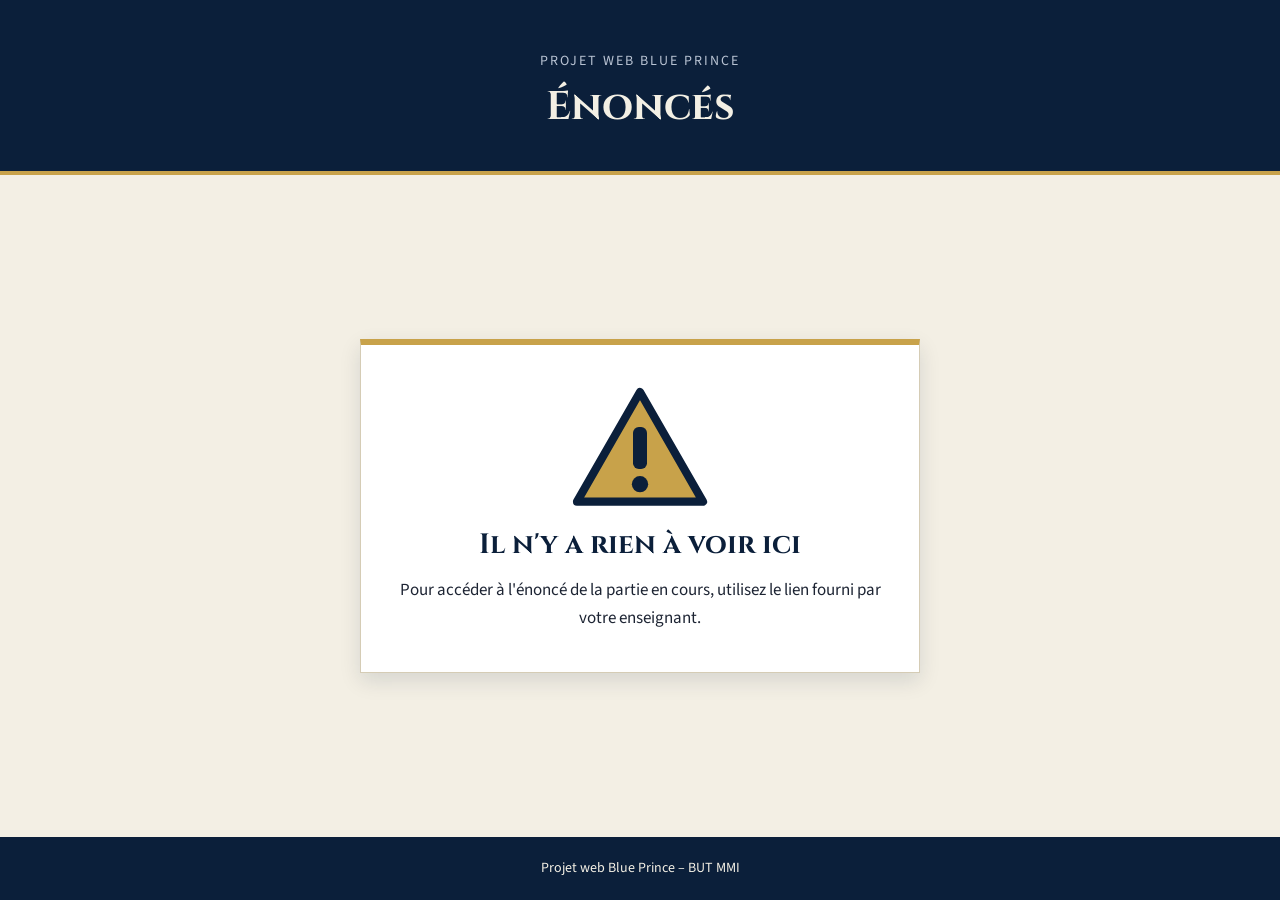
<file: index.html>
<!DOCTYPE html>
<html lang="fr">
<head>
    <meta charset="UTF-8">
    <meta name="viewport" content="width=device-width, initial-scale=1.0">
    <meta name="robots" content="noindex">
    <title>Rien à voir ici – Projet Blue Prince</title>
    <link rel="preconnect" href="https://fonts.googleapis.com">
    <link rel="preconnect" href="https://fonts.gstatic.com" crossorigin>
    <link href="https://fonts.googleapis.com/css2?family=Cinzel:wght@500;700&family=Source+Sans+3:wght@400;600&display=swap" rel="stylesheet">
    <link rel="stylesheet" href="style.css">
    <style>
        /* Styles propres à cette page, en complément de style.css */
        body {
            display: flex;
            flex-direction: column;
            min-height: 100vh;
        }

        .rien-a-voir {
            flex: 1;
            display: flex;
            align-items: center;
            justify-content: center;
            padding: 60px 20px;
        }

        .panneau-message {
            max-width: 560px;
            padding: 40px 30px;
            text-align: center;
            background-color: #ffffff;
            border: 1px solid #d5ccb5;
            border-top: 6px solid #c8a24a;
            box-shadow: 0 8px 20px rgba(11, 31, 58, 0.12);
        }

        .panneau-attention {
            width: 140px;
            height: auto;
            margin-bottom: 10px;
        }

        .panneau-message h2 {
            margin: 0 0 15px 0;
            font-family: "Cinzel", Georgia, serif;
            font-size: 28px;
            line-height: 1.2;
            color: #0b1f3a;
        }

        .panneau-message p {
            margin: 0;
        }
    </style>
</head>
<body>

    <header class="entete">
        <p class="projet">Projet web Blue Prince</p>
        <h1>Énoncés</h1>
    </header>

    <main class="rien-a-voir">
        <section class="panneau-message">
            <!-- Panneau « attention » dessiné en SVG -->
            <svg class="panneau-attention" viewBox="0 0 120 106" role="img" aria-label="Panneau attention">
                <path d="M60 6 L114 100 L6 100 Z" fill="#c8a24a" stroke="#0b1f3a" stroke-width="7" stroke-linejoin="round"/>
                <rect x="54" y="36" width="12" height="36" rx="5" fill="#0b1f3a"/>
                <circle cx="60" cy="85" r="7" fill="#0b1f3a"/>
            </svg>
            <h2>Il n'y a rien à voir ici</h2>
            <p>Pour accéder à l'énoncé de la partie en cours, utilisez le lien fourni par votre enseignant.</p>
        </section>
    </main>

    <footer class="pied">
        <p>Projet web Blue Prince – BUT MMI</p>
    </footer>

</body>
</html>
</file>
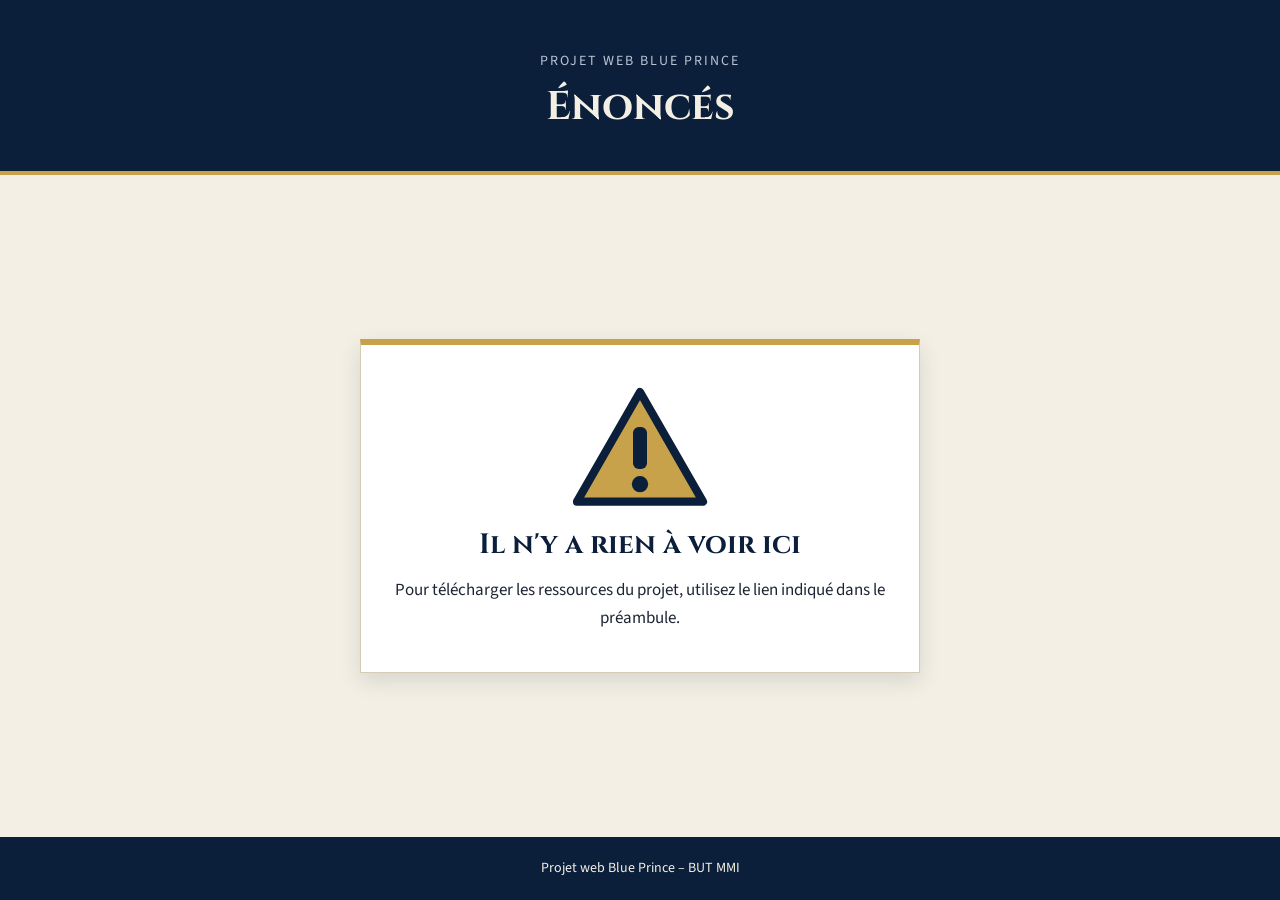
<file: ressources/index.html>
<!DOCTYPE html>
<html lang="fr">
<head>
    <meta charset="UTF-8">
    <meta name="viewport" content="width=device-width, initial-scale=1.0">
    <meta name="robots" content="noindex">
    <title>Rien à voir ici – Projet Blue Prince</title>
    <link rel="preconnect" href="https://fonts.googleapis.com">
    <link rel="preconnect" href="https://fonts.gstatic.com" crossorigin>
    <link href="https://fonts.googleapis.com/css2?family=Cinzel:wght@500;700&family=Source+Sans+3:wght@400;600&display=swap" rel="stylesheet">
    <link rel="stylesheet" href="../style.css">
    <style>
        /* Styles propres à cette page, en complément de style.css */
        body {
            display: flex;
            flex-direction: column;
            min-height: 100vh;
        }

        .rien-a-voir {
            flex: 1;
            display: flex;
            align-items: center;
            justify-content: center;
            padding: 60px 20px;
        }

        .panneau-message {
            max-width: 560px;
            padding: 40px 30px;
            text-align: center;
            background-color: #ffffff;
            border: 1px solid #d5ccb5;
            border-top: 6px solid #c8a24a;
            box-shadow: 0 8px 20px rgba(11, 31, 58, 0.12);
        }

        .panneau-attention {
            width: 140px;
            height: auto;
            margin-bottom: 10px;
        }

        .panneau-message h2 {
            margin: 0 0 15px 0;
            font-family: "Cinzel", Georgia, serif;
            font-size: 28px;
            line-height: 1.2;
            color: #0b1f3a;
        }

        .panneau-message p {
            margin: 0;
        }
    </style>
</head>
<body>

    <header class="entete">
        <p class="projet">Projet web Blue Prince</p>
        <h1>Énoncés</h1>
    </header>

    <main class="rien-a-voir">
        <section class="panneau-message">
            <!-- Panneau « attention » dessiné en SVG -->
            <svg class="panneau-attention" viewBox="0 0 120 106" role="img" aria-label="Panneau attention">
                <path d="M60 6 L114 100 L6 100 Z" fill="#c8a24a" stroke="#0b1f3a" stroke-width="7" stroke-linejoin="round"/>
                <rect x="54" y="36" width="12" height="36" rx="5" fill="#0b1f3a"/>
                <circle cx="60" cy="85" r="7" fill="#0b1f3a"/>
            </svg>
            <h2>Il n'y a rien à voir ici</h2>
            <p>Pour télécharger les ressources du projet, utilisez le lien indiqué dans le préambule.</p>
        </section>
    </main>

    <footer class="pied">
        <p>Projet web Blue Prince – BUT MMI</p>
    </footer>

</body>
</html>
</file>
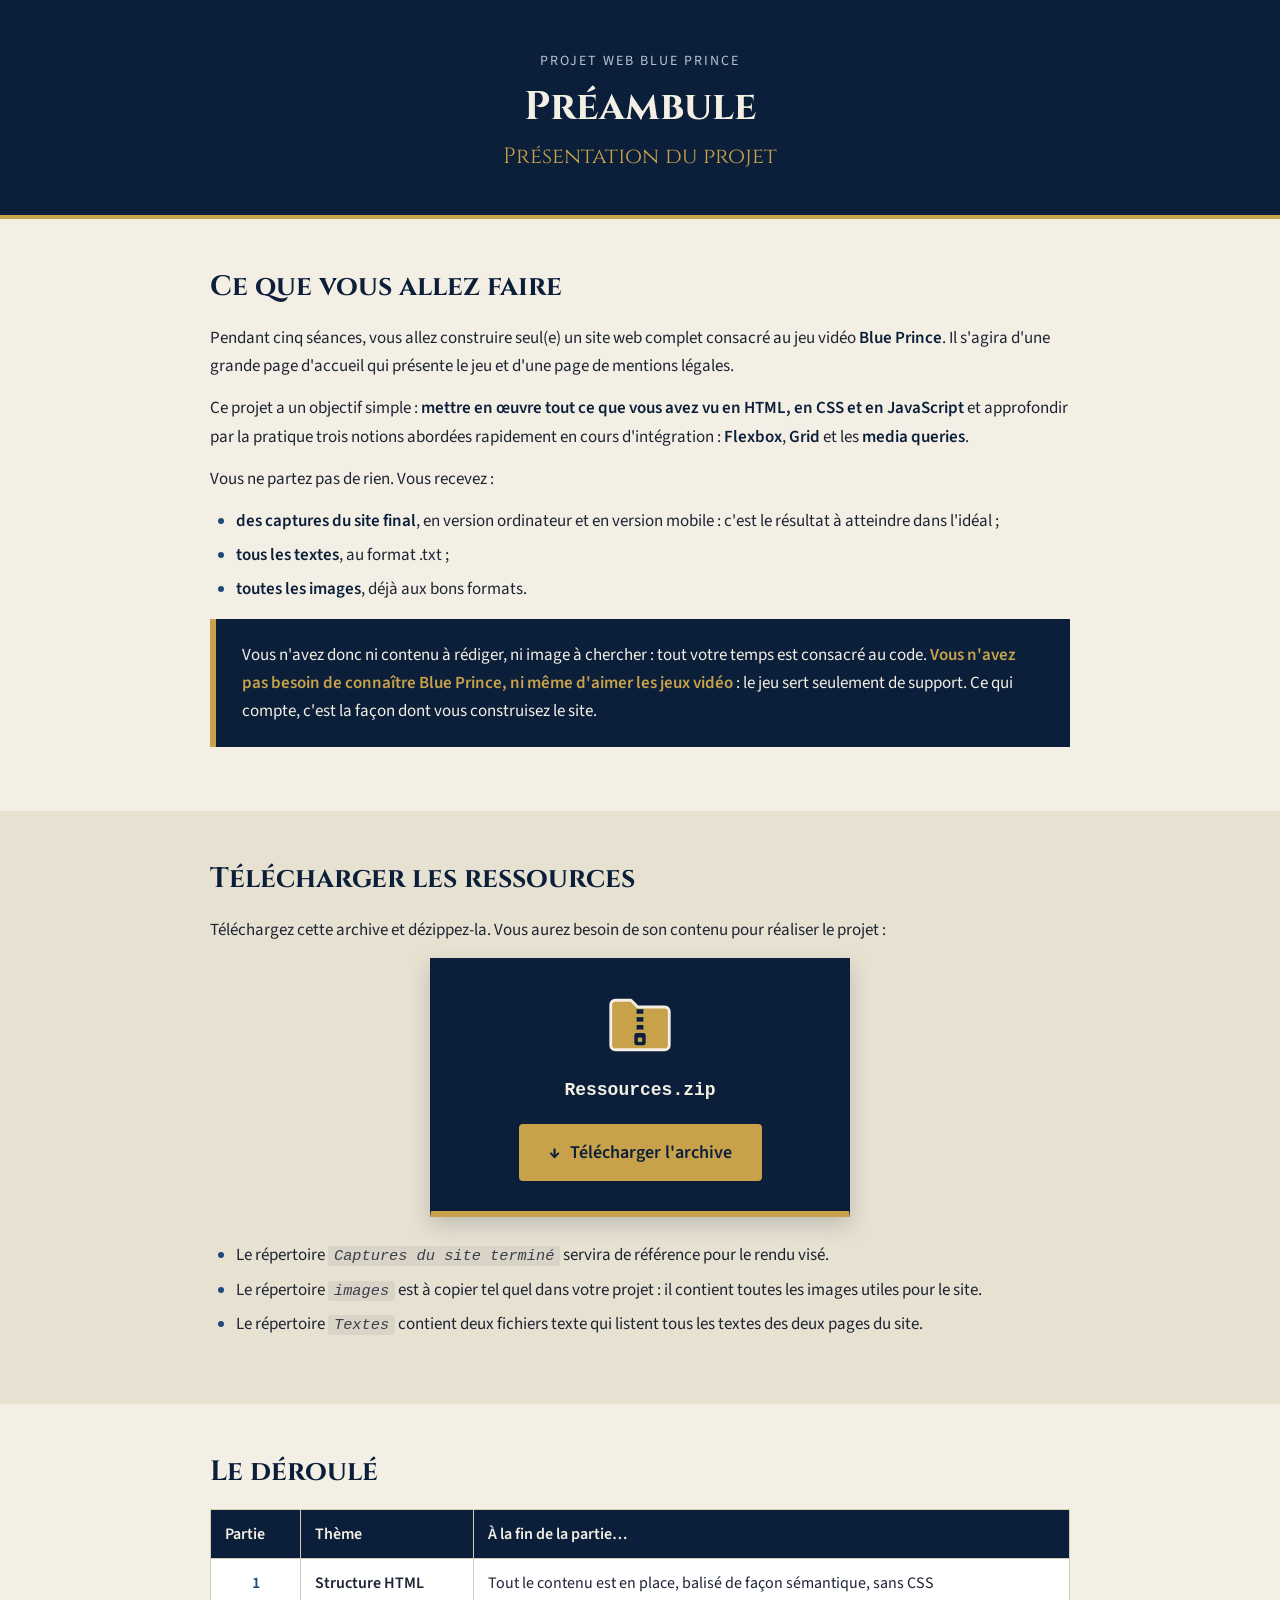
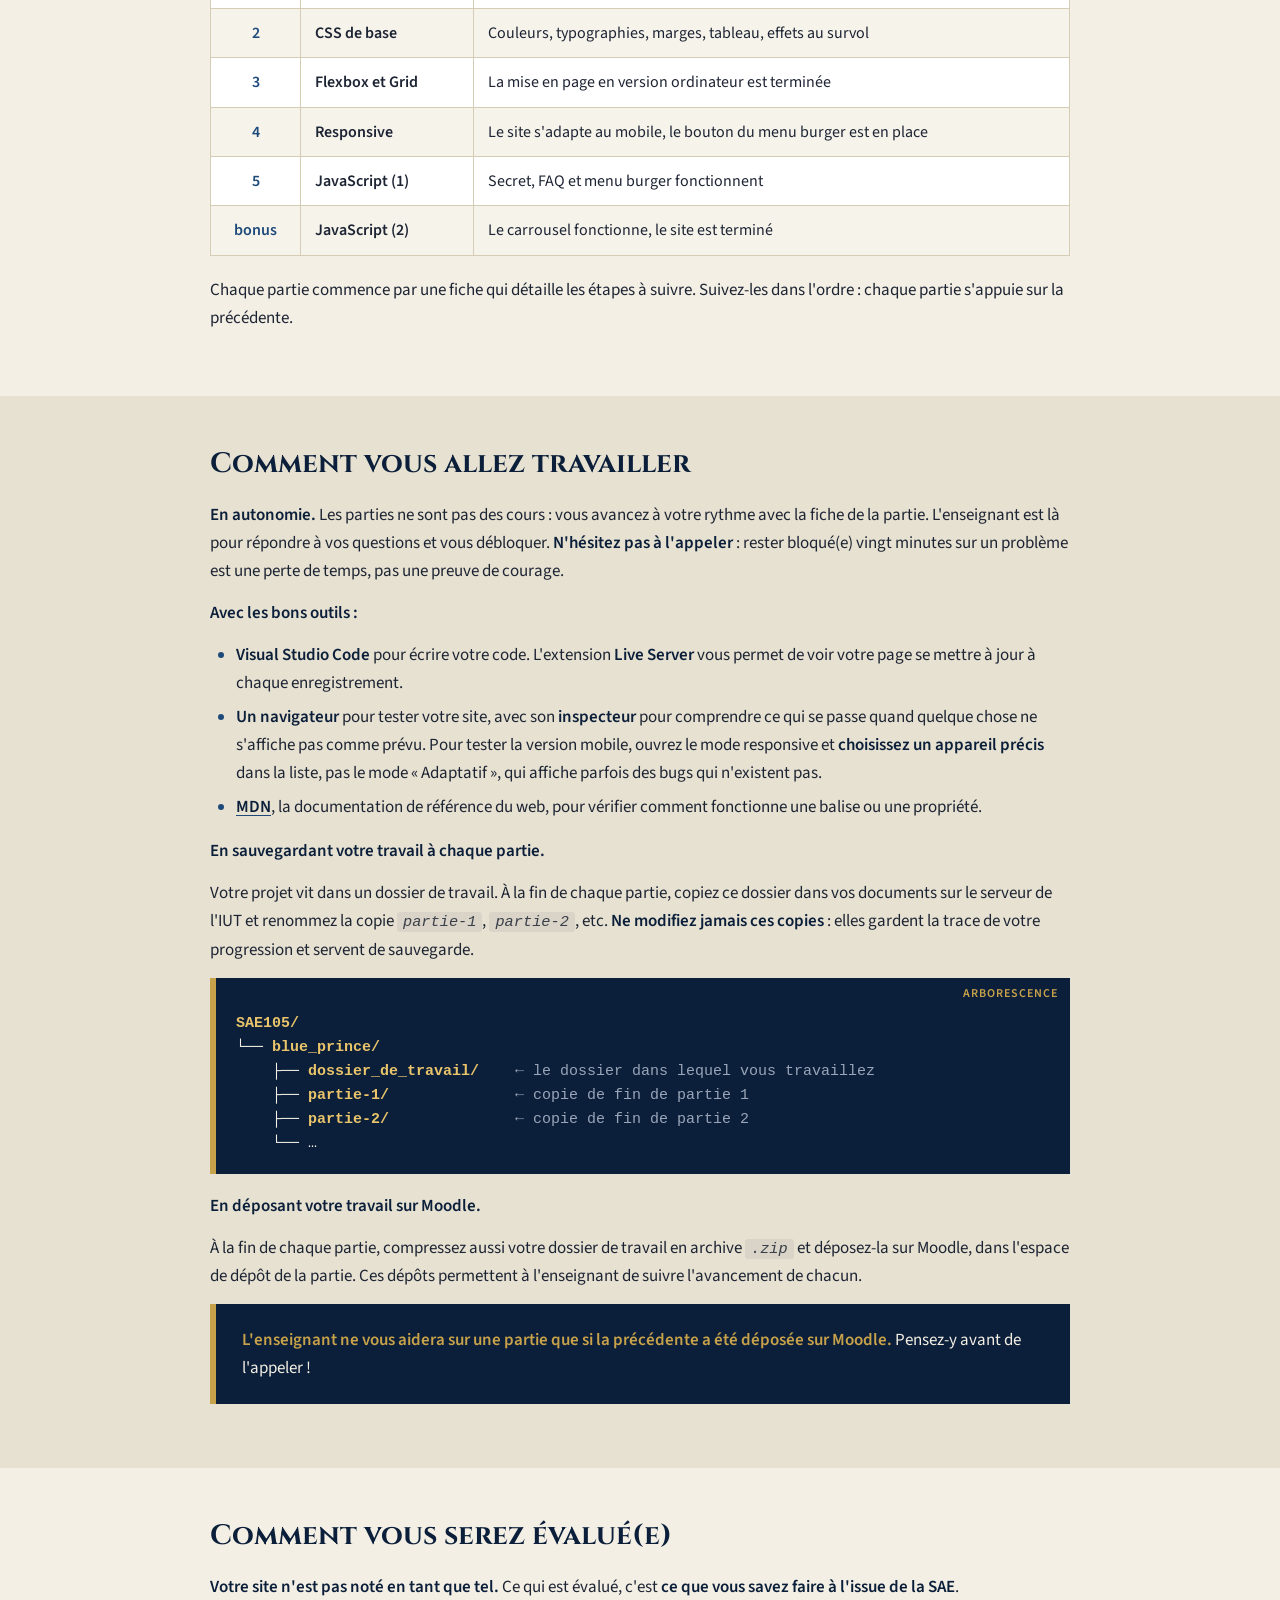
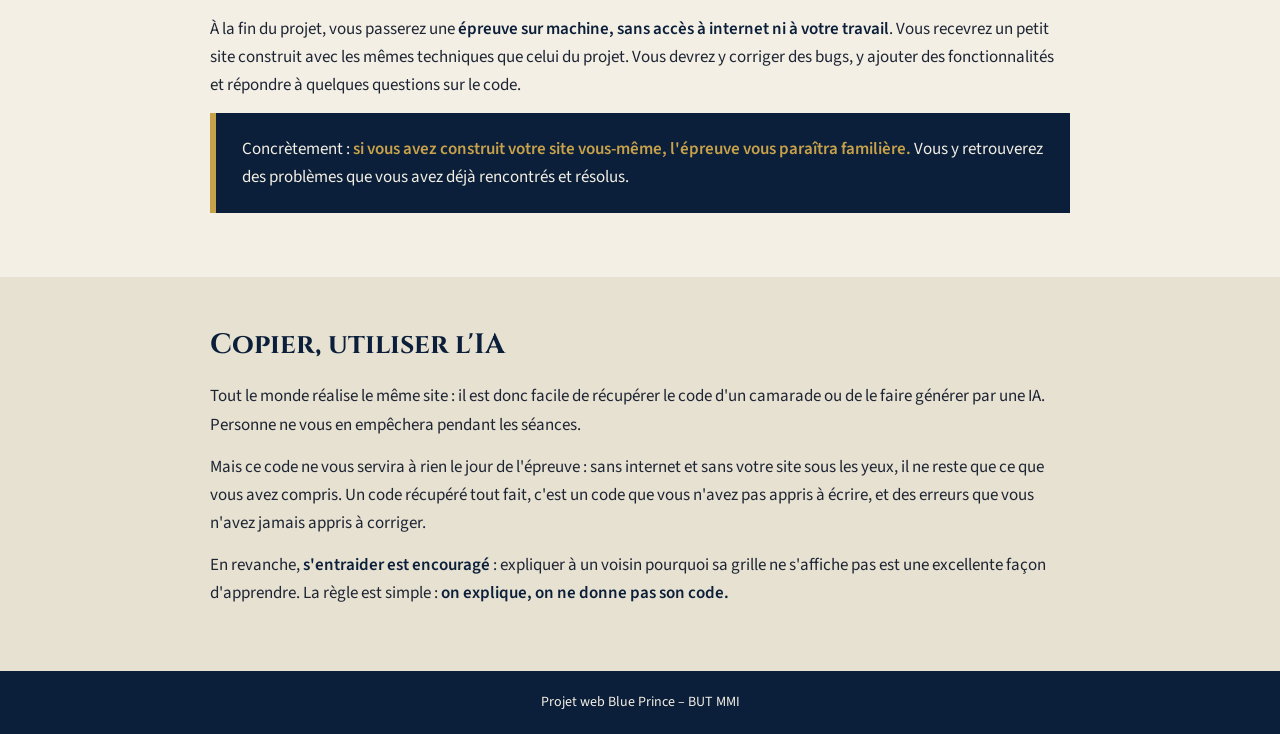
<file: 00-aab6313b-0811-46b5-872d-951de6a28c0b.html>
<!DOCTYPE html>
<html lang="fr">
<head>
    <meta charset="UTF-8">
    <meta name="viewport" content="width=device-width, initial-scale=1.0">
    <meta name="robots" content="noindex">
    <title>Préambule – Projet Blue Prince</title>
    <link rel="preconnect" href="https://fonts.googleapis.com">
    <link rel="preconnect" href="https://fonts.gstatic.com" crossorigin>
    <link href="https://fonts.googleapis.com/css2?family=Cinzel:wght@500;700&family=Source+Sans+3:wght@400;600&display=swap" rel="stylesheet">
    <link rel="stylesheet" href="style.css">
</head>
<body>

    <header class="entete">
        <p class="projet">Projet web Blue Prince</p>
        <h1>Préambule</h1>
        <p class="sous-titre">Présentation du projet</p>
    </header>

    <main>

        <section class="etape">
            <h2>Ce que vous allez faire</h2>

            <p>Pendant cinq séances, vous allez construire seul(e) un site web complet consacré au jeu vidéo <strong>Blue Prince</strong>. Il s'agira d'une grande page d'accueil qui présente le jeu et d'une page de mentions légales.</p>

            <p>Ce projet a un objectif simple : <strong>mettre en œuvre tout ce que vous avez vu en HTML, en CSS et en JavaScript</strong> et approfondir par la pratique trois notions abordées rapidement en cours d'intégration : <strong>Flexbox</strong>, <strong>Grid</strong> et les <strong>media queries</strong>.</p>

            <p>Vous ne partez pas de rien. Vous recevez :</p>
            <ul>
                <li><strong>des captures du site final</strong>, en version ordinateur et en version mobile : c'est le résultat à atteindre dans l'idéal ;</li>
                <li><strong>tous les textes</strong>, au format .txt ;</li>
                <li><strong>toutes les images</strong>, déjà aux bons formats.</li>
            </ul>

            <div class="encart">
                <p>Vous n'avez donc ni contenu à rédiger, ni image à chercher : tout votre temps est consacré au code. <strong>Vous n'avez pas besoin de connaître Blue Prince, ni même d'aimer les jeux vidéo</strong> : le jeu sert seulement de support. Ce qui compte, c'est la façon dont vous construisez le site.</p>
            </div>
        </section>

        <section class="etape" id="ressources">
            <h2>Télécharger les ressources</h2>

            <p>Téléchargez cette archive et dézippez-la. Vous aurez besoin de son contenu pour réaliser le projet :</p>

            <div class="telechargement">
                <svg class="icone-archive" viewBox="0 0 64 64" aria-hidden="true">
                    <!-- Icône « archive » : un dossier avec une fermeture éclair -->
                    <path d="M6 14 a4 4 0 0 1 4-4 h14 l6 6 h24 a4 4 0 0 1 4 4 v30 a4 4 0 0 1-4 4 H10 a4 4 0 0 1-4-4 Z" fill="#c8a24a" stroke="#f3efe4" stroke-width="2.5" stroke-linejoin="round"/>
                    <g fill="#0b1f3a">
                        <rect x="29" y="18" width="6" height="4"/>
                        <rect x="29" y="25" width="6" height="4"/>
                        <rect x="29" y="32" width="6" height="4"/>
                        <rect x="27" y="39" width="10" height="11" rx="2"/>
                    </g>
                    <rect x="30" y="43" width="4" height="4" rx="1" fill="#c8a24a"/>
                </svg>
                <p class="nom-archive">Ressources.zip</p>
                <a class="bouton-telechargement" href="ressources/Ressources.zip" download>Télécharger l'archive</a>
            </div>

            <ul>
                <li>Le répertoire <code class="fichier">Captures du site terminé</code> servira de référence pour le rendu visé.</li>
                <li>Le répertoire <code class="fichier">images</code> est à copier tel quel dans votre projet : il contient toutes les images utiles pour le site.</li>
                <li>Le répertoire <code class="fichier">Textes</code> contient deux fichiers texte qui listent tous les textes des deux pages du site.</li>
            </ul>
        </section>

        <section class="etape">
            <h2>Le déroulé</h2>

            <div class="conteneur-tableau">
                <table class="tableau-deroule">
                    <thead>
                        <tr>
                            <th>Partie</th>
                            <th>Thème</th>
                            <th>À la fin de la partie…</th>
                        </tr>
                    </thead>
                    <tbody>
                        <tr>
                            <td>1</td>
                            <td>Structure HTML</td>
                            <td>Tout le contenu est en place, balisé de façon sémantique, sans CSS</td>
                        </tr>
                        <tr>
                            <td>2</td>
                            <td>CSS de base</td>
                            <td>Couleurs, typographies, marges, tableau, effets au survol</td>
                        </tr>
                        <tr>
                            <td>3</td>
                            <td>Flexbox et Grid</td>
                            <td>La mise en page en version ordinateur est terminée</td>
                        </tr>
                        <tr>
                            <td>4</td>
                            <td>Responsive</td>
                            <td>Le site s'adapte au mobile, le bouton du menu burger est en place</td>
                        </tr>
                        <tr>
                            <td>5</td>
                            <td>JavaScript (1)</td>
                            <td>Secret, FAQ et menu burger fonctionnent</td>
                        </tr>
                        <tr>
                            <td>bonus</td>
                            <td>JavaScript (2)</td>
                            <td>Le carrousel fonctionne, le site est terminé</td>
                        </tr>
                    </tbody>
                </table>
            </div>

            <p>Chaque partie commence par une fiche qui détaille les étapes à suivre. Suivez-les dans l'ordre : chaque partie s'appuie sur la précédente.</p>
        </section>

        <section class="etape">
            <h2>Comment vous allez travailler</h2>

            <p><strong>En autonomie.</strong> Les parties ne sont pas des cours : vous avancez à votre rythme avec la fiche de la partie. L'enseignant est là pour répondre à vos questions et vous débloquer. <strong>N'hésitez pas à l'appeler</strong> : rester bloqué(e) vingt minutes sur un problème est une perte de temps, pas une preuve de courage.</p>

            <p class="titre-liste">Avec les bons outils :</p>
            <ul>
                <li><strong>Visual Studio Code</strong> pour écrire votre code. L'extension <strong>Live Server</strong> vous permet de voir votre page se mettre à jour à chaque enregistrement.</li>
                <li><strong>Un navigateur</strong> pour tester votre site, avec son <strong>inspecteur</strong> pour comprendre ce qui se passe quand quelque chose ne s'affiche pas comme prévu. Pour tester la version mobile, ouvrez le mode responsive et <strong>choisissez un appareil précis</strong> dans la liste, pas le mode « Adaptatif », qui affiche parfois des bugs qui n'existent pas.</li>
                <li><a href="https://developer.mozilla.org/fr/"><strong>MDN</strong></a>, la documentation de référence du web, pour vérifier comment fonctionne une balise ou une propriété.</li>
            </ul>

            <p class="titre-liste">En sauvegardant votre travail à chaque partie.</p>
            <p>Votre projet vit dans un dossier de travail. À la fin de chaque partie, copiez ce dossier dans vos documents sur le serveur de l'IUT et renommez la copie <code class="fichier">partie-1</code>, <code class="fichier">partie-2</code>, etc. <strong>Ne modifiez jamais ces copies</strong> : elles gardent la trace de votre progression et servent de sauvegarde.</p>

<pre data-langage="Arborescence"><code><span class="t-dossier">SAE105/</span>
└── <span class="t-dossier">blue_prince/</span>
    ├── <span class="t-dossier">dossier_de_travail/</span>    <span class="t-note">← le dossier dans lequel vous travaillez</span>
    ├── <span class="t-dossier">partie-1/</span>              <span class="t-note">← copie de fin de partie 1</span>
    ├── <span class="t-dossier">partie-2/</span>              <span class="t-note">← copie de fin de partie 2</span>
    └── …</code></pre>

            <p class="titre-liste">En déposant votre travail sur Moodle.</p>
            <p>À la fin de chaque partie, compressez aussi votre dossier de travail en archive <code class="fichier">.zip</code> et déposez-la sur Moodle, dans l'espace de dépôt de la partie. Ces dépôts permettent à l'enseignant de suivre l'avancement de chacun.</p>

            <div class="encart">
                <p><strong>L'enseignant ne vous aidera sur une partie que si la précédente a été déposée sur Moodle.</strong> Pensez-y avant de l'appeler !</p>
            </div>

        </section>

        <section class="etape">
            <h2>Comment vous serez évalué(e)</h2>

            <p><strong>Votre site n'est pas noté en tant que tel.</strong> Ce qui est évalué, c'est <strong>ce que vous savez faire à l'issue de la SAE</strong>.</p>

            <p>À la fin du projet, vous passerez une <strong>épreuve sur machine, sans accès à internet ni à votre travail</strong>. Vous recevrez un petit site construit avec les mêmes techniques que celui du projet. Vous devrez y corriger des bugs, y ajouter des fonctionnalités et répondre à quelques questions sur le code.</p>

            <div class="encart">
                <p>Concrètement : <strong>si vous avez construit votre site vous-même, l'épreuve vous paraîtra familière.</strong> Vous y retrouverez des problèmes que vous avez déjà rencontrés et résolus.</p>
            </div>
        </section>

        <section class="etape">
            <h2>Copier, utiliser l'IA</h2>

            <p>Tout le monde réalise le même site : il est donc facile de récupérer le code d'un camarade ou de le faire générer par une IA. Personne ne vous en empêchera pendant les séances.</p>

            <p>Mais ce code ne vous servira à rien le jour de l'épreuve : sans internet et sans votre site sous les yeux, il ne reste que ce que vous avez compris. Un code récupéré tout fait, c'est un code que vous n'avez pas appris à écrire, et des erreurs que vous n'avez jamais appris à corriger.</p>

            <p>En revanche, <strong>s'entraider est encouragé</strong> : expliquer à un voisin pourquoi sa grille ne s'affiche pas est une excellente façon d'apprendre. La règle est simple : <strong>on explique, on ne donne pas son code.</strong></p>
        </section>

    </main>

    <footer class="pied">
        <p>Projet web Blue Prince – BUT MMI</p>
    </footer>

</body>
</html>
</file>
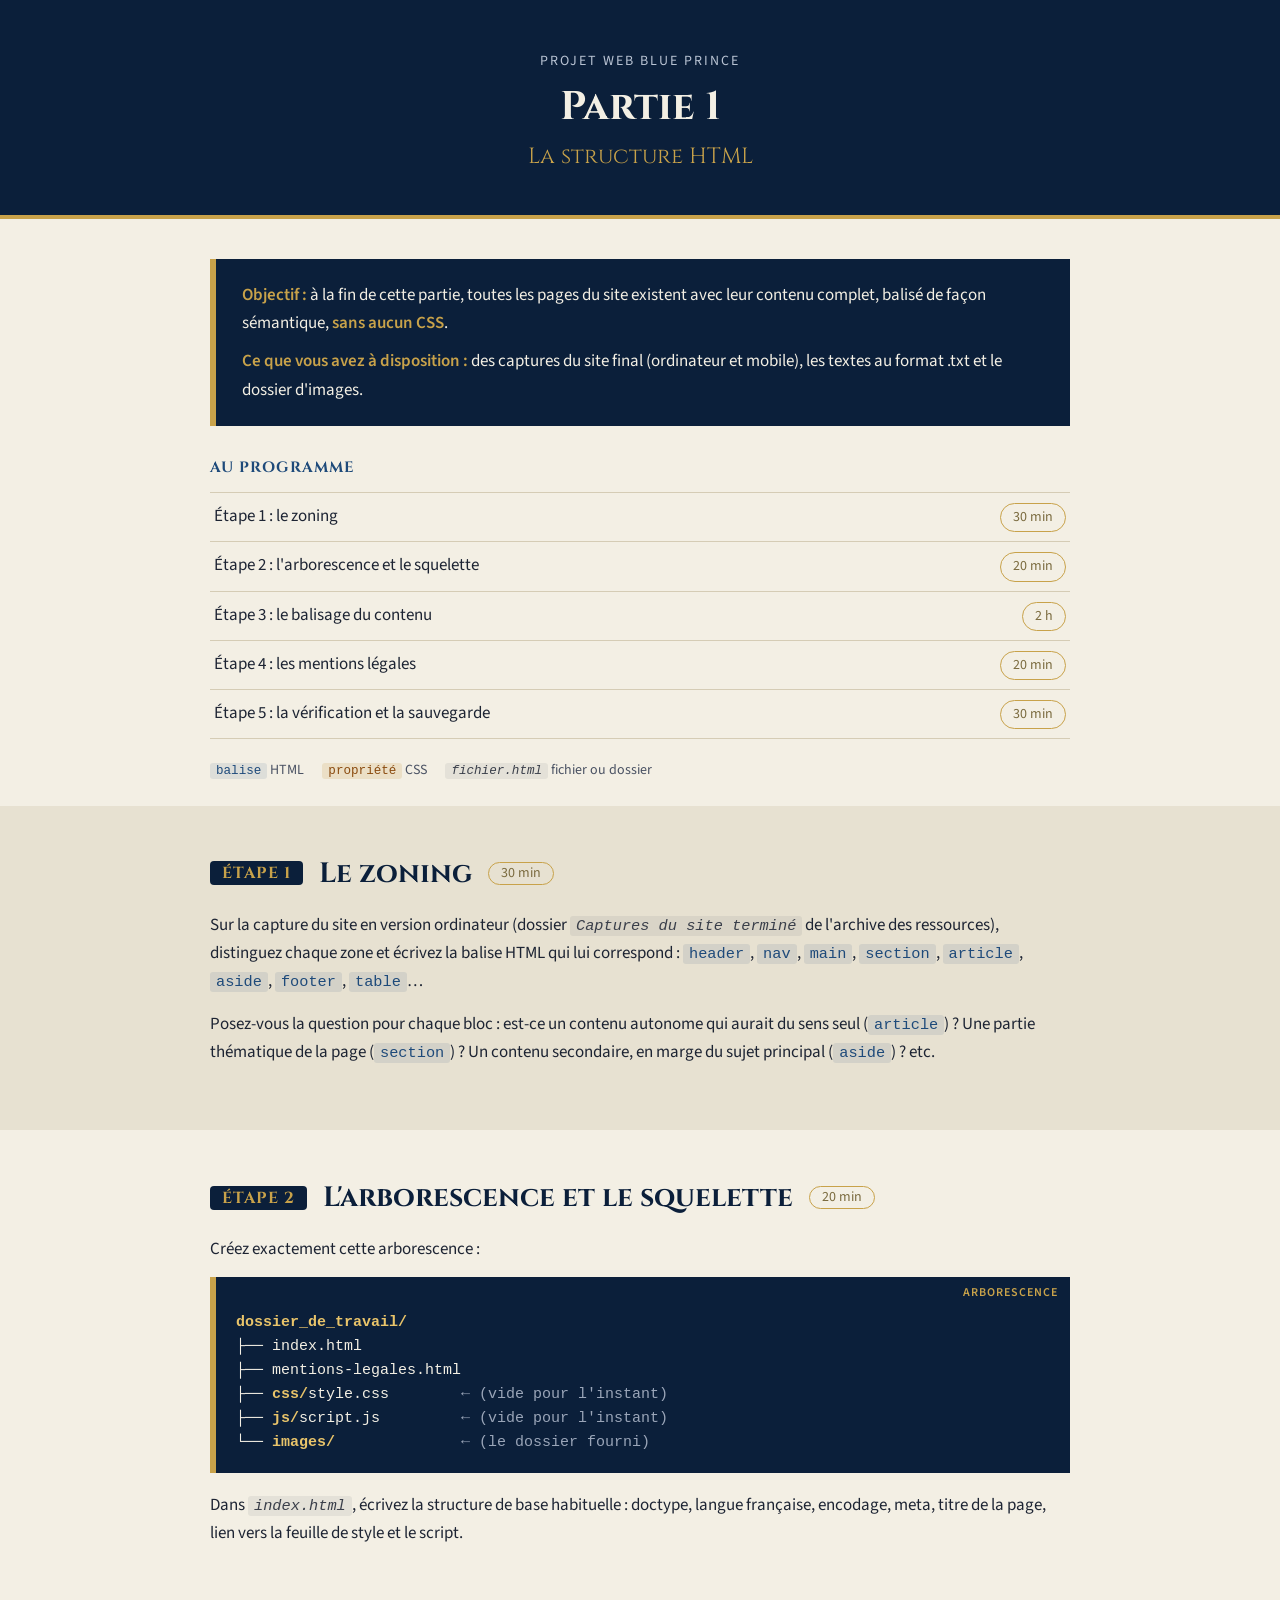
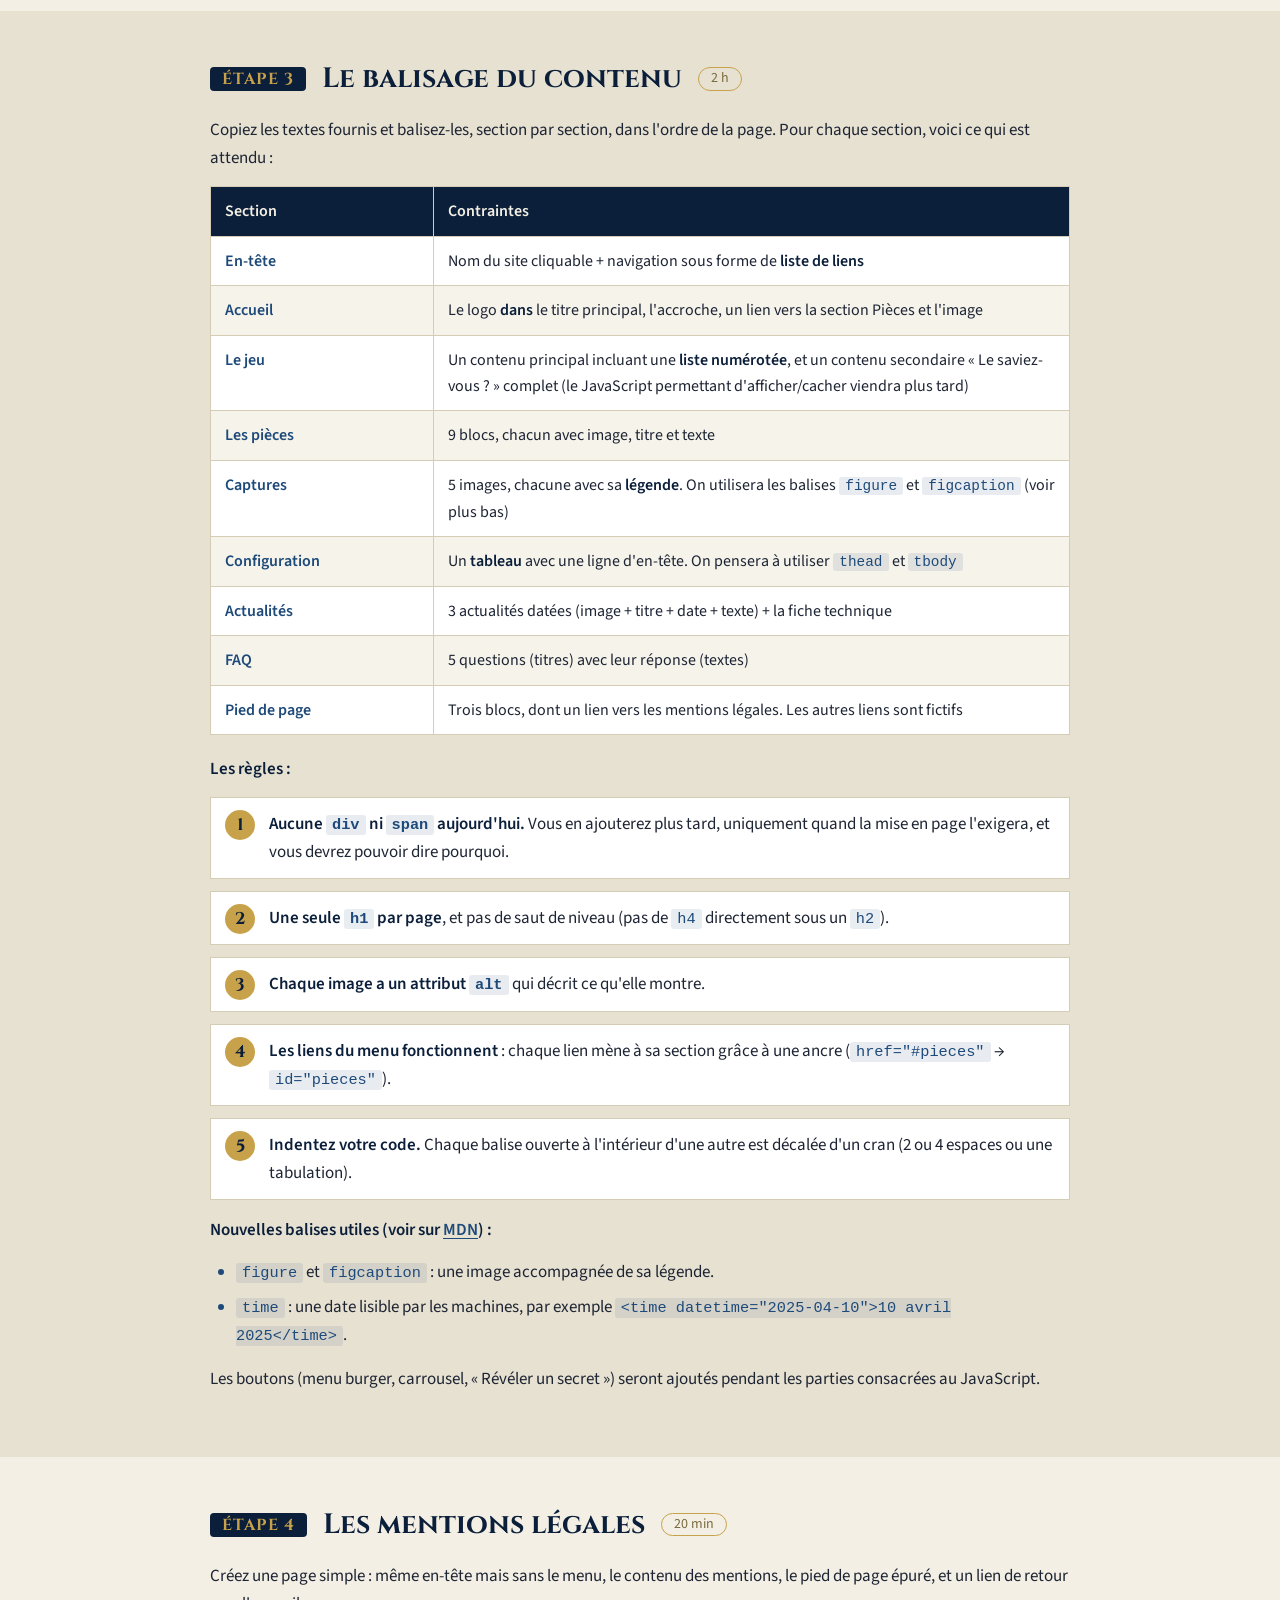
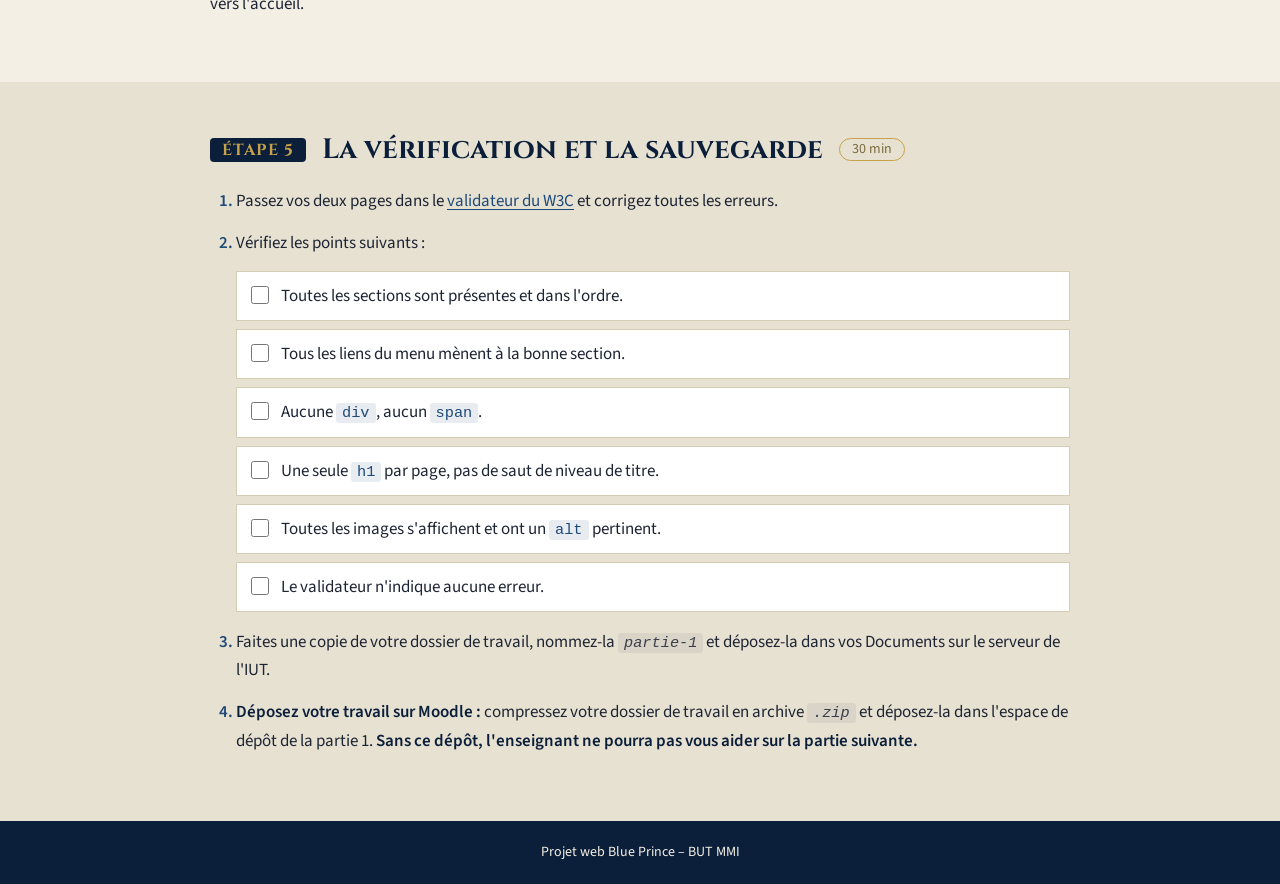
<file: 01-1b920a90-a9a9-49ac-92e9-d7081332882d.html>
<!DOCTYPE html>
<html lang="fr">
<head>
    <meta charset="UTF-8">
    <meta name="viewport" content="width=device-width, initial-scale=1.0">
    <meta name="robots" content="noindex">
    <title>Partie 1 – La structure HTML – Projet Blue Prince</title>
    <link rel="preconnect" href="https://fonts.googleapis.com">
    <link rel="preconnect" href="https://fonts.gstatic.com" crossorigin>
    <link href="https://fonts.googleapis.com/css2?family=Cinzel:wght@500;700&family=Source+Sans+3:wght@400;600&display=swap" rel="stylesheet">
    <link rel="stylesheet" href="style.css">
</head>
<body>

    <header class="entete">
        <p class="projet">Projet web Blue Prince</p>
        <h1>Partie 1</h1>
        <p class="sous-titre">La structure HTML</p>
    </header>

    <main>

        <section class="introduction">
            <div class="encart">
                <p><strong>Objectif :</strong> à la fin de cette partie, toutes les pages du site existent avec leur contenu complet, balisé de façon sémantique, <strong>sans aucun CSS</strong>.</p>
                <p><strong>Ce que vous avez à disposition :</strong> des captures du site final (ordinateur et mobile), les textes au format .txt et le dossier d'images.</p>
            </div>

            <nav class="deroule" aria-label="Déroulé de la partie">
                <h2>Au programme</h2>
                <ol>
                    <li><a href="#etape-1"><span>Étape 1 : le zoning</span><span class="duree">30 min</span></a></li>
                    <li><a href="#etape-2"><span>Étape 2 : l'arborescence et le squelette</span><span class="duree">20 min</span></a></li>
                    <li><a href="#etape-3"><span>Étape 3 : le balisage du contenu</span><span class="duree">2 h</span></a></li>
                    <li><a href="#etape-4"><span>Étape 4 : les mentions légales</span><span class="duree">20 min</span></a></li>
                    <li><a href="#etape-5"><span>Étape 5 : la vérification et la sauvegarde</span><span class="duree">30 min</span></a></li>
                </ol>
            </nav>

            <p class="legende-code">
                <span><code class="html">balise</code> HTML</span>
                <span><code class="css">propriété</code> CSS</span>
                <span><code class="fichier">fichier.html</code> fichier ou dossier</span>
            </p>
        </section>

        <section class="etape" id="etape-1">
            <h2><span class="numero-etape">Étape 1</span> Le zoning <span class="duree">30 min</span></h2>

            <p>Sur la capture du site en version ordinateur (dossier <code class="fichier">Captures du site terminé</code> de l'archive des ressources), distinguez chaque zone et écrivez la balise HTML qui lui correspond : <code class="html">header</code>, <code class="html">nav</code>, <code class="html">main</code>, <code class="html">section</code>, <code class="html">article</code>, <code class="html">aside</code>, <code class="html">footer</code>, <code class="html">table</code>…</p>

            <p>Posez-vous la question pour chaque bloc : est-ce un contenu autonome qui aurait du sens seul (<code class="html">article</code>) ? Une partie thématique de la page (<code class="html">section</code>) ? Un contenu secondaire, en marge du sujet principal (<code class="html">aside</code>) ? etc.</p>
        </section>

        <section class="etape" id="etape-2">
            <h2><span class="numero-etape">Étape 2</span> L'arborescence et le squelette <span class="duree">20 min</span></h2>

            <p>Créez exactement cette arborescence :</p>

<pre data-langage="Arborescence"><code><span class="t-dossier">dossier_de_travail/</span>
├── index.html
├── mentions-legales.html
├── <span class="t-dossier">css/</span>style.css        <span class="t-note">← (vide pour l'instant)</span>
├── <span class="t-dossier">js/</span>script.js         <span class="t-note">← (vide pour l'instant)</span>
└── <span class="t-dossier">images/</span>              <span class="t-note">← (le dossier fourni)</span></code></pre>

            <p>Dans <code class="fichier">index.html</code>, écrivez la structure de base habituelle : doctype, langue française, encodage, meta, titre de la page, lien vers la feuille de style et le script.</p>
        </section>

        <section class="etape" id="etape-3">
            <h2><span class="numero-etape">Étape 3</span> Le balisage du contenu <span class="duree">2 h</span></h2>

            <p>Copiez les textes fournis et balisez-les, section par section, dans l'ordre de la page. Pour chaque section, voici ce qui est attendu :</p>

            <div class="conteneur-tableau">
                <table>
                    <thead>
                        <tr>
                            <th>Section</th>
                            <th>Contraintes</th>
                        </tr>
                    </thead>
                    <tbody>
                        <tr>
                            <td>En-tête</td>
                            <td>Nom du site cliquable + navigation sous forme de <strong>liste de liens</strong></td>
                        </tr>
                        <tr>
                            <td>Accueil</td>
                            <td>Le logo <strong>dans</strong> le titre principal, l'accroche, un lien vers la section Pièces et l'image</td>
                        </tr>
                        <tr>
                            <td>Le jeu</td>
                            <td>Un contenu principal incluant une <strong>liste numérotée</strong>, et un contenu secondaire « Le saviez-vous ? » complet (le JavaScript permettant d'afficher/cacher viendra plus tard)</td>
                        </tr>
                        <tr>
                            <td>Les pièces</td>
                            <td>9 blocs, chacun avec image, titre et texte</td>
                        </tr>
                        <tr>
                            <td>Captures</td>
                            <td>5 images, chacune avec sa <strong>légende</strong>. On utilisera les balises <code class="html">figure</code> et <code class="html">figcaption</code> (voir plus bas)</td>
                        </tr>
                        <tr>
                            <td>Configuration</td>
                            <td>Un <strong>tableau</strong> avec une ligne d'en-tête. On pensera à utiliser <code class="html">thead</code> et <code class="html">tbody</code></td>
                        </tr>
                        <tr>
                            <td>Actualités</td>
                            <td>3 actualités datées (image + titre + date + texte) + la fiche technique</td>
                        </tr>
                        <tr>
                            <td>FAQ</td>
                            <td>5 questions (titres) avec leur réponse (textes)</td>
                        </tr>
                        <tr>
                            <td>Pied de page</td>
                            <td>Trois blocs, dont un lien vers les mentions légales. Les autres liens sont fictifs</td>
                        </tr>
                    </tbody>
                </table>
            </div>

            <p class="titre-liste">Les règles :</p>
            <ol class="regles">
                <li><strong>Aucune <code class="html">div</code> ni <code class="html">span</code> aujourd'hui.</strong> Vous en ajouterez plus tard, uniquement quand la mise en page l'exigera, et vous devrez pouvoir dire pourquoi.</li>
                <li><strong>Une seule <code class="html">h1</code> par page</strong>, et pas de saut de niveau (pas de <code class="html">h4</code> directement sous un <code class="html">h2</code>).</li>
                <li><strong>Chaque image a un attribut <code class="html">alt</code></strong> qui décrit ce qu'elle montre.</li>
                <li><strong>Les liens du menu fonctionnent</strong> : chaque lien mène à sa section grâce à une ancre (<code class="html">href="#pieces"</code> → <code class="html">id="pieces"</code>).</li>
                <li><strong>Indentez votre code.</strong> Chaque balise ouverte à l'intérieur d'une autre est décalée d'un cran (2 ou 4 espaces ou une tabulation).</li>
            </ol>

            <p class="titre-liste">Nouvelles balises utiles (voir sur <a href="https://developer.mozilla.org/fr/docs/Web/HTML/Element">MDN</a>) :</p>
            <ul>
                <li><code class="html">figure</code> et <code class="html">figcaption</code> : une image accompagnée de sa légende.</li>
                <li><code class="html">time</code> : une date lisible par les machines, par exemple <code class="html">&lt;time datetime="2025-04-10"&gt;10 avril 2025&lt;/time&gt;</code>.</li>
            </ul>

            <p>Les boutons (menu burger, carrousel, « Révéler un secret ») seront ajoutés pendant les parties consacrées au JavaScript.</p>
        </section>

        <section class="etape" id="etape-4">
            <h2><span class="numero-etape">Étape 4</span> Les mentions légales <span class="duree">20 min</span></h2>

            <p>Créez une page simple : même en-tête mais sans le menu, le contenu des mentions, le pied de page épuré, et un lien de retour vers l'accueil.</p>
        </section>

        <section class="etape" id="etape-5">
            <h2><span class="numero-etape">Étape 5</span> La vérification et la sauvegarde <span class="duree">30 min</span></h2>

            <ol>
                <li>
                    <p>Passez vos deux pages dans le <a href="https://validator.w3.org/#validate_by_upload">validateur du W3C</a> et corrigez toutes les erreurs.</p>
                </li>
                <li>
                    <p>Vérifiez les points suivants :</p>
                    <ul class="verification">
                        <li><label><input type="checkbox"><span>Toutes les sections sont présentes et dans l'ordre.</span></label></li>
                        <li><label><input type="checkbox"><span>Tous les liens du menu mènent à la bonne section.</span></label></li>
                        <li><label><input type="checkbox"><span>Aucune <code class="html">div</code>, aucun <code class="html">span</code>.</span></label></li>
                        <li><label><input type="checkbox"><span>Une seule <code class="html">h1</code> par page, pas de saut de niveau de titre.</span></label></li>
                        <li><label><input type="checkbox"><span>Toutes les images s'affichent et ont un <code class="html">alt</code> pertinent.</span></label></li>
                        <li><label><input type="checkbox"><span>Le validateur n'indique aucune erreur.</span></label></li>
                    </ul>
                </li>
                <li>
                    <p>Faites une copie de votre dossier de travail, nommez-la <code class="fichier">partie-1</code> et déposez-la dans vos Documents sur le serveur de l'IUT.</p>
                </li>
                <li>
                    <p><strong>Déposez votre travail sur Moodle :</strong> compressez votre dossier de travail en archive <code class="fichier">.zip</code> et déposez-la dans l'espace de dépôt de la partie 1. <strong>Sans ce dépôt, l'enseignant ne pourra pas vous aider sur la partie suivante.</strong></p>
                </li>
            </ol>
        </section>

    </main>

    <footer class="pied">
        <p>Projet web Blue Prince – BUT MMI</p>
    </footer>

</body>
</html>
</file>
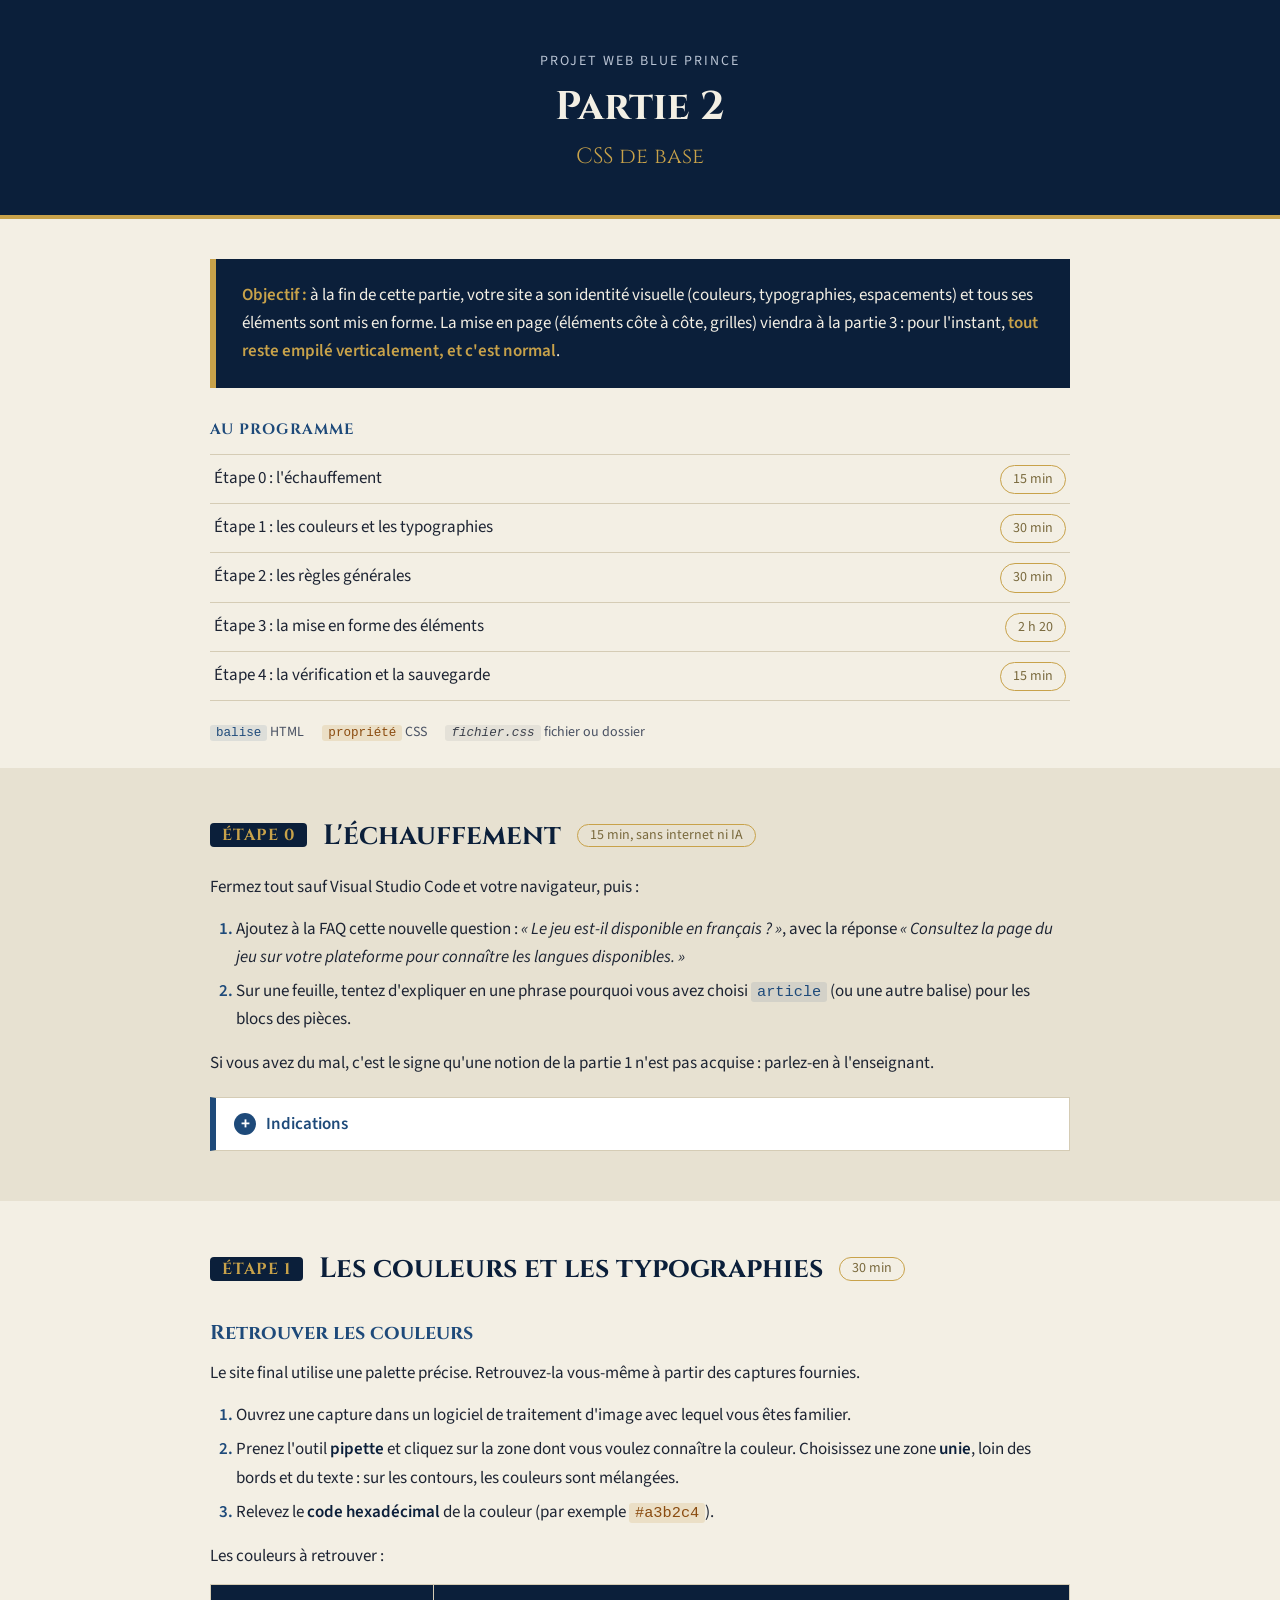
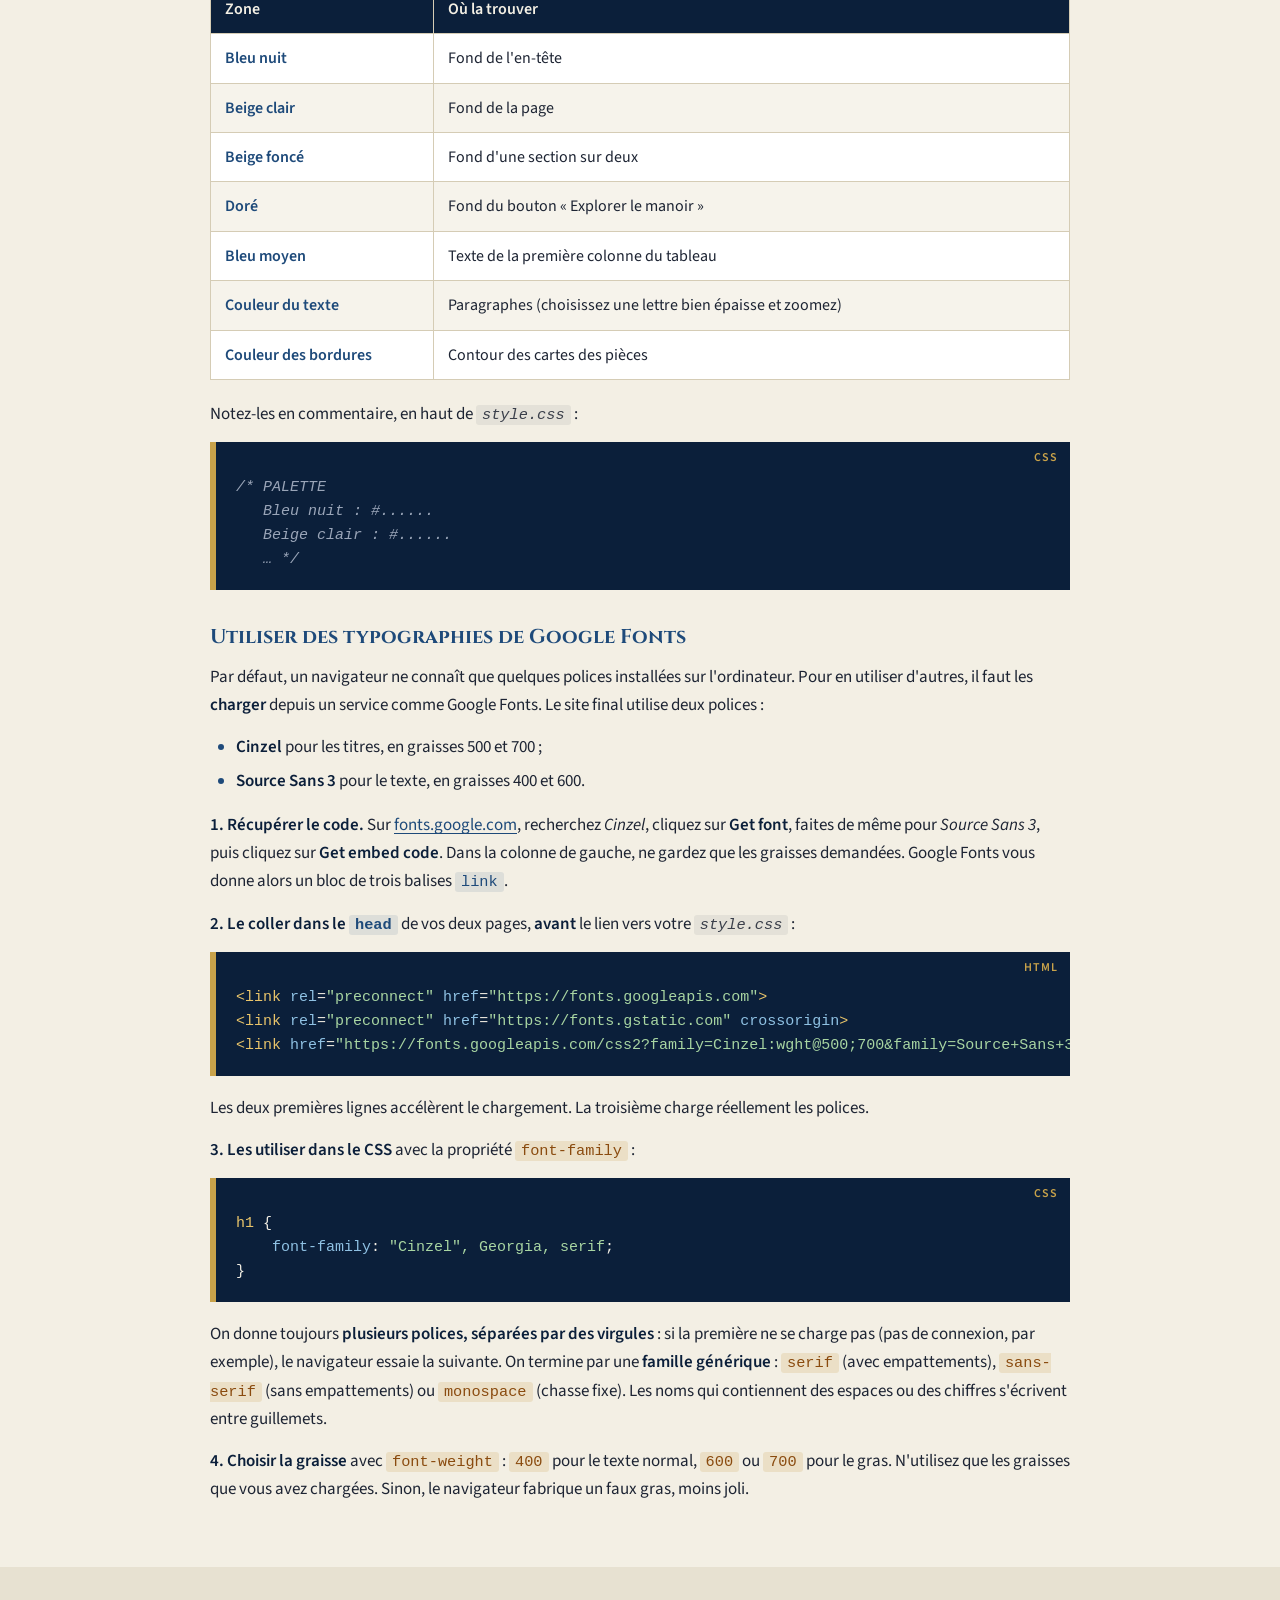
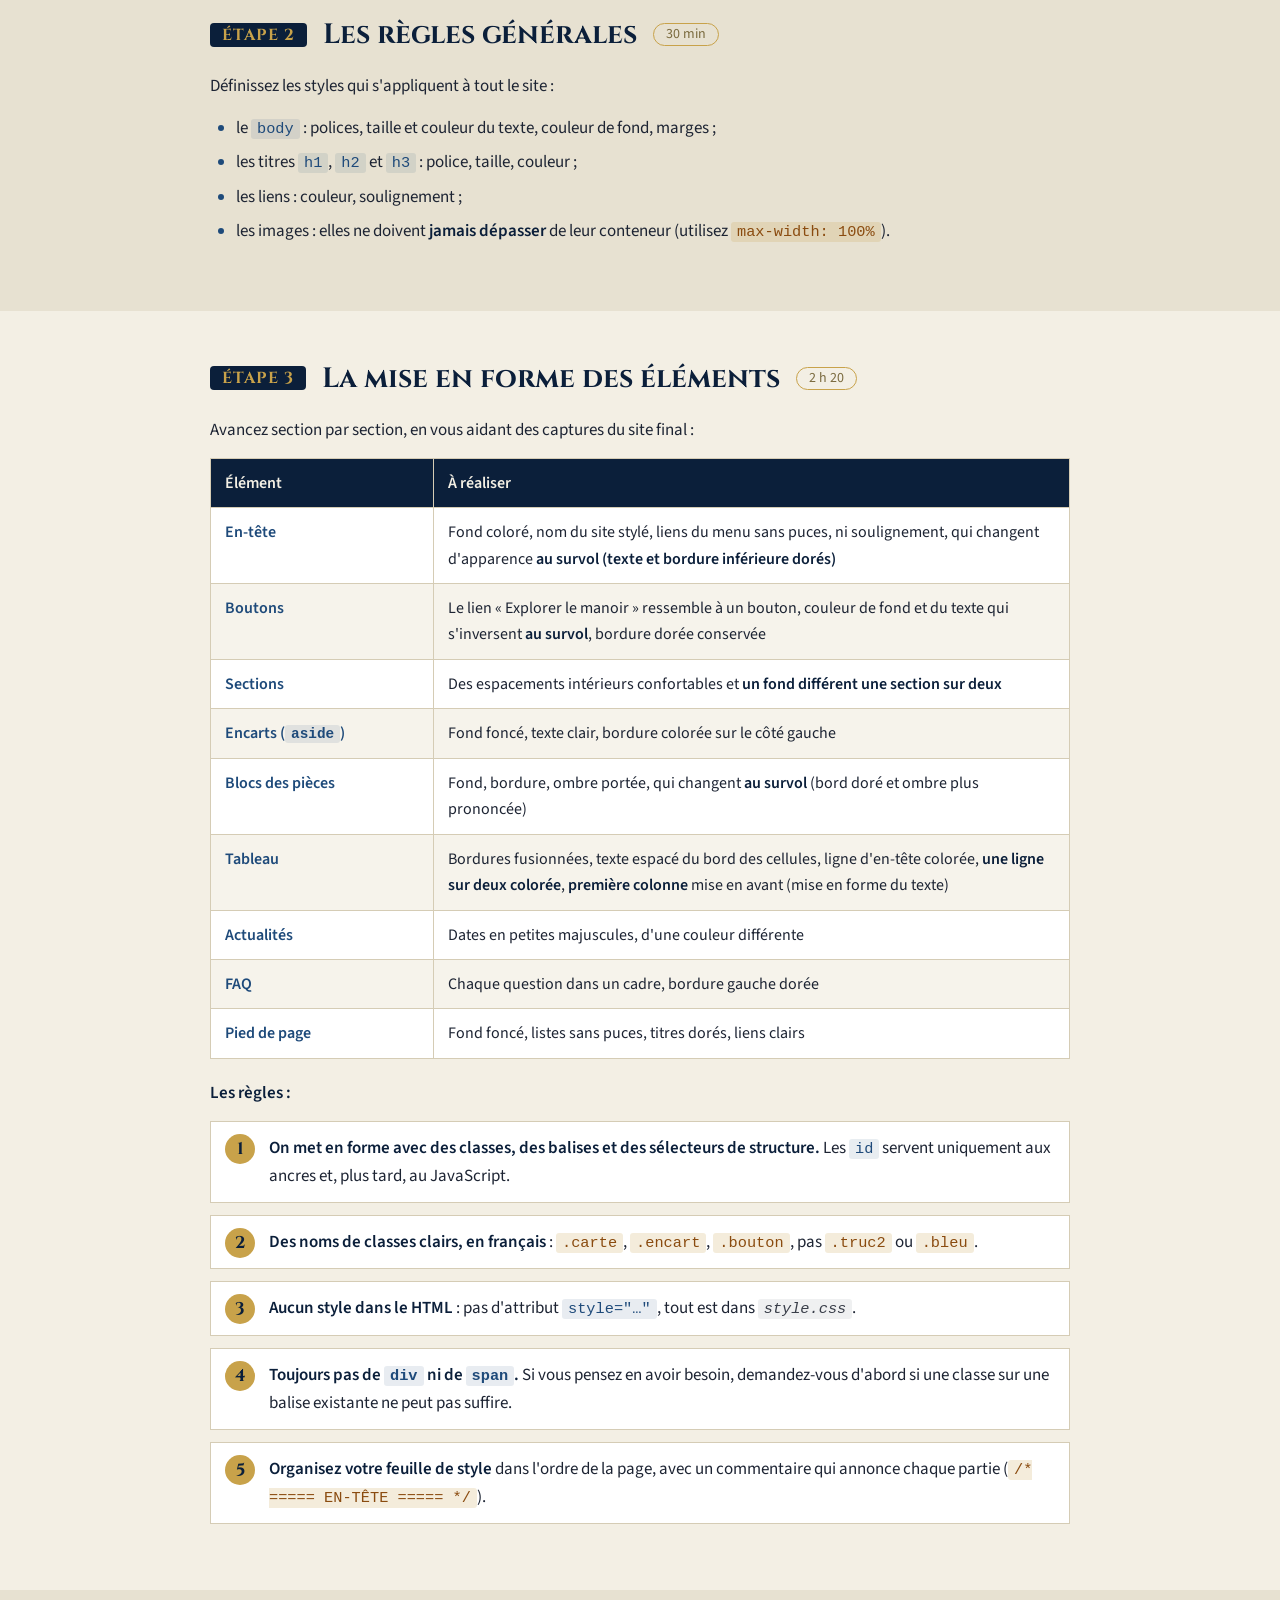
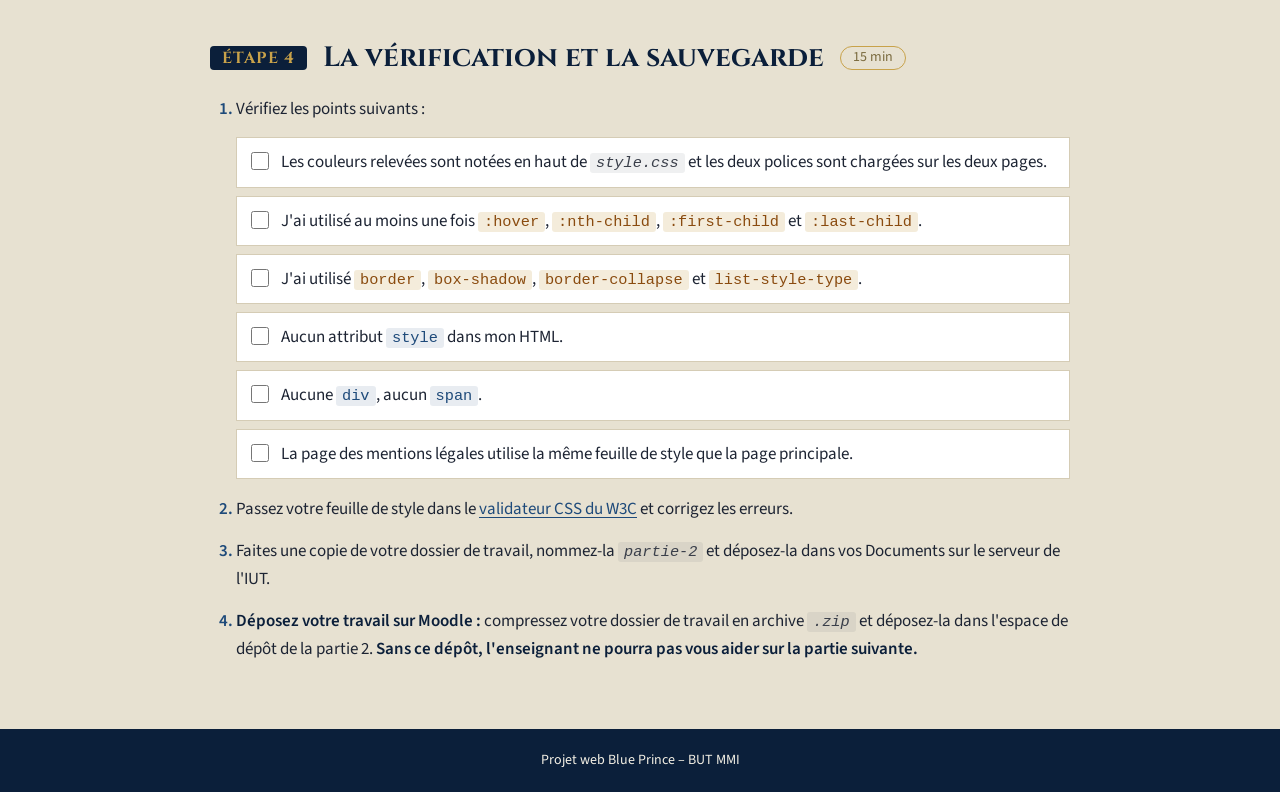
<file: 02-099f226e-fdcf-4d6d-a8fd-4dfdf8dbd083.html>
<!DOCTYPE html>
<html lang="fr">
<head>
    <meta charset="UTF-8">
    <meta name="viewport" content="width=device-width, initial-scale=1.0">
    <meta name="robots" content="noindex">
    <title>Partie 2 – CSS de base – Projet Blue Prince</title>
    <link rel="preconnect" href="https://fonts.googleapis.com">
    <link rel="preconnect" href="https://fonts.gstatic.com" crossorigin>
    <link href="https://fonts.googleapis.com/css2?family=Cinzel:wght@500;700&family=Source+Sans+3:wght@400;600&display=swap" rel="stylesheet">
    <link rel="stylesheet" href="style.css">
</head>
<body>

    <header class="entete">
        <p class="projet">Projet web Blue Prince</p>
        <h1>Partie 2</h1>
        <p class="sous-titre">CSS de base</p>
    </header>

    <main>

        <section class="introduction">
            <div class="encart">
                <p><strong>Objectif :</strong> à la fin de cette partie, votre site a son identité visuelle (couleurs, typographies, espacements) et tous ses éléments sont mis en forme. La mise en page (éléments côte à côte, grilles) viendra à la partie 3 : pour l'instant, <strong>tout reste empilé verticalement, et c'est normal</strong>.</p>
            </div>

            <nav class="deroule" aria-label="Déroulé de la partie">
                <h2>Au programme</h2>
                <ol>
                    <li><a href="#etape-0"><span>Étape 0 : l'échauffement</span><span class="duree">15 min</span></a></li>
                    <li><a href="#etape-1"><span>Étape 1 : les couleurs et les typographies</span><span class="duree">30 min</span></a></li>
                    <li><a href="#etape-2"><span>Étape 2 : les règles générales</span><span class="duree">30 min</span></a></li>
                    <li><a href="#etape-3"><span>Étape 3 : la mise en forme des éléments</span><span class="duree">2 h 20</span></a></li>
                    <li><a href="#etape-4"><span>Étape 4 : la vérification et la sauvegarde</span><span class="duree">15 min</span></a></li>
                </ol>
            </nav>

            <p class="legende-code">
                <span><code class="html">balise</code> HTML</span>
                <span><code class="css">propriété</code> CSS</span>
                <span><code class="fichier">fichier.css</code> fichier ou dossier</span>
            </p>
        </section>

        <section class="etape" id="etape-0">
            <h2><span class="numero-etape">Étape 0</span> L'échauffement <span class="duree">15 min, sans internet ni IA</span></h2>

            <p>Fermez tout sauf Visual Studio Code et votre navigateur, puis :</p>
            <ol>
                <li>Ajoutez à la FAQ cette nouvelle question : <em>« Le jeu est-il disponible en français ? »</em>, avec la réponse <em>« Consultez la page du jeu sur votre plateforme pour connaître les langues disponibles. »</em></li>
                <li>Sur une feuille, tentez d'expliquer en une phrase pourquoi vous avez choisi <code class="html">article</code> (ou une autre balise) pour les blocs des pièces.</li>
            </ol>
            <p>Si vous avez du mal, c'est le signe qu'une notion de la partie 1 n'est pas acquise : parlez-en à l'enseignant.</p>
            <details class="solution">
                <summary>Indications</summary>
                <ol>
                    <li>Dans la section FAQ, dupliquez une question existante avec sa réponse, en gardant <strong>exactement les mêmes balises</strong> que les autres (par exemple un <code class="html">article</code> contenant un <code class="html">h3</code> pour la question et un <code class="html">p</code> pour la réponse), puis remplacez les textes. Vérifiez que le niveau de titre est le même que pour les autres questions.</li>
                    <li>Un bloc de pièce forme un <strong>contenu autonome</strong> : son image, son titre et son texte auraient du sens même publiés seuls, ailleurs que sur cette page. C'est exactement la définition d'<code class="html">article</code>. La <code class="html">section</code> « Les pièces », elle, regroupe ces neuf articles autour d'un même thème. Si vous avez choisi une autre balise, vérifiez qu'elle respecte cette logique.</li>
                </ol>
            </details>
        </section>

        <section class="etape" id="etape-1">
            <h2><span class="numero-etape">Étape 1</span> Les couleurs et les typographies <span class="duree">30 min</span></h2>

            <h3>Retrouver les couleurs</h3>

            <p>Le site final utilise une palette précise. Retrouvez-la vous-même à partir des captures fournies.</p>
            <ol>
                <li>Ouvrez une capture dans un logiciel de traitement d'image avec lequel vous êtes familier.</li>
                <li>Prenez l'outil <strong>pipette</strong> et cliquez sur la zone dont vous voulez connaître la couleur. Choisissez une zone <strong>unie</strong>, loin des bords et du texte : sur les contours, les couleurs sont mélangées.</li>
                <li>Relevez le <strong>code hexadécimal</strong> de la couleur (par exemple <code class="css">#a3b2c4</code>).</li>
            </ol>

            <p>Les couleurs à retrouver :</p>
            <div class="conteneur-tableau">
                <table>
                    <thead>
                        <tr>
                            <th>Zone</th>
                            <th>Où la trouver</th>
                        </tr>
                    </thead>
                    <tbody>
                        <tr>
                            <td>Bleu nuit</td>
                            <td>Fond de l'en-tête</td>
                        </tr>
                        <tr>
                            <td>Beige clair</td>
                            <td>Fond de la page</td>
                        </tr>
                        <tr>
                            <td>Beige foncé</td>
                            <td>Fond d'une section sur deux</td>
                        </tr>
                        <tr>
                            <td>Doré</td>
                            <td>Fond du bouton « Explorer le manoir »</td>
                        </tr>
                        <tr>
                            <td>Bleu moyen</td>
                            <td>Texte de la première colonne du tableau</td>
                        </tr>
                        <tr>
                            <td>Couleur du texte</td>
                            <td>Paragraphes (choisissez une lettre bien épaisse et zoomez)</td>
                        </tr>
                        <tr>
                            <td>Couleur des bordures</td>
                            <td>Contour des cartes des pièces</td>
                        </tr>
                    </tbody>
                </table>
            </div>

            <p>Notez-les en commentaire, en haut de <code class="fichier">style.css</code> :</p>

<pre data-langage="CSS"><code><span class="t-com">/* PALETTE
   Bleu nuit : #......
   Beige clair : #......
   … */</span></code></pre>

            <h3>Utiliser des typographies de Google Fonts</h3>

            <p>Par défaut, un navigateur ne connaît que quelques polices installées sur l'ordinateur. Pour en utiliser d'autres, il faut les <strong>charger</strong> depuis un service comme Google Fonts. Le site final utilise deux polices :</p>
            <ul>
                <li><strong>Cinzel</strong> pour les titres, en graisses 500 et 700 ;</li>
                <li><strong>Source Sans 3</strong> pour le texte, en graisses 400 et 600.</li>
            </ul>

            <p><strong>1. Récupérer le code.</strong> Sur <a href="https://fonts.google.com/">fonts.google.com</a>, recherchez <em>Cinzel</em>, cliquez sur <strong>Get font</strong>, faites de même pour <em>Source Sans 3</em>, puis cliquez sur <strong>Get embed code</strong>. Dans la colonne de gauche, ne gardez que les graisses demandées. Google Fonts vous donne alors un bloc de trois balises <code class="html">link</code>.</p>

            <p><strong>2. Le coller dans le <code class="html">head</code></strong> de vos deux pages, <strong>avant</strong> le lien vers votre <code class="fichier">style.css</code> :</p>

<pre data-langage="HTML"><code><span class="t-balise">&lt;link</span> <span class="t-attr">rel</span>=<span class="t-val">"preconnect"</span> <span class="t-attr">href</span>=<span class="t-val">"https://fonts.googleapis.com"</span><span class="t-balise">&gt;</span>
<span class="t-balise">&lt;link</span> <span class="t-attr">rel</span>=<span class="t-val">"preconnect"</span> <span class="t-attr">href</span>=<span class="t-val">"https://fonts.gstatic.com"</span> <span class="t-attr">crossorigin</span><span class="t-balise">&gt;</span>
<span class="t-balise">&lt;link</span> <span class="t-attr">href</span>=<span class="t-val">"https://fonts.googleapis.com/css2?family=Cinzel:wght@500;700&amp;family=Source+Sans+3:wght@400;600&amp;display=swap"</span> <span class="t-attr">rel</span>=<span class="t-val">"stylesheet"</span><span class="t-balise">&gt;</span></code></pre>

            <p>Les deux premières lignes accélèrent le chargement. La troisième charge réellement les polices.</p>

            <p><strong>3. Les utiliser dans le CSS</strong> avec la propriété <code class="css">font-family</code> :</p>

<pre data-langage="CSS"><code><span class="t-selecteur">h1</span> {
    <span class="t-prop">font-family</span>: <span class="t-val">"Cinzel", Georgia, serif</span>;
}</code></pre>

            <p>On donne toujours <strong>plusieurs polices, séparées par des virgules</strong> : si la première ne se charge pas (pas de connexion, par exemple), le navigateur essaie la suivante. On termine par une <strong>famille générique</strong> : <code class="css">serif</code> (avec empattements), <code class="css">sans-serif</code> (sans empattements) ou <code class="css">monospace</code> (chasse fixe). Les noms qui contiennent des espaces ou des chiffres s'écrivent entre guillemets.</p>

            <p><strong>4. Choisir la graisse</strong> avec <code class="css">font-weight</code> : <code class="css">400</code> pour le texte normal, <code class="css">600</code> ou <code class="css">700</code> pour le gras. N'utilisez que les graisses que vous avez chargées. Sinon, le navigateur fabrique un faux gras, moins joli.</p>
        </section>

        <section class="etape" id="etape-2">
            <h2><span class="numero-etape">Étape 2</span> Les règles générales <span class="duree">30 min</span></h2>

            <p>Définissez les styles qui s'appliquent à tout le site :</p>
            <ul>
                <li>le <code class="html">body</code> : polices, taille et couleur du texte, couleur de fond, marges ;</li>
                <li>les titres <code class="html">h1</code>, <code class="html">h2</code> et <code class="html">h3</code> : police, taille, couleur ;</li>
                <li>les liens : couleur, soulignement ;</li>
                <li>les images : elles ne doivent <strong>jamais dépasser</strong> de leur conteneur (utilisez <code class="css">max-width: 100%</code>).</li>
            </ul>
        </section>

        <section class="etape" id="etape-3">
            <h2><span class="numero-etape">Étape 3</span> La mise en forme des éléments <span class="duree">2 h 20</span></h2>

            <p>Avancez section par section, en vous aidant des captures du site final :</p>

            <div class="conteneur-tableau">
                <table>
                    <thead>
                        <tr>
                            <th>Élément</th>
                            <th>À réaliser</th>
                        </tr>
                    </thead>
                    <tbody>
                        <tr>
                            <td>En-tête</td>
                            <td>Fond coloré, nom du site stylé, liens du menu sans puces, ni soulignement, qui changent d'apparence <strong>au survol (texte et bordure inférieure dorés)</strong></td>
                        </tr>
                        <tr>
                            <td>Boutons</td>
                            <td>Le lien « Explorer le manoir » ressemble à un bouton, couleur de fond et du texte qui s'inversent <strong>au survol</strong>, bordure dorée conservée</td>
                        </tr>
                        <tr>
                            <td>Sections</td>
                            <td>Des espacements intérieurs confortables et <strong>un fond différent une section sur deux</strong></td>
                        </tr>
                        <tr>
                            <td>Encarts (<code class="html">aside</code>)</td>
                            <td>Fond foncé, texte clair, bordure colorée sur le côté gauche</td>
                        </tr>
                        <tr>
                            <td>Blocs des pièces</td>
                            <td>Fond, bordure, ombre portée, qui changent <strong>au survol</strong> (bord doré et ombre plus prononcée)</td>
                        </tr>
                        <tr>
                            <td>Tableau</td>
                            <td>Bordures fusionnées, texte espacé du bord des cellules, ligne d'en-tête colorée, <strong>une ligne sur deux colorée</strong>, <strong>première colonne</strong> mise en avant (mise en forme du texte)</td>
                        </tr>
                        <tr>
                            <td>Actualités</td>
                            <td>Dates en petites majuscules, d'une couleur différente</td>
                        </tr>
                        <tr>
                            <td>FAQ</td>
                            <td>Chaque question dans un cadre, bordure gauche dorée</td>
                        </tr>
                        <tr>
                            <td>Pied de page</td>
                            <td>Fond foncé, listes sans puces, titres dorés, liens clairs</td>
                        </tr>
                    </tbody>
                </table>
            </div>

            <p class="titre-liste">Les règles :</p>
            <ol class="regles">
                <li><strong>On met en forme avec des classes, des balises et des sélecteurs de structure.</strong> Les <code class="html">id</code> servent uniquement aux ancres et, plus tard, au JavaScript.</li>
                <li><strong>Des noms de classes clairs, en français</strong> : <code class="css">.carte</code>, <code class="css">.encart</code>, <code class="css">.bouton</code>, pas <code class="css">.truc2</code> ou <code class="css">.bleu</code>.</li>
                <li><strong>Aucun style dans le HTML</strong> : pas d'attribut <code class="html">style="…"</code>, tout est dans <code class="fichier">style.css</code>.</li>
                <li><strong>Toujours pas de <code class="html">div</code> ni de <code class="html">span</code>.</strong> Si vous pensez en avoir besoin, demandez-vous d'abord si une classe sur une balise existante ne peut pas suffire.</li>
                <li><strong>Organisez votre feuille de style</strong> dans l'ordre de la page, avec un commentaire qui annonce chaque partie (<code class="css">/* ===== EN-TÊTE ===== */</code>).</li>
            </ol>
        </section>

        <section class="etape" id="etape-4">
            <h2><span class="numero-etape">Étape 4</span> La vérification et la sauvegarde <span class="duree">15 min</span></h2>

            <ol>
                <li>
                    <p>Vérifiez les points suivants :</p>
                    <ul class="verification">
                        <li><label><input type="checkbox"><span>Les couleurs relevées sont notées en haut de <code class="fichier">style.css</code> et les deux polices sont chargées sur les deux pages.</span></label></li>
                        <li><label><input type="checkbox"><span>J'ai utilisé au moins une fois <code class="css">:hover</code>, <code class="css">:nth-child</code>, <code class="css">:first-child</code> et <code class="css">:last-child</code>.</span></label></li>
                        <li><label><input type="checkbox"><span>J'ai utilisé <code class="css">border</code>, <code class="css">box-shadow</code>, <code class="css">border-collapse</code> et <code class="css">list-style-type</code>.</span></label></li>
                        <li><label><input type="checkbox"><span>Aucun attribut <code class="html">style</code> dans mon HTML.</span></label></li>
                        <li><label><input type="checkbox"><span>Aucune <code class="html">div</code>, aucun <code class="html">span</code>.</span></label></li>
                        <li><label><input type="checkbox"><span>La page des mentions légales utilise la même feuille de style que la page principale.</span></label></li>
                    </ul>
                </li>
                <li>
                    <p>Passez votre feuille de style dans le <a href="https://jigsaw.w3.org/css-validator/#validate_by_upload">validateur CSS du W3C</a> et corrigez les erreurs.</p>
                </li>
                <li>
                    <p>Faites une copie de votre dossier de travail, nommez-la <code class="fichier">partie-2</code> et déposez-la dans vos Documents sur le serveur de l'IUT.</p>
                </li>
                <li>
                    <p><strong>Déposez votre travail sur Moodle :</strong> compressez votre dossier de travail en archive <code class="fichier">.zip</code> et déposez-la dans l'espace de dépôt de la partie 2. <strong>Sans ce dépôt, l'enseignant ne pourra pas vous aider sur la partie suivante.</strong></p>
                </li>
            </ol>
        </section>

    </main>

    <footer class="pied">
        <p>Projet web Blue Prince – BUT MMI</p>
    </footer>

</body>
</html>
</file>
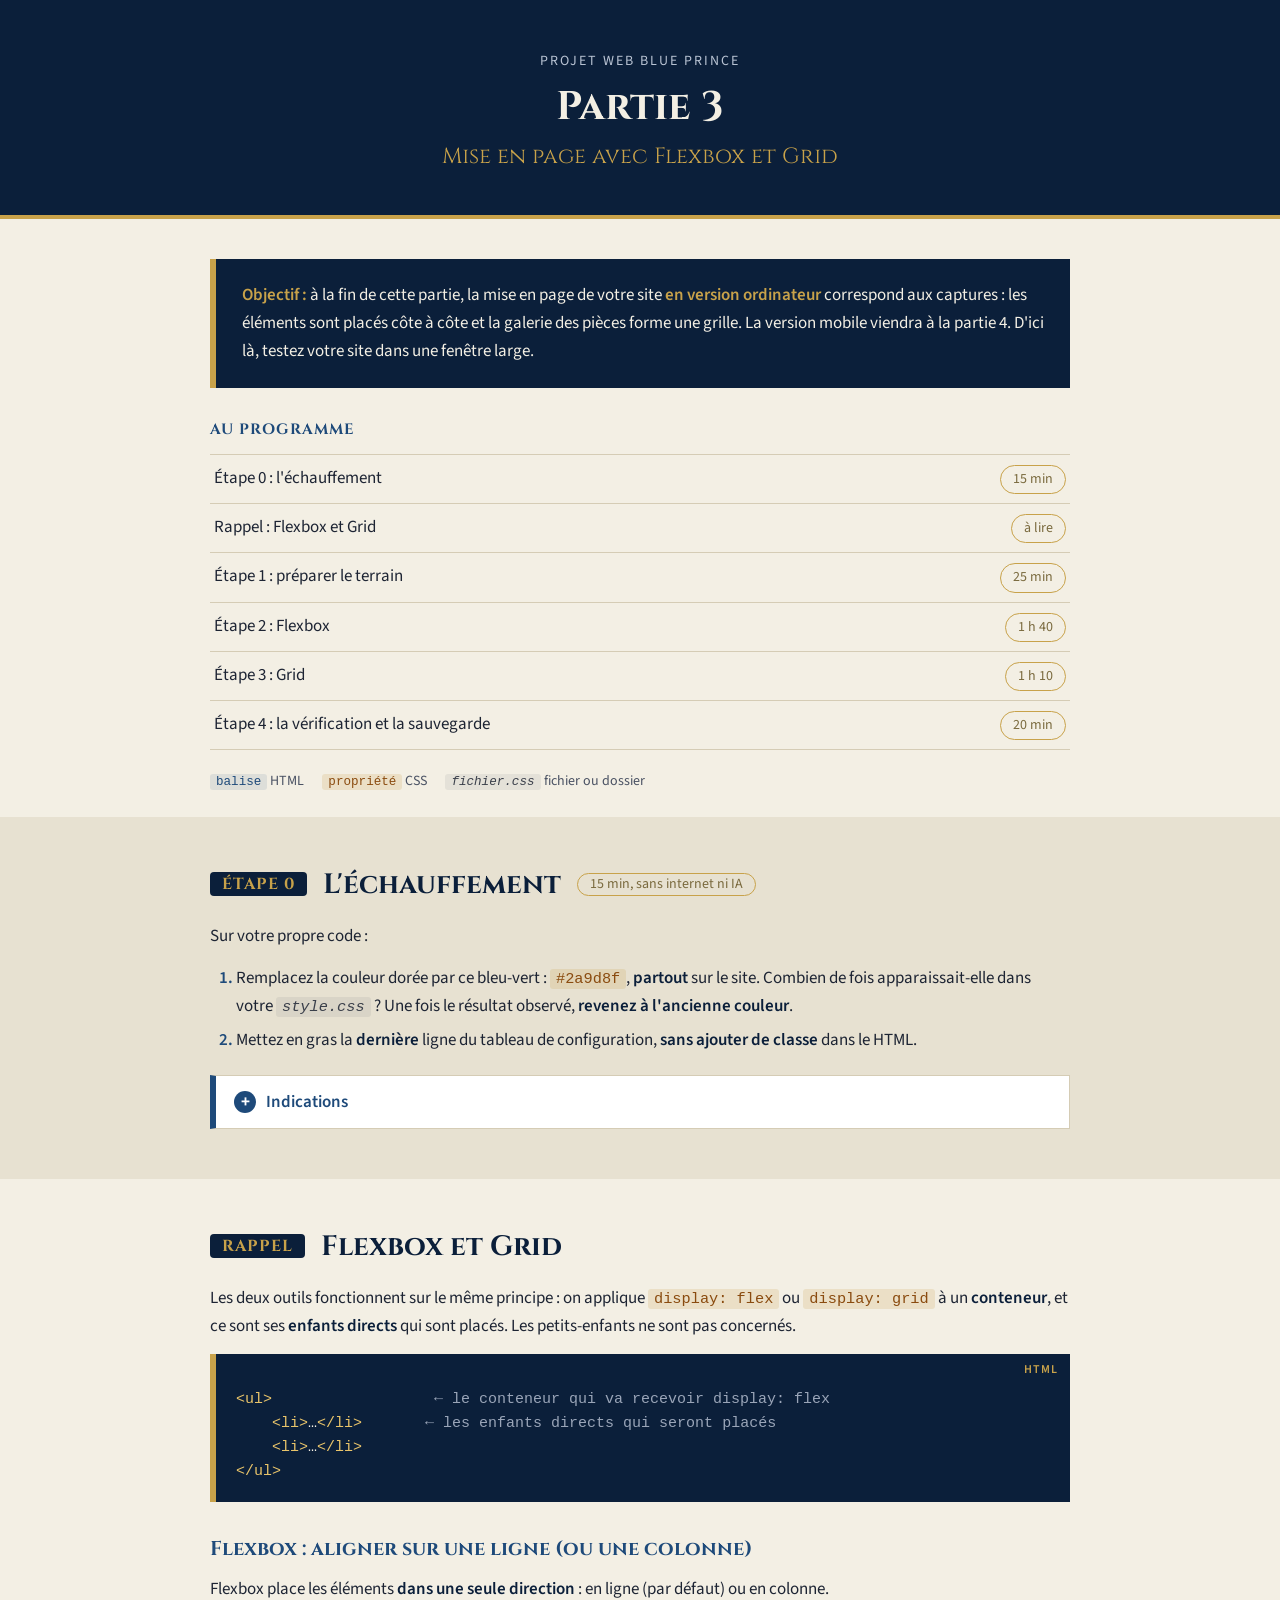
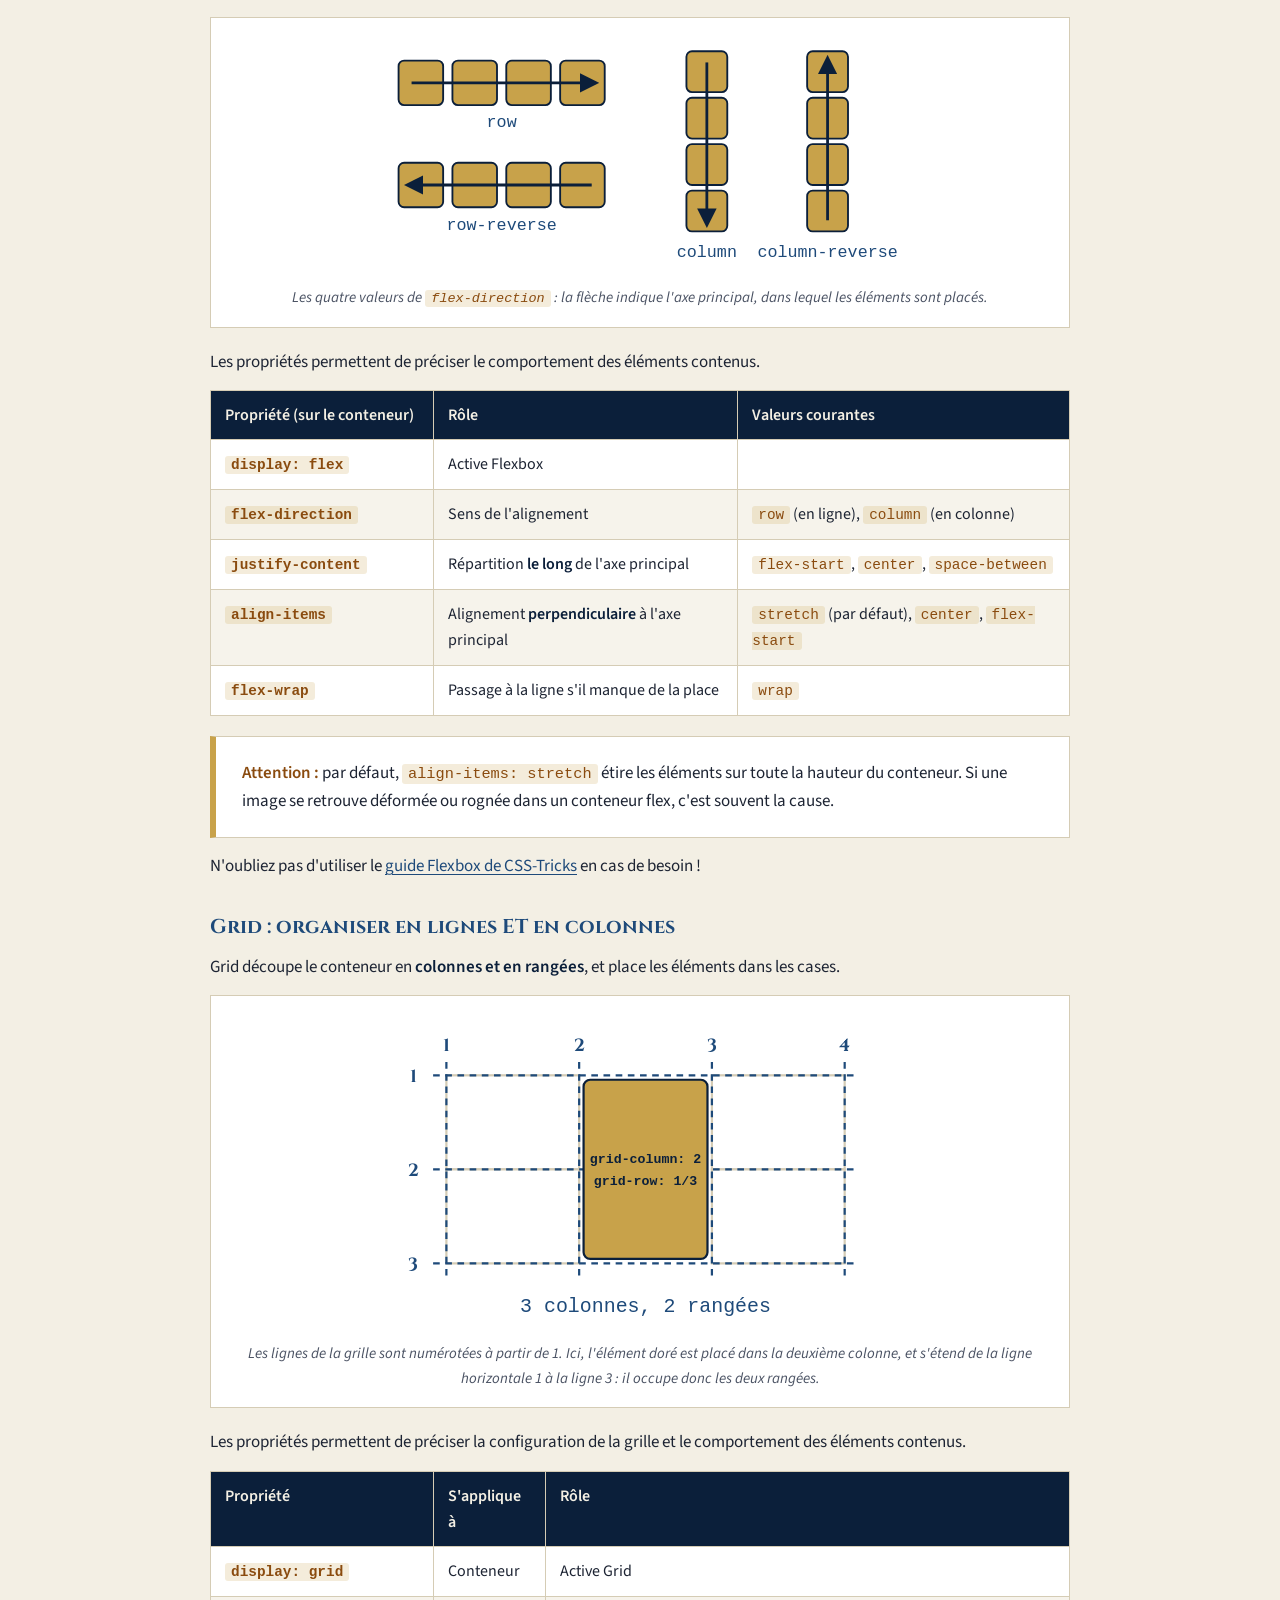
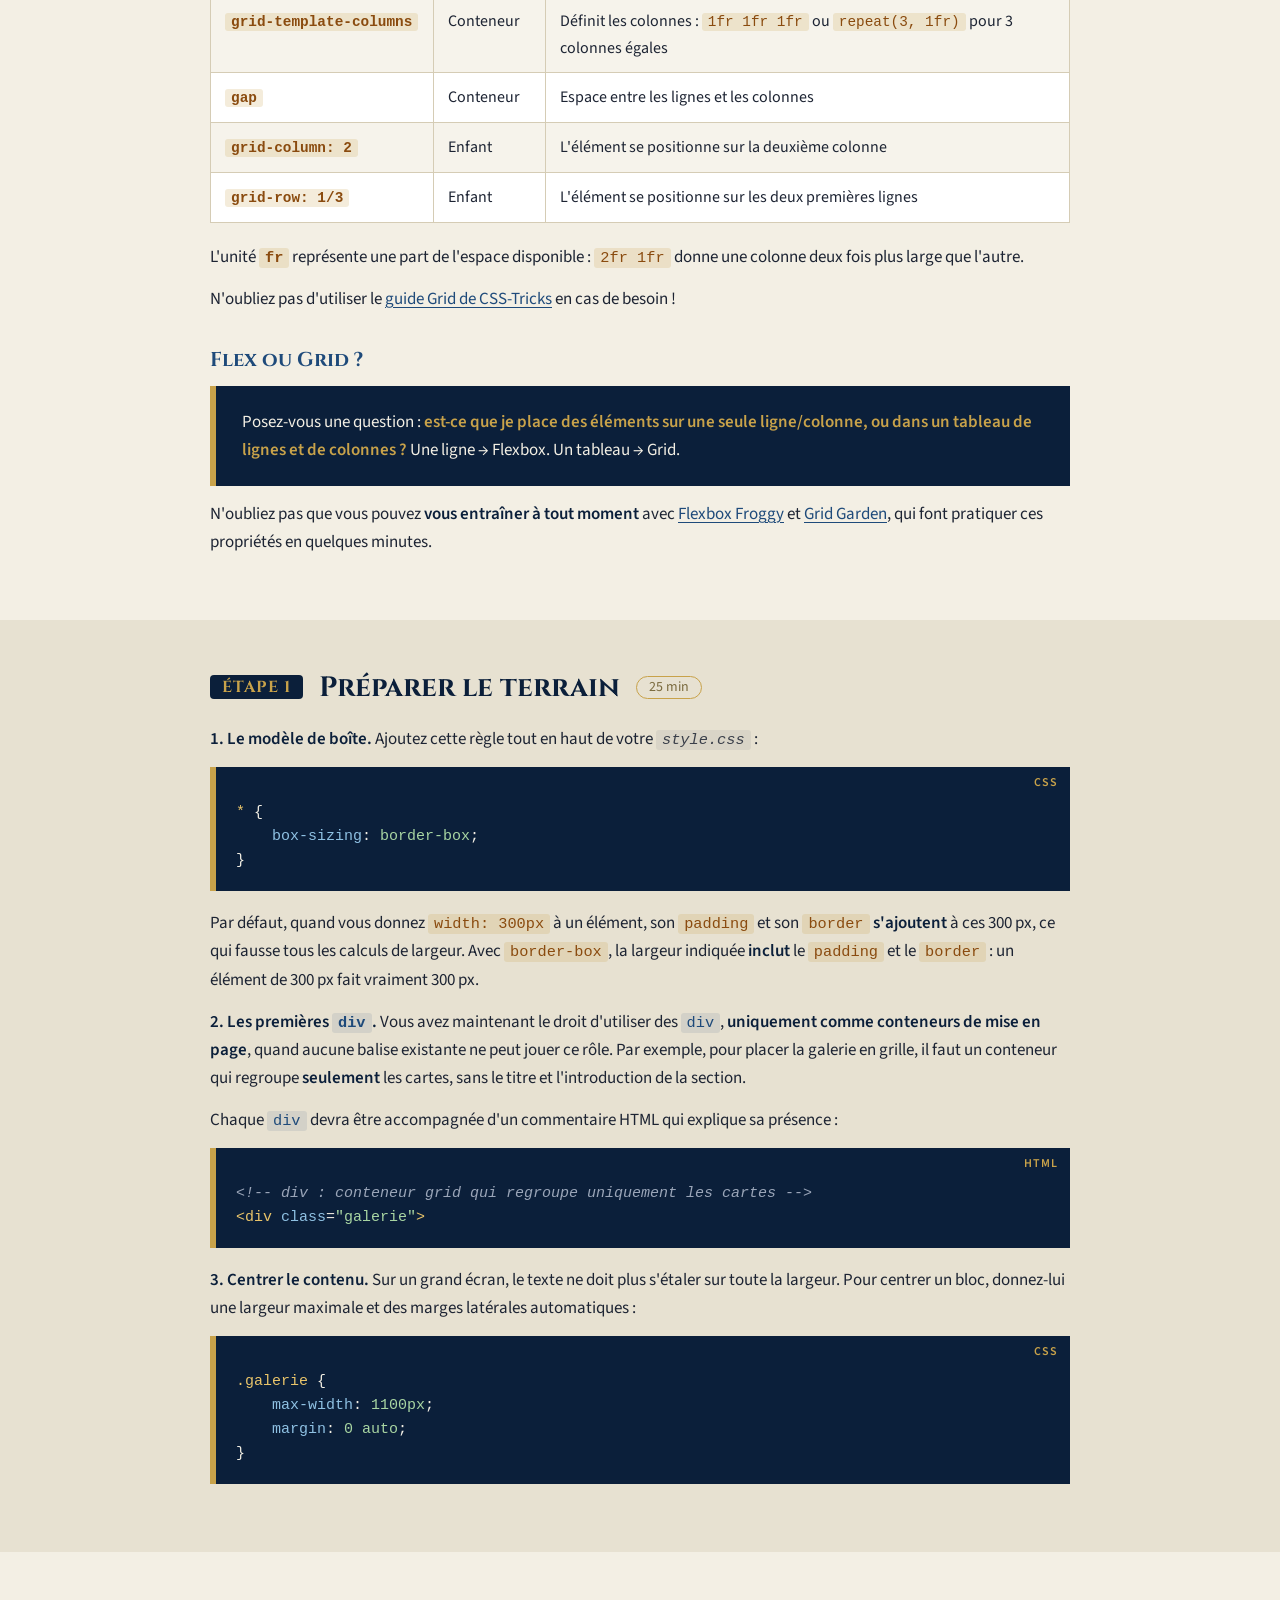
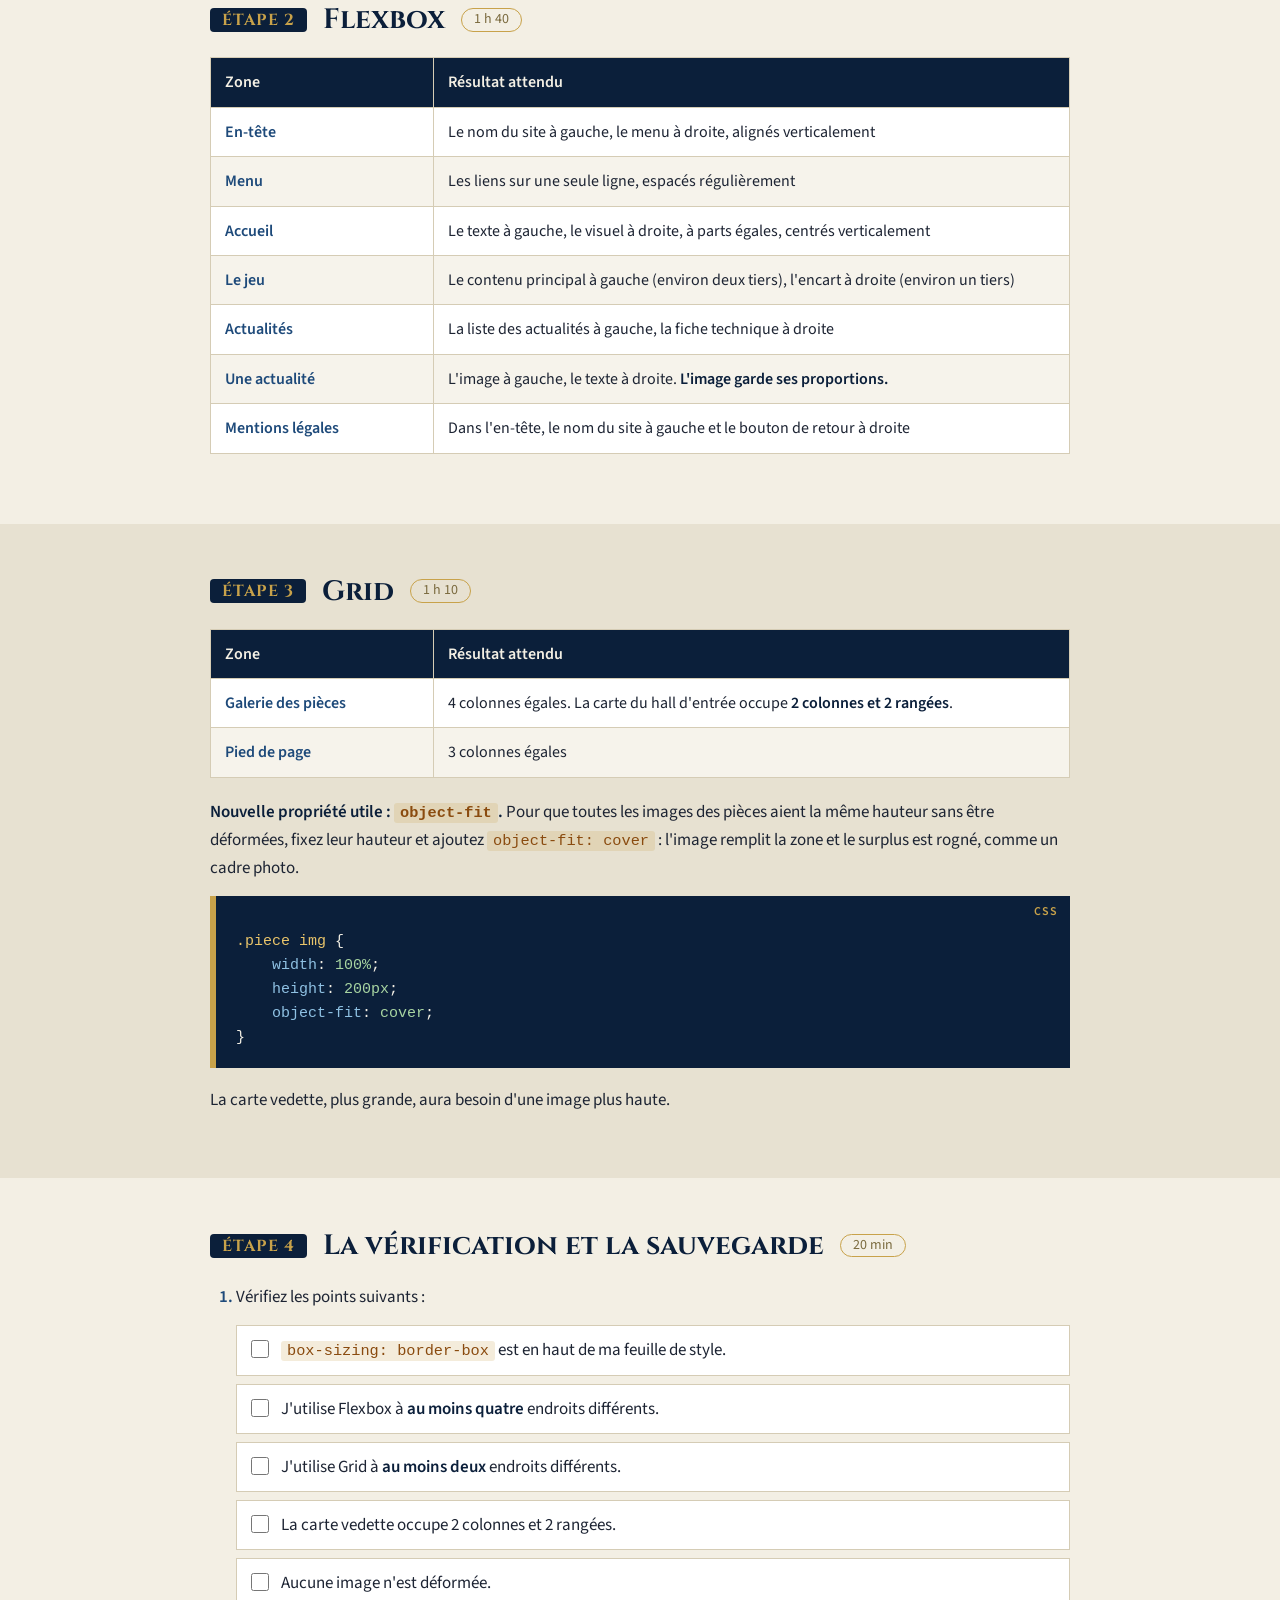
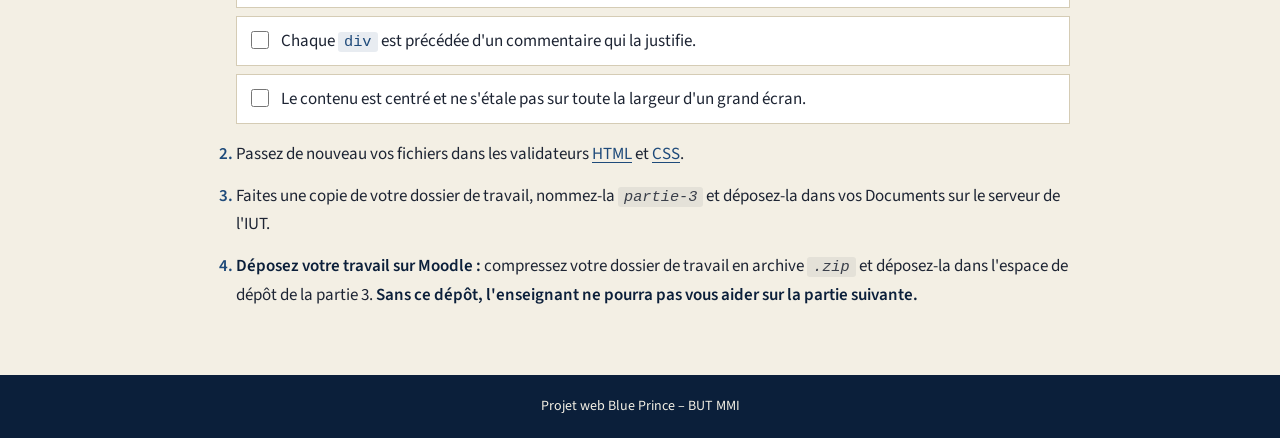
<file: 03-ea35cdcb-22c6-4bf8-9c41-b3368fdd8ec8.html>
<!DOCTYPE html>
<html lang="fr">
<head>
    <meta charset="UTF-8">
    <meta name="viewport" content="width=device-width, initial-scale=1.0">
    <meta name="robots" content="noindex">
    <title>Partie 3 – Mise en page avec Flexbox et Grid – Projet Blue Prince</title>
    <link rel="preconnect" href="https://fonts.googleapis.com">
    <link rel="preconnect" href="https://fonts.gstatic.com" crossorigin>
    <link href="https://fonts.googleapis.com/css2?family=Cinzel:wght@500;700&family=Source+Sans+3:wght@400;600&display=swap" rel="stylesheet">
    <link rel="stylesheet" href="style.css">
</head>
<body>

    <header class="entete">
        <p class="projet">Projet web Blue Prince</p>
        <h1>Partie 3</h1>
        <p class="sous-titre">Mise en page avec Flexbox et Grid</p>
    </header>

    <main>

        <section class="introduction">
            <div class="encart">
                <p><strong>Objectif :</strong> à la fin de cette partie, la mise en page de votre site <strong>en version ordinateur</strong> correspond aux captures : les éléments sont placés côte à côte et la galerie des pièces forme une grille. La version mobile viendra à la partie 4. D'ici là, testez votre site dans une fenêtre large.</p>
            </div>

            <nav class="deroule" aria-label="Déroulé de la partie">
                <h2>Au programme</h2>
                <ol>
                    <li><a href="#etape-0"><span>Étape 0 : l'échauffement</span><span class="duree">15 min</span></a></li>
                    <li><a href="#rappel"><span>Rappel : Flexbox et Grid</span><span class="duree">à lire</span></a></li>
                    <li><a href="#etape-1"><span>Étape 1 : préparer le terrain</span><span class="duree">25 min</span></a></li>
                    <li><a href="#etape-2"><span>Étape 2 : Flexbox</span><span class="duree">1 h 40</span></a></li>
                    <li><a href="#etape-3"><span>Étape 3 : Grid</span><span class="duree">1 h 10</span></a></li>
                    <li><a href="#etape-4"><span>Étape 4 : la vérification et la sauvegarde</span><span class="duree">20 min</span></a></li>
                </ol>
            </nav>

            <p class="legende-code">
                <span><code class="html">balise</code> HTML</span>
                <span><code class="css">propriété</code> CSS</span>
                <span><code class="fichier">fichier.css</code> fichier ou dossier</span>
            </p>
        </section>

        <section class="etape" id="etape-0">
            <h2><span class="numero-etape">Étape 0</span> L'échauffement <span class="duree">15 min, sans internet ni IA</span></h2>

            <p>Sur votre propre code :</p>
            <ol>
                <li>Remplacez la couleur dorée par ce bleu-vert : <code class="css">#2a9d8f</code>, <strong>partout</strong> sur le site. Combien de fois apparaissait-elle dans votre <code class="fichier">style.css</code> ? Une fois le résultat observé, <strong>revenez à l'ancienne couleur</strong>.</li>
                <li>Mettez en gras la <strong>dernière</strong> ligne du tableau de configuration, <strong>sans ajouter de classe</strong> dans le HTML.</li>
            </ol>
            <details class="solution">
                <summary>Indications</summary>
                <ol>
                    <li>Utilisez la fonction <strong>Rechercher et remplacer</strong> de Visual Studio Code (<kbd>Ctrl</kbd> + <kbd>H</kbd>) dans <code class="fichier">style.css</code> : cherchez le code hexadécimal du doré que vous avez relevé et remplacez-le par <code class="css">#2a9d8f</code>. Le nombre d'occurrences s'affiche dans le champ de recherche. Si certaines zones restent dorées, c'est que la couleur y est écrite autrement (en majuscules, ou avec une valeur légèrement différente) : c'est tout l'intérêt de noter sa palette et de l'utiliser de façon cohérente. Pour revenir à l'ancienne couleur, faites le remplacement inverse.</li>
                    <li>Ciblez la dernière ligne du corps du tableau avec la pseudo-classe <code class="css">:last-child</code> : le sélecteur <code class="css">tbody tr:last-child</code>, avec la propriété <code class="css">font-weight</code> et une graisse que vous avez chargée (600 ou 700).</li>
                </ol>
            </details>
        </section>

        <section class="etape" id="rappel">
            <h2><span class="numero-etape">Rappel</span> Flexbox et Grid</h2>

            <p>Les deux outils fonctionnent sur le même principe : on applique <code class="css">display: flex</code> ou <code class="css">display: grid</code> à un <strong>conteneur</strong>, et ce sont ses <strong>enfants directs</strong> qui sont placés. Les petits-enfants ne sont pas concernés.</p>

<pre data-langage="HTML"><code><span class="t-balise">&lt;ul&gt;</span>                  <span class="t-note">← le conteneur qui va recevoir display: flex</span>
    <span class="t-balise">&lt;li&gt;</span>…<span class="t-balise">&lt;/li&gt;</span>       <span class="t-note">← les enfants directs qui seront placés</span>
    <span class="t-balise">&lt;li&gt;</span>…<span class="t-balise">&lt;/li&gt;</span>
<span class="t-balise">&lt;/ul&gt;</span></code></pre>

            <h3>Flexbox : aligner sur une ligne (ou une colonne)</h3>

            <p>Flexbox place les éléments <strong>dans une seule direction</strong> : en ligne (par défaut) ou en colonne.</p>

            <figure class="schema">
                <svg viewBox="0 0 560 250" role="img" aria-label="Les quatre directions de Flexbox : row de gauche à droite, row-reverse de droite à gauche, column de haut en bas, column-reverse de bas en haut">
                    <defs>
                        <marker id="fleche" viewBox="0 0 10 10" refX="8" refY="5" markerWidth="7" markerHeight="7" orient="auto-start-reverse">
                            <path d="M0 0 L10 5 L0 10 Z" fill="#0b1f3a"/>
                        </marker>
                    </defs>
                    <!-- row -->
                    <g fill="#c8a24a" stroke="#0b1f3a" stroke-width="2">
                        <rect x="20" y="20" width="48" height="48" rx="6"/>
                        <rect x="78" y="20" width="48" height="48" rx="6"/>
                        <rect x="136" y="20" width="48" height="48" rx="6"/>
                        <rect x="194" y="20" width="48" height="48" rx="6"/>
                    </g>
                    <line x1="34" y1="44" x2="232" y2="44" stroke="#0b1f3a" stroke-width="3" marker-end="url(#fleche)"/>
                    <text x="131" y="92" text-anchor="middle" class="schema-legende">row</text>
                    <!-- row-reverse -->
                    <g fill="#c8a24a" stroke="#0b1f3a" stroke-width="2">
                        <rect x="20" y="130" width="48" height="48" rx="6"/>
                        <rect x="78" y="130" width="48" height="48" rx="6"/>
                        <rect x="136" y="130" width="48" height="48" rx="6"/>
                        <rect x="194" y="130" width="48" height="48" rx="6"/>
                    </g>
                    <line x1="228" y1="154" x2="30" y2="154" stroke="#0b1f3a" stroke-width="3" marker-end="url(#fleche)"/>
                    <text x="131" y="202" text-anchor="middle" class="schema-legende">row-reverse</text>
                    <!-- column -->
                    <g fill="#c8a24a" stroke="#0b1f3a" stroke-width="2">
                        <rect x="330" y="10" width="44" height="44" rx="6"/>
                        <rect x="330" y="60" width="44" height="44" rx="6"/>
                        <rect x="330" y="110" width="44" height="44" rx="6"/>
                        <rect x="330" y="160" width="44" height="44" rx="6"/>
                    </g>
                    <line x1="352" y1="22" x2="352" y2="196" stroke="#0b1f3a" stroke-width="3" marker-end="url(#fleche)"/>
                    <text x="352" y="232" text-anchor="middle" class="schema-legende">column</text>
                    <!-- column-reverse -->
                    <g fill="#c8a24a" stroke="#0b1f3a" stroke-width="2">
                        <rect x="460" y="10" width="44" height="44" rx="6"/>
                        <rect x="460" y="60" width="44" height="44" rx="6"/>
                        <rect x="460" y="110" width="44" height="44" rx="6"/>
                        <rect x="460" y="160" width="44" height="44" rx="6"/>
                    </g>
                    <line x1="482" y1="192" x2="482" y2="18" stroke="#0b1f3a" stroke-width="3" marker-end="url(#fleche)"/>
                    <text x="482" y="232" text-anchor="middle" class="schema-legende">column-reverse</text>
                </svg>
                <figcaption>Les quatre valeurs de <code class="css">flex-direction</code> : la flèche indique l'axe principal, dans lequel les éléments sont placés.</figcaption>
            </figure>

            <p>Les propriétés permettent de préciser le comportement des éléments contenus.</p>

            <div class="conteneur-tableau">
                <table>
                    <thead>
                        <tr>
                            <th>Propriété (sur le conteneur)</th>
                            <th>Rôle</th>
                            <th>Valeurs courantes</th>
                        </tr>
                    </thead>
                    <tbody>
                        <tr>
                            <td><code class="css">display: flex</code></td>
                            <td>Active Flexbox</td>
                            <td></td>
                        </tr>
                        <tr>
                            <td><code class="css">flex-direction</code></td>
                            <td>Sens de l'alignement</td>
                            <td><code class="css">row</code> (en ligne), <code class="css">column</code> (en colonne)</td>
                        </tr>
                        <tr>
                            <td><code class="css">justify-content</code></td>
                            <td>Répartition <strong>le long</strong> de l'axe principal</td>
                            <td><code class="css">flex-start</code>, <code class="css">center</code>, <code class="css">space-between</code></td>
                        </tr>
                        <tr>
                            <td><code class="css">align-items</code></td>
                            <td>Alignement <strong>perpendiculaire</strong> à l'axe principal</td>
                            <td><code class="css">stretch</code> (par défaut), <code class="css">center</code>, <code class="css">flex-start</code></td>
                        </tr>
                        <tr>
                            <td><code class="css">flex-wrap</code></td>
                            <td>Passage à la ligne s'il manque de la place</td>
                            <td><code class="css">wrap</code></td>
                        </tr>
                    </tbody>
                </table>
            </div>

            <div class="encart encart-clair">
                <p><strong>Attention :</strong> par défaut, <code class="css">align-items: stretch</code> étire les éléments sur toute la hauteur du conteneur. Si une image se retrouve déformée ou rognée dans un conteneur flex, c'est souvent la cause.</p>
            </div>

            <p>N'oubliez pas d'utiliser le <a href="https://css-tricks.com/snippets/css/a-guide-to-flexbox/">guide Flexbox de CSS-Tricks</a> en cas de besoin !</p>

            <h3>Grid : organiser en lignes ET en colonnes</h3>

            <p>Grid découpe le conteneur en <strong>colonnes et en rangées</strong>, et place les éléments dans les cases.</p>

            <figure class="schema">
                <svg viewBox="0 0 470 280" role="img" aria-label="Une grille de 3 colonnes et 2 rangées. Les lignes verticales sont numérotées de 1 à 4, les lignes horizontales de 1 à 3. Un élément placé avec grid-column: 2 et grid-row: 1/3 occupe la deuxième colonne sur toute la hauteur.">
                    <!-- cases vides -->
                    <g fill="#ffffff" stroke="#d5ccb5" stroke-width="2">
                        <rect x="60" y="50" width="120" height="85"/>
                        <rect x="300" y="50" width="120" height="85"/>
                        <rect x="60" y="135" width="120" height="85"/>
                        <rect x="300" y="135" width="120" height="85"/>
                    </g>
                    <!-- lignes de la grille (dessinées avant l'élément, qui les recouvre) -->
                    <g stroke="#1e4a7a" stroke-width="2" stroke-dasharray="6 5">
                        <line x1="60" y1="38" x2="60" y2="232"/>
                        <line x1="180" y1="38" x2="180" y2="232"/>
                        <line x1="300" y1="38" x2="300" y2="232"/>
                        <line x1="420" y1="38" x2="420" y2="232"/>
                        <line x1="48" y1="50" x2="432" y2="50"/>
                        <line x1="48" y1="135" x2="432" y2="135"/>
                        <line x1="48" y1="220" x2="432" y2="220"/>
                    </g>
                    <!-- élément placé -->
                    <rect x="184" y="54" width="112" height="162" rx="6" fill="#c8a24a" stroke="#0b1f3a" stroke-width="2"/>
                    <text x="240" y="129" text-anchor="middle" class="schema-code">grid-column: 2</text>
                    <text x="240" y="149" text-anchor="middle" class="schema-code">grid-row: 1/3</text>
                    <!-- numéros des lignes -->
                    <g class="schema-numero" text-anchor="middle">
                        <text x="60" y="28">1</text>
                        <text x="180" y="28">2</text>
                        <text x="300" y="28">3</text>
                        <text x="420" y="28">4</text>
                        <text x="30" y="56">1</text>
                        <text x="30" y="141">2</text>
                        <text x="30" y="226">3</text>
                    </g>
                    <text x="240" y="264" text-anchor="middle" class="schema-legende">3 colonnes, 2 rangées</text>
                </svg>
                <figcaption>Les lignes de la grille sont numérotées à partir de 1. Ici, l'élément doré est placé dans la deuxième colonne, et s'étend de la ligne horizontale 1 à la ligne 3 : il occupe donc les deux rangées.</figcaption>
            </figure>

            <p>Les propriétés permettent de préciser la configuration de la grille et le comportement des éléments contenus.</p>

            <div class="conteneur-tableau">
                <table>
                    <thead>
                        <tr>
                            <th>Propriété</th>
                            <th>S'applique à</th>
                            <th>Rôle</th>
                        </tr>
                    </thead>
                    <tbody>
                        <tr>
                            <td><code class="css">display: grid</code></td>
                            <td>Conteneur</td>
                            <td>Active Grid</td>
                        </tr>
                        <tr>
                            <td><code class="css">grid-template-columns</code></td>
                            <td>Conteneur</td>
                            <td>Définit les colonnes : <code class="css">1fr 1fr 1fr</code> ou <code class="css">repeat(3, 1fr)</code> pour 3 colonnes égales</td>
                        </tr>
                        <tr>
                            <td><code class="css">gap</code></td>
                            <td>Conteneur</td>
                            <td>Espace entre les lignes et les colonnes</td>
                        </tr>
                        <tr>
                            <td><code class="css">grid-column: 2</code></td>
                            <td>Enfant</td>
                            <td>L'élément se positionne sur la deuxième colonne</td>
                        </tr>
                        <tr>
                            <td><code class="css">grid-row: 1/3</code></td>
                            <td>Enfant</td>
                            <td>L'élément se positionne sur les deux premières lignes</td>
                        </tr>
                    </tbody>
                </table>
            </div>

            <p>L'unité <strong><code class="css">fr</code></strong> représente une part de l'espace disponible : <code class="css">2fr 1fr</code> donne une colonne deux fois plus large que l'autre.</p>

            <p>N'oubliez pas d'utiliser le <a href="https://css-tricks.com/complete-guide-css-grid-layout/">guide Grid de CSS-Tricks</a> en cas de besoin !</p>

            <h3>Flex ou Grid ?</h3>

            <div class="encart">
                <p>Posez-vous une question : <strong>est-ce que je place des éléments sur une seule ligne/colonne, ou dans un tableau de lignes et de colonnes ?</strong> Une ligne → Flexbox. Un tableau → Grid.</p>
            </div>

            <p>N'oubliez pas que vous pouvez <strong>vous entraîner à tout moment</strong> avec <a href="https://flexboxfroggy.com/#fr">Flexbox Froggy</a> et <a href="https://cssgridgarden.com/#fr">Grid Garden</a>, qui font pratiquer ces propriétés en quelques minutes.</p>
        </section>

        <section class="etape" id="etape-1">
            <h2><span class="numero-etape">Étape 1</span> Préparer le terrain <span class="duree">25 min</span></h2>

            <p><strong>1. Le modèle de boîte.</strong> Ajoutez cette règle tout en haut de votre <code class="fichier">style.css</code> :</p>

<pre data-langage="CSS"><code><span class="t-selecteur">*</span> {
    <span class="t-prop">box-sizing</span>: <span class="t-val">border-box</span>;
}</code></pre>

            <p>Par défaut, quand vous donnez <code class="css">width: 300px</code> à un élément, son <code class="css">padding</code> et son <code class="css">border</code> <strong>s'ajoutent</strong> à ces 300 px, ce qui fausse tous les calculs de largeur. Avec <code class="css">border-box</code>, la largeur indiquée <strong>inclut</strong> le <code class="css">padding</code> et le <code class="css">border</code> : un élément de 300 px fait vraiment 300 px.</p>

            <p><strong>2. Les premières <code class="html">div</code>.</strong> Vous avez maintenant le droit d'utiliser des <code class="html">div</code>, <strong>uniquement comme conteneurs de mise en page</strong>, quand aucune balise existante ne peut jouer ce rôle. Par exemple, pour placer la galerie en grille, il faut un conteneur qui regroupe <strong>seulement</strong> les cartes, sans le titre et l'introduction de la section.</p>

            <p>Chaque <code class="html">div</code> devra être accompagnée d'un commentaire HTML qui explique sa présence :</p>

<pre data-langage="HTML"><code><span class="t-com">&lt;!-- div : conteneur grid qui regroupe uniquement les cartes --&gt;</span>
<span class="t-balise">&lt;div</span> <span class="t-attr">class</span>=<span class="t-val">"galerie"</span><span class="t-balise">&gt;</span></code></pre>

            <p><strong>3. Centrer le contenu.</strong> Sur un grand écran, le texte ne doit plus s'étaler sur toute la largeur. Pour centrer un bloc, donnez-lui une largeur maximale et des marges latérales automatiques :</p>

<pre data-langage="CSS"><code><span class="t-selecteur">.galerie</span> {
    <span class="t-prop">max-width</span>: <span class="t-val">1100px</span>;
    <span class="t-prop">margin</span>: <span class="t-val">0 auto</span>;
}</code></pre>
        </section>

        <section class="etape" id="etape-2">
            <h2><span class="numero-etape">Étape 2</span> Flexbox <span class="duree">1 h 40</span></h2>

            <div class="conteneur-tableau">
                <table>
                    <thead>
                        <tr>
                            <th>Zone</th>
                            <th>Résultat attendu</th>
                        </tr>
                    </thead>
                    <tbody>
                        <tr>
                            <td>En-tête</td>
                            <td>Le nom du site à gauche, le menu à droite, alignés verticalement</td>
                        </tr>
                        <tr>
                            <td>Menu</td>
                            <td>Les liens sur une seule ligne, espacés régulièrement</td>
                        </tr>
                        <tr>
                            <td>Accueil</td>
                            <td>Le texte à gauche, le visuel à droite, à parts égales, centrés verticalement</td>
                        </tr>
                        <tr>
                            <td>Le jeu</td>
                            <td>Le contenu principal à gauche (environ deux tiers), l'encart à droite (environ un tiers)</td>
                        </tr>
                        <tr>
                            <td>Actualités</td>
                            <td>La liste des actualités à gauche, la fiche technique à droite</td>
                        </tr>
                        <tr>
                            <td>Une actualité</td>
                            <td>L'image à gauche, le texte à droite. <strong>L'image garde ses proportions.</strong></td>
                        </tr>
                        <tr>
                            <td>Mentions légales</td>
                            <td>Dans l'en-tête, le nom du site à gauche et le bouton de retour à droite</td>
                        </tr>
                    </tbody>
                </table>
            </div>
        </section>

        <section class="etape" id="etape-3">
            <h2><span class="numero-etape">Étape 3</span> Grid <span class="duree">1 h 10</span></h2>

            <div class="conteneur-tableau">
                <table>
                    <thead>
                        <tr>
                            <th>Zone</th>
                            <th>Résultat attendu</th>
                        </tr>
                    </thead>
                    <tbody>
                        <tr>
                            <td>Galerie des pièces</td>
                            <td>4 colonnes égales. La carte du hall d'entrée occupe <strong>2 colonnes et 2 rangées</strong>.</td>
                        </tr>
                        <tr>
                            <td>Pied de page</td>
                            <td>3 colonnes égales</td>
                        </tr>
                    </tbody>
                </table>
            </div>

            <p><strong>Nouvelle propriété utile : <code class="css">object-fit</code>.</strong> Pour que toutes les images des pièces aient la même hauteur sans être déformées, fixez leur hauteur et ajoutez <code class="css">object-fit: cover</code> : l'image remplit la zone et le surplus est rogné, comme un cadre photo.</p>

<pre data-langage="CSS"><code><span class="t-selecteur">.piece img</span> {
    <span class="t-prop">width</span>: <span class="t-val">100%</span>;
    <span class="t-prop">height</span>: <span class="t-val">200px</span>;
    <span class="t-prop">object-fit</span>: <span class="t-val">cover</span>;
}</code></pre>

            <p>La carte vedette, plus grande, aura besoin d'une image plus haute.</p>
        </section>

        <section class="etape" id="etape-4">
            <h2><span class="numero-etape">Étape 4</span> La vérification et la sauvegarde <span class="duree">20 min</span></h2>

            <ol>
                <li>
                    <p>Vérifiez les points suivants :</p>
                    <ul class="verification">
                        <li><label><input type="checkbox"><span><code class="css">box-sizing: border-box</code> est en haut de ma feuille de style.</span></label></li>
                        <li><label><input type="checkbox"><span>J'utilise Flexbox à <strong>au moins quatre</strong> endroits différents.</span></label></li>
                        <li><label><input type="checkbox"><span>J'utilise Grid à <strong>au moins deux</strong> endroits différents.</span></label></li>
                        <li><label><input type="checkbox"><span>La carte vedette occupe 2 colonnes et 2 rangées.</span></label></li>
                        <li><label><input type="checkbox"><span>Aucune image n'est déformée.</span></label></li>
                        <li><label><input type="checkbox"><span>Chaque <code class="html">div</code> est précédée d'un commentaire qui la justifie.</span></label></li>
                        <li><label><input type="checkbox"><span>Le contenu est centré et ne s'étale pas sur toute la largeur d'un grand écran.</span></label></li>
                    </ul>
                </li>
                <li>
                    <p>Passez de nouveau vos fichiers dans les validateurs <a href="https://validator.w3.org/#validate_by_upload">HTML</a> et <a href="https://jigsaw.w3.org/css-validator/#validate_by_upload">CSS</a>.</p>
                </li>
                <li>
                    <p>Faites une copie de votre dossier de travail, nommez-la <code class="fichier">partie-3</code> et déposez-la dans vos Documents sur le serveur de l'IUT.</p>
                </li>
                <li>
                    <p><strong>Déposez votre travail sur Moodle :</strong> compressez votre dossier de travail en archive <code class="fichier">.zip</code> et déposez-la dans l'espace de dépôt de la partie 3. <strong>Sans ce dépôt, l'enseignant ne pourra pas vous aider sur la partie suivante.</strong></p>
                </li>
            </ol>
        </section>

    </main>

    <footer class="pied">
        <p>Projet web Blue Prince – BUT MMI</p>
    </footer>

</body>
</html>
</file>
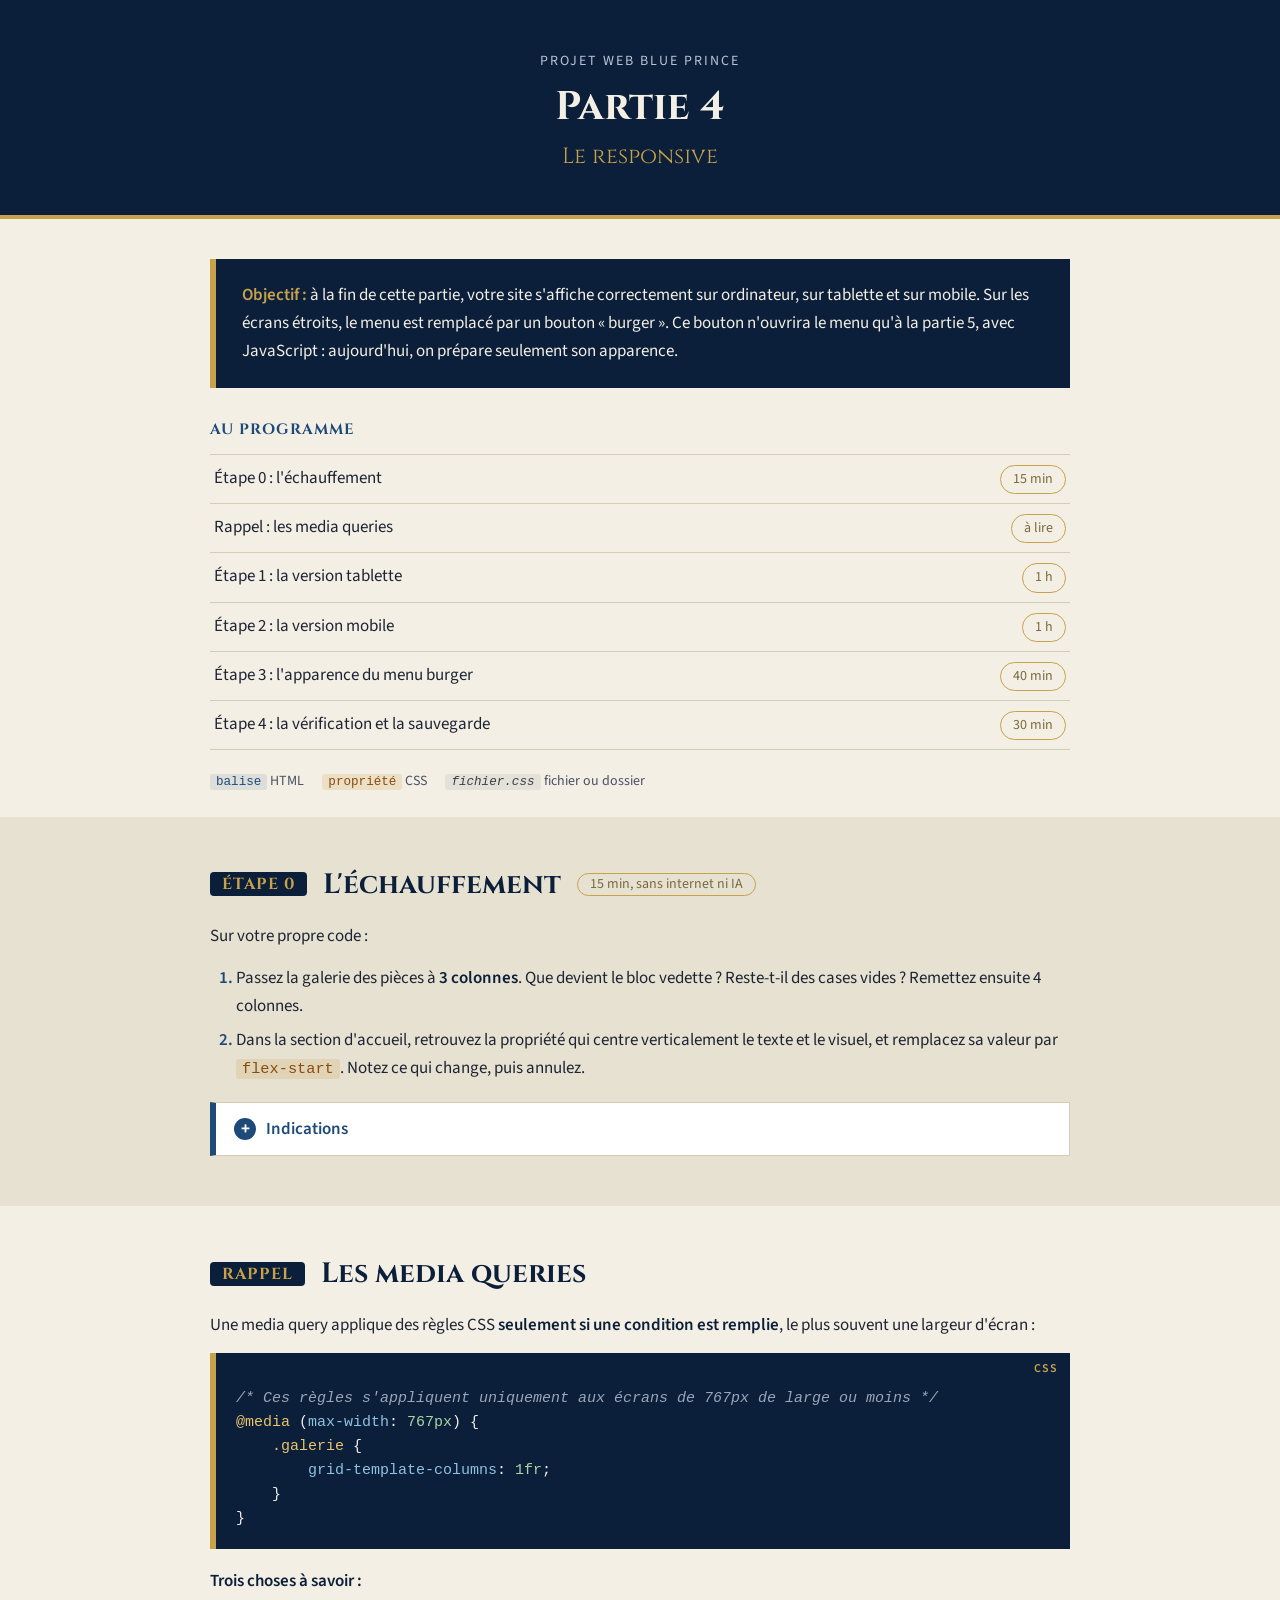
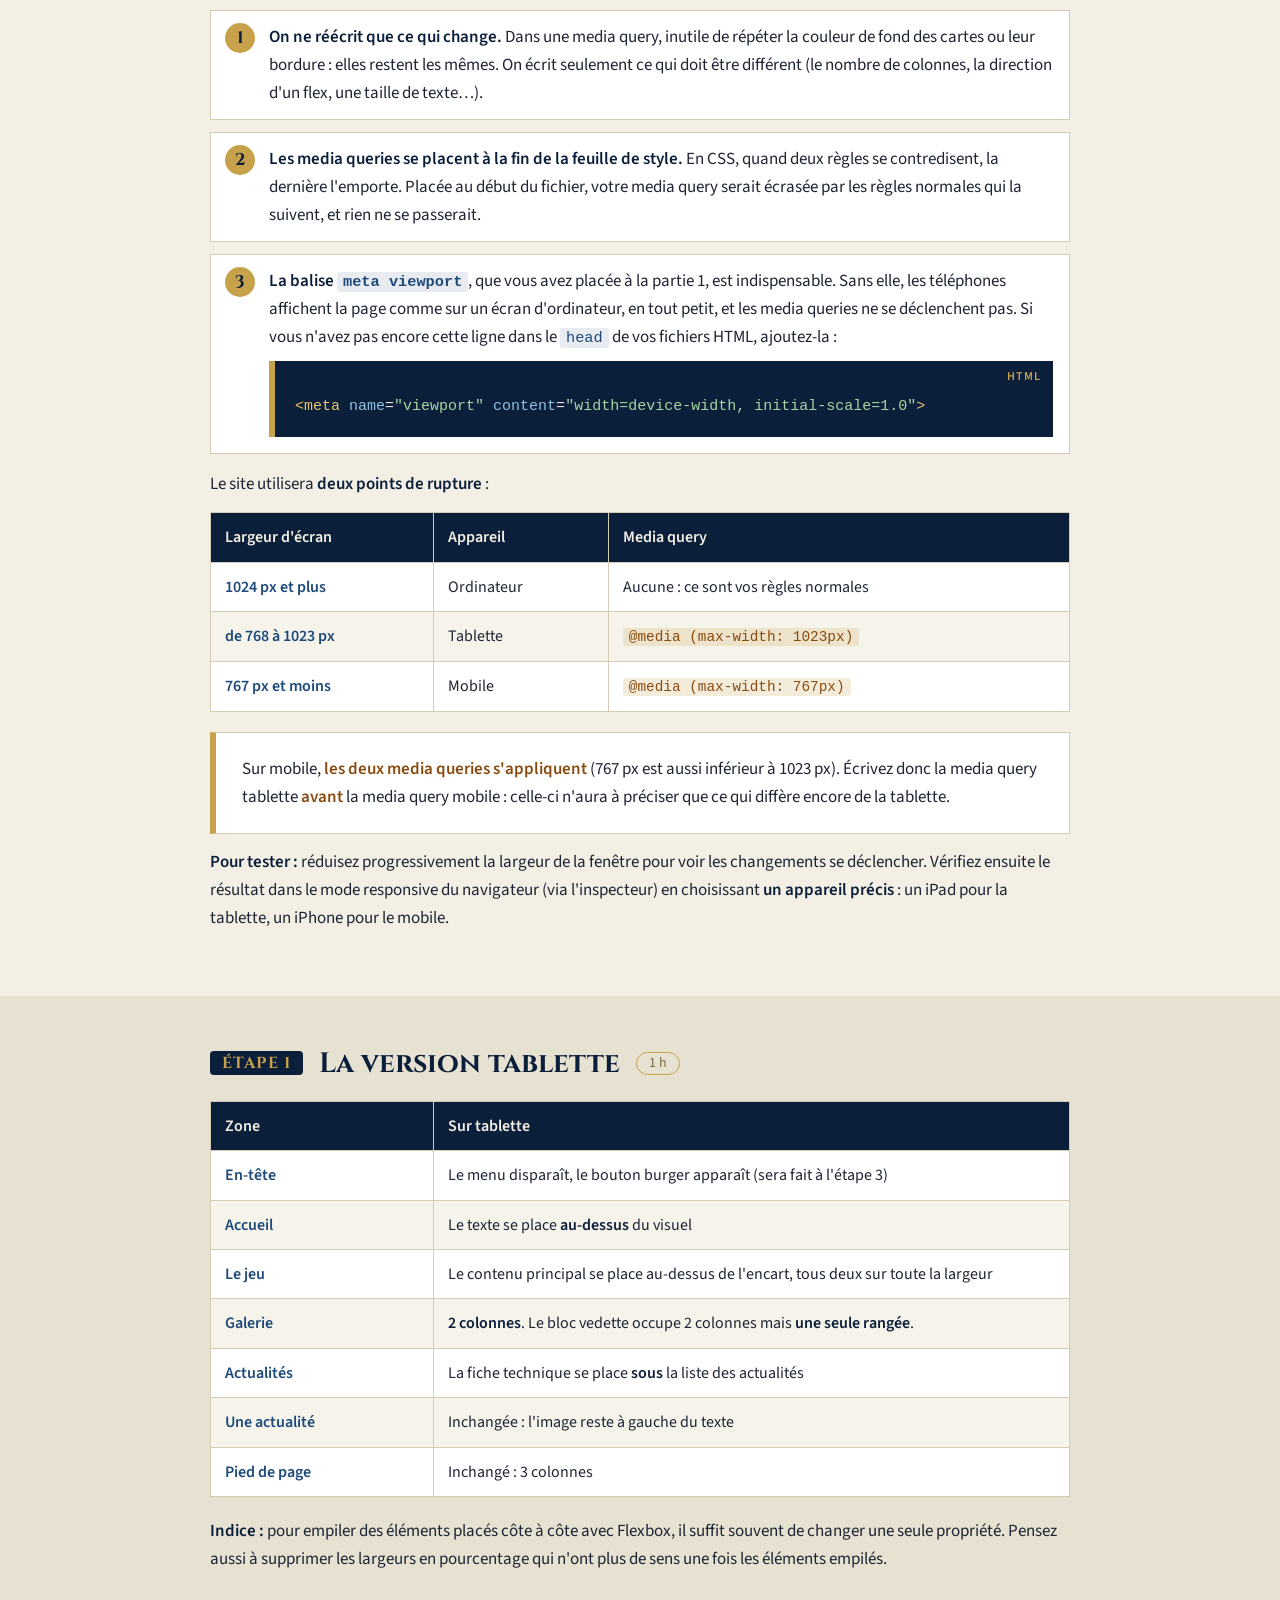
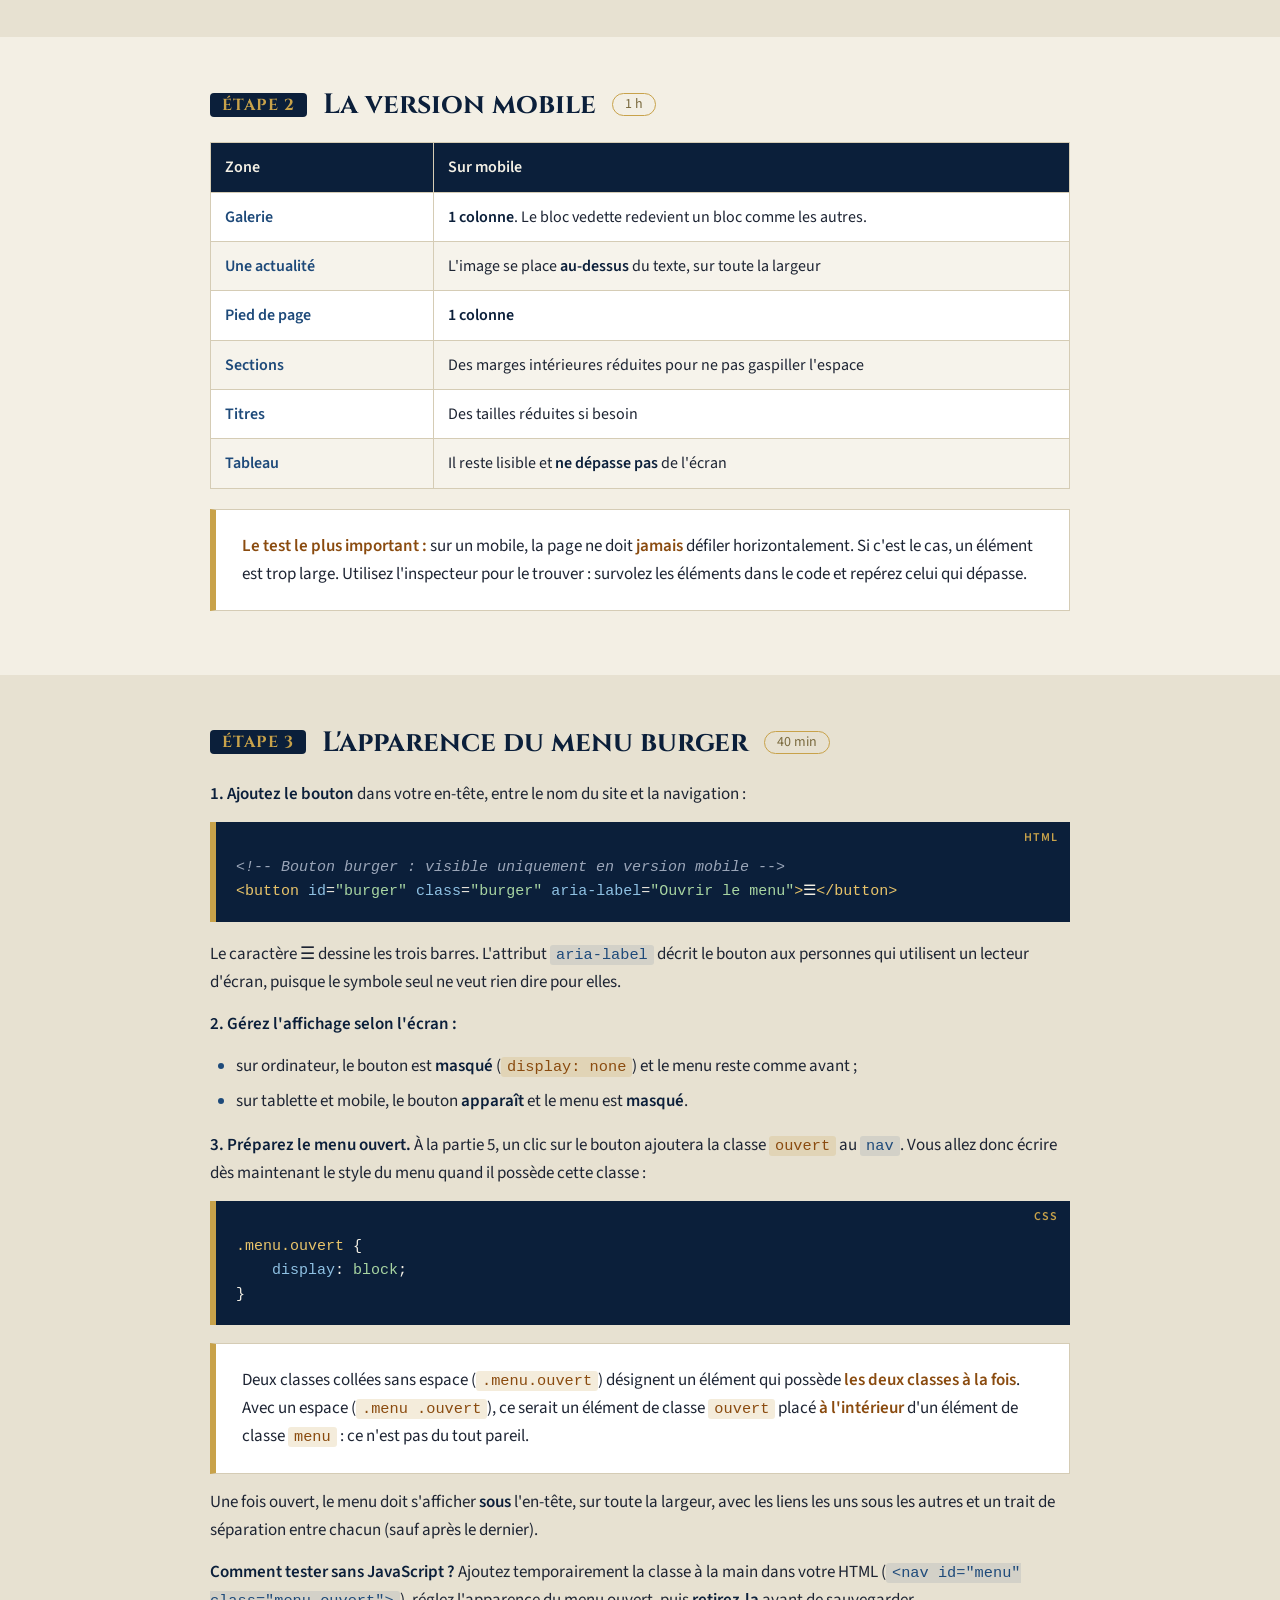
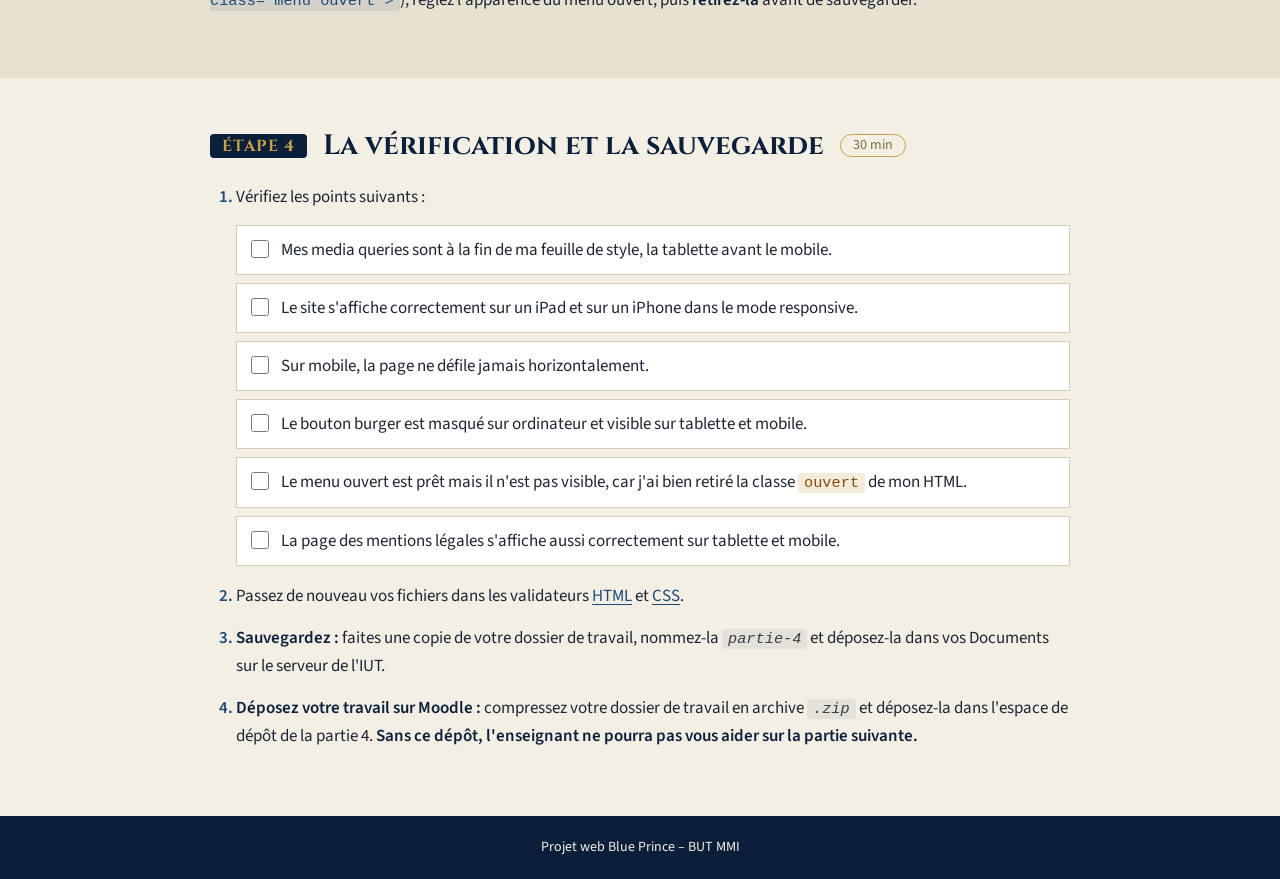
<file: 04-5ef98575-905c-4def-a803-d990eafa3b40.html>
<!DOCTYPE html>
<html lang="fr">
<head>
    <meta charset="UTF-8">
    <meta name="viewport" content="width=device-width, initial-scale=1.0">
    <meta name="robots" content="noindex">
    <title>Partie 4 – Le responsive – Projet Blue Prince</title>
    <link rel="preconnect" href="https://fonts.googleapis.com">
    <link rel="preconnect" href="https://fonts.gstatic.com" crossorigin>
    <link href="https://fonts.googleapis.com/css2?family=Cinzel:wght@500;700&family=Source+Sans+3:wght@400;600&display=swap" rel="stylesheet">
    <link rel="stylesheet" href="style.css">
</head>
<body>

    <header class="entete">
        <p class="projet">Projet web Blue Prince</p>
        <h1>Partie 4</h1>
        <p class="sous-titre">Le responsive</p>
    </header>

    <main>

        <section class="introduction">
            <div class="encart">
                <p><strong>Objectif :</strong> à la fin de cette partie, votre site s'affiche correctement sur ordinateur, sur tablette et sur mobile. Sur les écrans étroits, le menu est remplacé par un bouton « burger ». Ce bouton n'ouvrira le menu qu'à la partie 5, avec JavaScript : aujourd'hui, on prépare seulement son apparence.</p>
            </div>

            <nav class="deroule" aria-label="Déroulé de la partie">
                <h2>Au programme</h2>
                <ol>
                    <li><a href="#etape-0"><span>Étape 0 : l'échauffement</span><span class="duree">15 min</span></a></li>
                    <li><a href="#rappel"><span>Rappel : les media queries</span><span class="duree">à lire</span></a></li>
                    <li><a href="#etape-1"><span>Étape 1 : la version tablette</span><span class="duree">1 h</span></a></li>
                    <li><a href="#etape-2"><span>Étape 2 : la version mobile</span><span class="duree">1 h</span></a></li>
                    <li><a href="#etape-3"><span>Étape 3 : l'apparence du menu burger</span><span class="duree">40 min</span></a></li>
                    <li><a href="#etape-4"><span>Étape 4 : la vérification et la sauvegarde</span><span class="duree">30 min</span></a></li>
                </ol>
            </nav>

            <p class="legende-code">
                <span><code class="html">balise</code> HTML</span>
                <span><code class="css">propriété</code> CSS</span>
                <span><code class="fichier">fichier.css</code> fichier ou dossier</span>
            </p>
        </section>

        <section class="etape" id="etape-0">
            <h2><span class="numero-etape">Étape 0</span> L'échauffement <span class="duree">15 min, sans internet ni IA</span></h2>

            <p>Sur votre propre code :</p>
            <ol>
                <li>Passez la galerie des pièces à <strong>3 colonnes</strong>. Que devient le bloc vedette ? Reste-t-il des cases vides ? Remettez ensuite 4 colonnes.</li>
                <li>Dans la section d'accueil, retrouvez la propriété qui centre verticalement le texte et le visuel, et remplacez sa valeur par <code class="css">flex-start</code>. Notez ce qui change, puis annulez.</li>
            </ol>
            <details class="solution">
                <summary>Indications</summary>
                <ol>
                    <li>Dans la règle de votre conteneur de galerie, passez <code class="css">grid-template-columns</code> de <code class="css">repeat(4, 1fr)</code> à <code class="css">repeat(3, 1fr)</code>. Le bloc vedette garde ses 2 colonnes et 2 rangées : il occupe 4 cases. Les 8 autres blocs remplissent les 8 cases restantes : 4 + 8 = 12 cases, soit exactement 4 rangées de 3. Il ne reste donc <strong>aucune case vide</strong>.</li>
                    <li>C'est la propriété <code class="css">align-items: center</code> du conteneur flex de l'accueil (l'élément qui contient le texte et le visuel). Avec <code class="css">flex-start</code>, les deux éléments s'alignent <strong>en haut</strong> du conteneur : le texte, moins haut que l'image, n'est plus centré verticalement et remonte.</li>
                </ol>
            </details>
        </section>

        <section class="etape" id="rappel">
            <h2><span class="numero-etape">Rappel</span> Les media queries</h2>

            <p>Une media query applique des règles CSS <strong>seulement si une condition est remplie</strong>, le plus souvent une largeur d'écran :</p>

<pre data-langage="CSS"><code><span class="t-com">/* Ces règles s'appliquent uniquement aux écrans de 767px de large ou moins */</span>
<span class="t-selecteur">@media</span> (<span class="t-prop">max-width</span>: <span class="t-val">767px</span>) {
    <span class="t-selecteur">.galerie</span> {
        <span class="t-prop">grid-template-columns</span>: <span class="t-val">1fr</span>;
    }
}</code></pre>

            <p class="titre-liste">Trois choses à savoir :</p>
            <ol class="regles">
                <li><strong>On ne réécrit que ce qui change.</strong> Dans une media query, inutile de répéter la couleur de fond des cartes ou leur bordure : elles restent les mêmes. On écrit seulement ce qui doit être différent (le nombre de colonnes, la direction d'un flex, une taille de texte…).</li>
                <li><strong>Les media queries se placent à la fin de la feuille de style.</strong> En CSS, quand deux règles se contredisent, la dernière l'emporte. Placée au début du fichier, votre media query serait écrasée par les règles normales qui la suivent, et rien ne se passerait.</li>
                <li><strong>La balise <code class="html">meta viewport</code></strong>, que vous avez placée à la partie 1, est indispensable. Sans elle, les téléphones affichent la page comme sur un écran d'ordinateur, en tout petit, et les media queries ne se déclenchent pas. Si vous n'avez pas encore cette ligne dans le <code class="html">head</code> de vos fichiers HTML, ajoutez-la :
<pre data-langage="HTML"><code><span class="t-balise">&lt;meta</span> <span class="t-attr">name</span>=<span class="t-val">"viewport"</span> <span class="t-attr">content</span>=<span class="t-val">"width=device-width, initial-scale=1.0"</span><span class="t-balise">&gt;</span></code></pre>
                </li>
            </ol>

            <p>Le site utilisera <strong>deux points de rupture</strong> :</p>

            <div class="conteneur-tableau">
                <table>
                    <thead>
                        <tr>
                            <th>Largeur d'écran</th>
                            <th>Appareil</th>
                            <th>Media query</th>
                        </tr>
                    </thead>
                    <tbody>
                        <tr>
                            <td>1024 px et plus</td>
                            <td>Ordinateur</td>
                            <td>Aucune : ce sont vos règles normales</td>
                        </tr>
                        <tr>
                            <td>de 768 à 1023 px</td>
                            <td>Tablette</td>
                            <td><code class="css">@media (max-width: 1023px)</code></td>
                        </tr>
                        <tr>
                            <td>767 px et moins</td>
                            <td>Mobile</td>
                            <td><code class="css">@media (max-width: 767px)</code></td>
                        </tr>
                    </tbody>
                </table>
            </div>

            <div class="encart encart-clair">
                <p>Sur mobile, <strong>les deux media queries s'appliquent</strong> (767 px est aussi inférieur à 1023 px). Écrivez donc la media query tablette <strong>avant</strong> la media query mobile : celle-ci n'aura à préciser que ce qui diffère encore de la tablette.</p>
            </div>

            <p><strong>Pour tester :</strong> réduisez progressivement la largeur de la fenêtre pour voir les changements se déclencher. Vérifiez ensuite le résultat dans le mode responsive du navigateur (via l'inspecteur) en choisissant <strong>un appareil précis</strong> : un iPad pour la tablette, un iPhone pour le mobile.</p>
        </section>

        <section class="etape" id="etape-1">
            <h2><span class="numero-etape">Étape 1</span> La version tablette <span class="duree">1 h</span></h2>

            <div class="conteneur-tableau">
                <table>
                    <thead>
                        <tr>
                            <th>Zone</th>
                            <th>Sur tablette</th>
                        </tr>
                    </thead>
                    <tbody>
                        <tr>
                            <td>En-tête</td>
                            <td>Le menu disparaît, le bouton burger apparaît (sera fait à l'étape 3)</td>
                        </tr>
                        <tr>
                            <td>Accueil</td>
                            <td>Le texte se place <strong>au-dessus</strong> du visuel</td>
                        </tr>
                        <tr>
                            <td>Le jeu</td>
                            <td>Le contenu principal se place au-dessus de l'encart, tous deux sur toute la largeur</td>
                        </tr>
                        <tr>
                            <td>Galerie</td>
                            <td><strong>2 colonnes</strong>. Le bloc vedette occupe 2 colonnes mais <strong>une seule rangée</strong>.</td>
                        </tr>
                        <tr>
                            <td>Actualités</td>
                            <td>La fiche technique se place <strong>sous</strong> la liste des actualités</td>
                        </tr>
                        <tr>
                            <td>Une actualité</td>
                            <td>Inchangée : l'image reste à gauche du texte</td>
                        </tr>
                        <tr>
                            <td>Pied de page</td>
                            <td>Inchangé : 3 colonnes</td>
                        </tr>
                    </tbody>
                </table>
            </div>

            <p><strong>Indice :</strong> pour empiler des éléments placés côte à côte avec Flexbox, il suffit souvent de changer une seule propriété. Pensez aussi à supprimer les largeurs en pourcentage qui n'ont plus de sens une fois les éléments empilés.</p>
        </section>

        <section class="etape" id="etape-2">
            <h2><span class="numero-etape">Étape 2</span> La version mobile <span class="duree">1 h</span></h2>

            <div class="conteneur-tableau">
                <table>
                    <thead>
                        <tr>
                            <th>Zone</th>
                            <th>Sur mobile</th>
                        </tr>
                    </thead>
                    <tbody>
                        <tr>
                            <td>Galerie</td>
                            <td><strong>1 colonne</strong>. Le bloc vedette redevient un bloc comme les autres.</td>
                        </tr>
                        <tr>
                            <td>Une actualité</td>
                            <td>L'image se place <strong>au-dessus</strong> du texte, sur toute la largeur</td>
                        </tr>
                        <tr>
                            <td>Pied de page</td>
                            <td><strong>1 colonne</strong></td>
                        </tr>
                        <tr>
                            <td>Sections</td>
                            <td>Des marges intérieures réduites pour ne pas gaspiller l'espace</td>
                        </tr>
                        <tr>
                            <td>Titres</td>
                            <td>Des tailles réduites si besoin</td>
                        </tr>
                        <tr>
                            <td>Tableau</td>
                            <td>Il reste lisible et <strong>ne dépasse pas</strong> de l'écran</td>
                        </tr>
                    </tbody>
                </table>
            </div>

            <div class="encart encart-clair">
                <p><strong>Le test le plus important :</strong> sur un mobile, la page ne doit <strong>jamais</strong> défiler horizontalement. Si c'est le cas, un élément est trop large. Utilisez l'inspecteur pour le trouver : survolez les éléments dans le code et repérez celui qui dépasse.</p>
            </div>
        </section>

        <section class="etape" id="etape-3">
            <h2><span class="numero-etape">Étape 3</span> L'apparence du menu burger <span class="duree">40 min</span></h2>

            <p><strong>1. Ajoutez le bouton</strong> dans votre en-tête, entre le nom du site et la navigation :</p>

<pre data-langage="HTML"><code><span class="t-com">&lt;!-- Bouton burger : visible uniquement en version mobile --&gt;</span>
<span class="t-balise">&lt;button</span> <span class="t-attr">id</span>=<span class="t-val">"burger"</span> <span class="t-attr">class</span>=<span class="t-val">"burger"</span> <span class="t-attr">aria-label</span>=<span class="t-val">"Ouvrir le menu"</span><span class="t-balise">&gt;</span>☰<span class="t-balise">&lt;/button&gt;</span></code></pre>

            <p>Le caractère ☰ dessine les trois barres. L'attribut <code class="html">aria-label</code> décrit le bouton aux personnes qui utilisent un lecteur d'écran, puisque le symbole seul ne veut rien dire pour elles.</p>

            <p><strong>2. Gérez l'affichage selon l'écran :</strong></p>
            <ul>
                <li>sur ordinateur, le bouton est <strong>masqué</strong> (<code class="css">display: none</code>) et le menu reste comme avant ;</li>
                <li>sur tablette et mobile, le bouton <strong>apparaît</strong> et le menu est <strong>masqué</strong>.</li>
            </ul>

            <p><strong>3. Préparez le menu ouvert.</strong> À la partie 5, un clic sur le bouton ajoutera la classe <code class="css">ouvert</code> au <code class="html">nav</code>. Vous allez donc écrire dès maintenant le style du menu quand il possède cette classe :</p>

<pre data-langage="CSS"><code><span class="t-selecteur">.menu.ouvert</span> {
    <span class="t-prop">display</span>: <span class="t-val">block</span>;
}</code></pre>

            <div class="encart encart-clair">
                <p>Deux classes collées sans espace (<code class="css">.menu.ouvert</code>) désignent un élément qui possède <strong>les deux classes à la fois</strong>. Avec un espace (<code class="css">.menu .ouvert</code>), ce serait un élément de classe <code class="css">ouvert</code> placé <strong>à l'intérieur</strong> d'un élément de classe <code class="css">menu</code> : ce n'est pas du tout pareil.</p>
            </div>

            <p>Une fois ouvert, le menu doit s'afficher <strong>sous</strong> l'en-tête, sur toute la largeur, avec les liens les uns sous les autres et un trait de séparation entre chacun (sauf après le dernier).</p>

            <p><strong>Comment tester sans JavaScript ?</strong> Ajoutez temporairement la classe à la main dans votre HTML (<code class="html">&lt;nav id="menu" class="menu ouvert"&gt;</code>), réglez l'apparence du menu ouvert, puis <strong>retirez-la</strong> avant de sauvegarder.</p>
        </section>

        <section class="etape" id="etape-4">
            <h2><span class="numero-etape">Étape 4</span> La vérification et la sauvegarde <span class="duree">30 min</span></h2>

            <ol>
                <li>
                    <p>Vérifiez les points suivants :</p>
                    <ul class="verification">
                        <li><label><input type="checkbox"><span>Mes media queries sont à la fin de ma feuille de style, la tablette avant le mobile.</span></label></li>
                        <li><label><input type="checkbox"><span>Le site s'affiche correctement sur un iPad et sur un iPhone dans le mode responsive.</span></label></li>
                        <li><label><input type="checkbox"><span>Sur mobile, la page ne défile jamais horizontalement.</span></label></li>
                        <li><label><input type="checkbox"><span>Le bouton burger est masqué sur ordinateur et visible sur tablette et mobile.</span></label></li>
                        <li><label><input type="checkbox"><span>Le menu ouvert est prêt mais il n'est pas visible, car j'ai bien retiré la classe <code class="css">ouvert</code> de mon HTML.</span></label></li>
                        <li><label><input type="checkbox"><span>La page des mentions légales s'affiche aussi correctement sur tablette et mobile.</span></label></li>
                    </ul>
                </li>
                <li>
                    <p>Passez de nouveau vos fichiers dans les validateurs <a href="https://validator.w3.org/#validate_by_upload">HTML</a> et <a href="https://jigsaw.w3.org/css-validator/#validate_by_upload">CSS</a>.</p>
                </li>
                <li>
                    <p><strong>Sauvegardez :</strong> faites une copie de votre dossier de travail, nommez-la <code class="fichier">partie-4</code> et déposez-la dans vos Documents sur le serveur de l'IUT.</p>
                </li>
                <li>
                    <p><strong>Déposez votre travail sur Moodle :</strong> compressez votre dossier de travail en archive <code class="fichier">.zip</code> et déposez-la dans l'espace de dépôt de la partie 4. <strong>Sans ce dépôt, l'enseignant ne pourra pas vous aider sur la partie suivante.</strong></p>
                </li>
            </ol>
        </section>

    </main>

    <footer class="pied">
        <p>Projet web Blue Prince – BUT MMI</p>
    </footer>

</body>
</html>
</file>
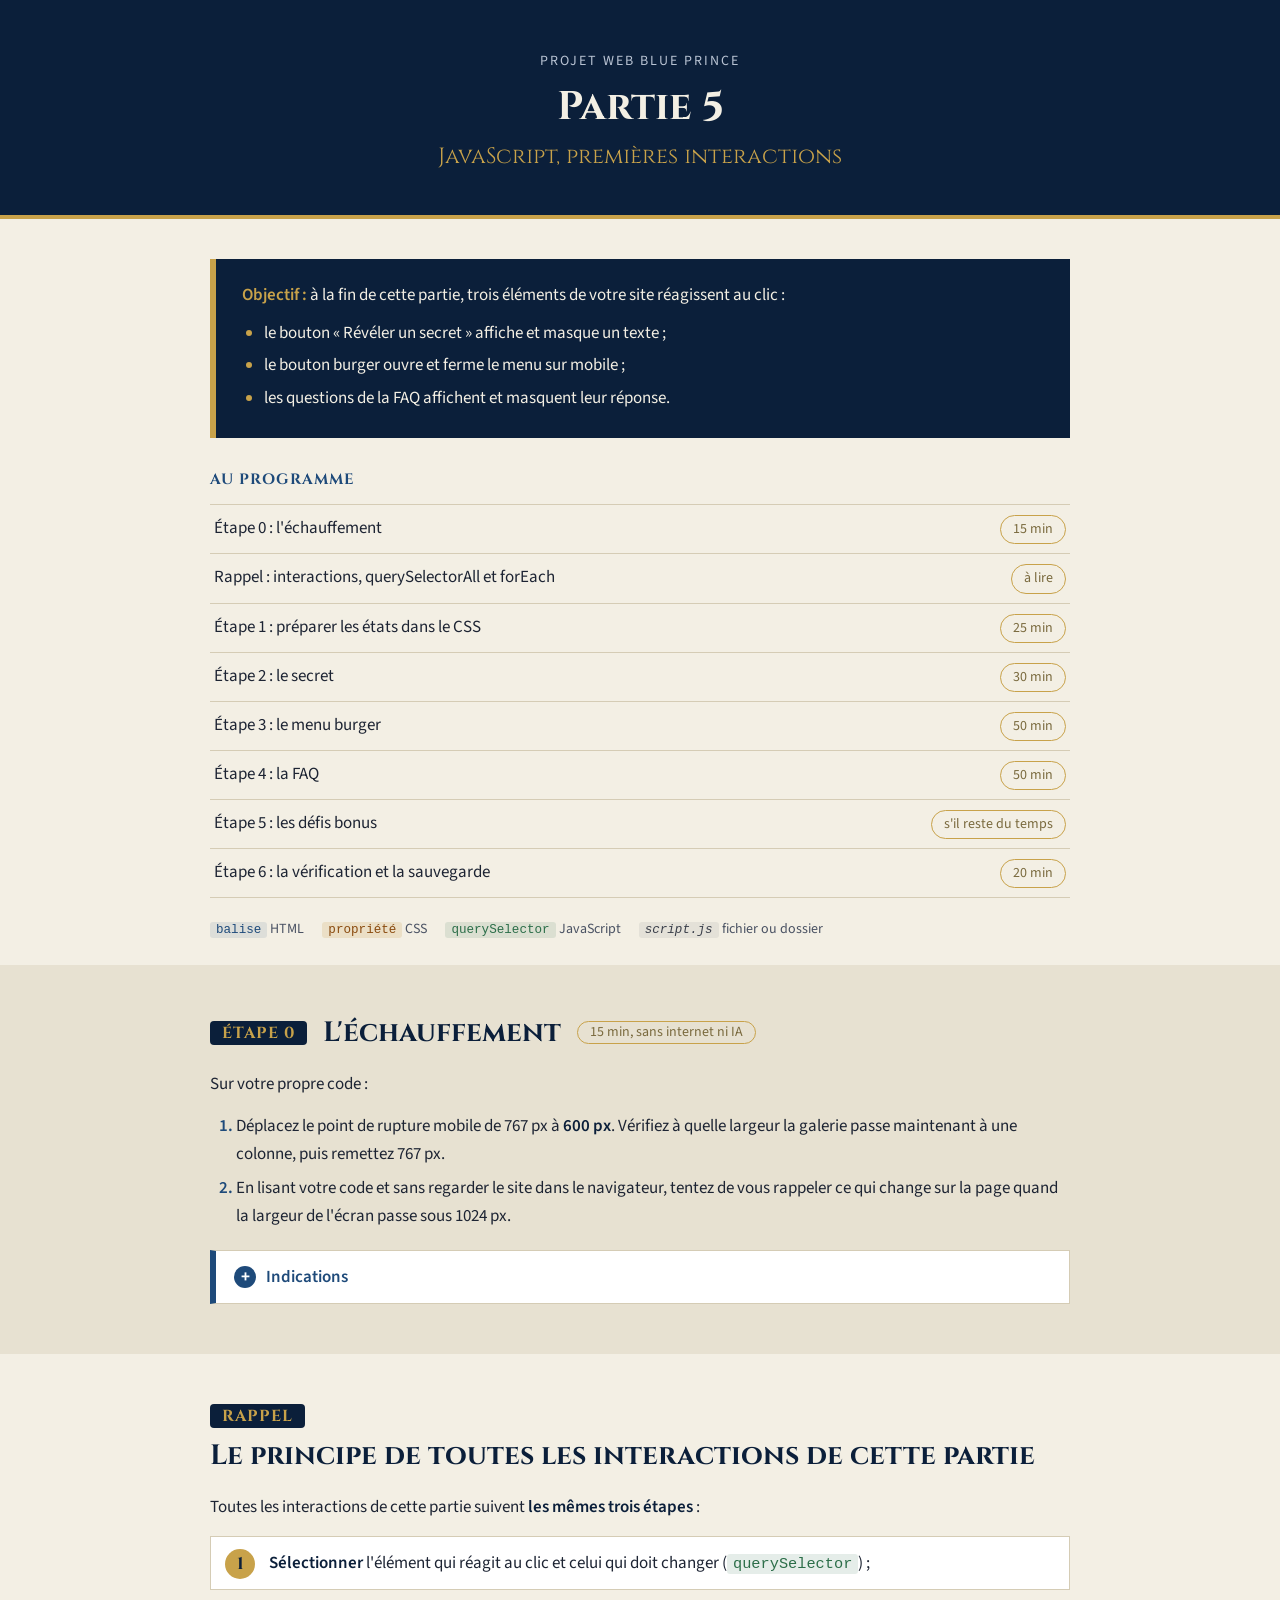
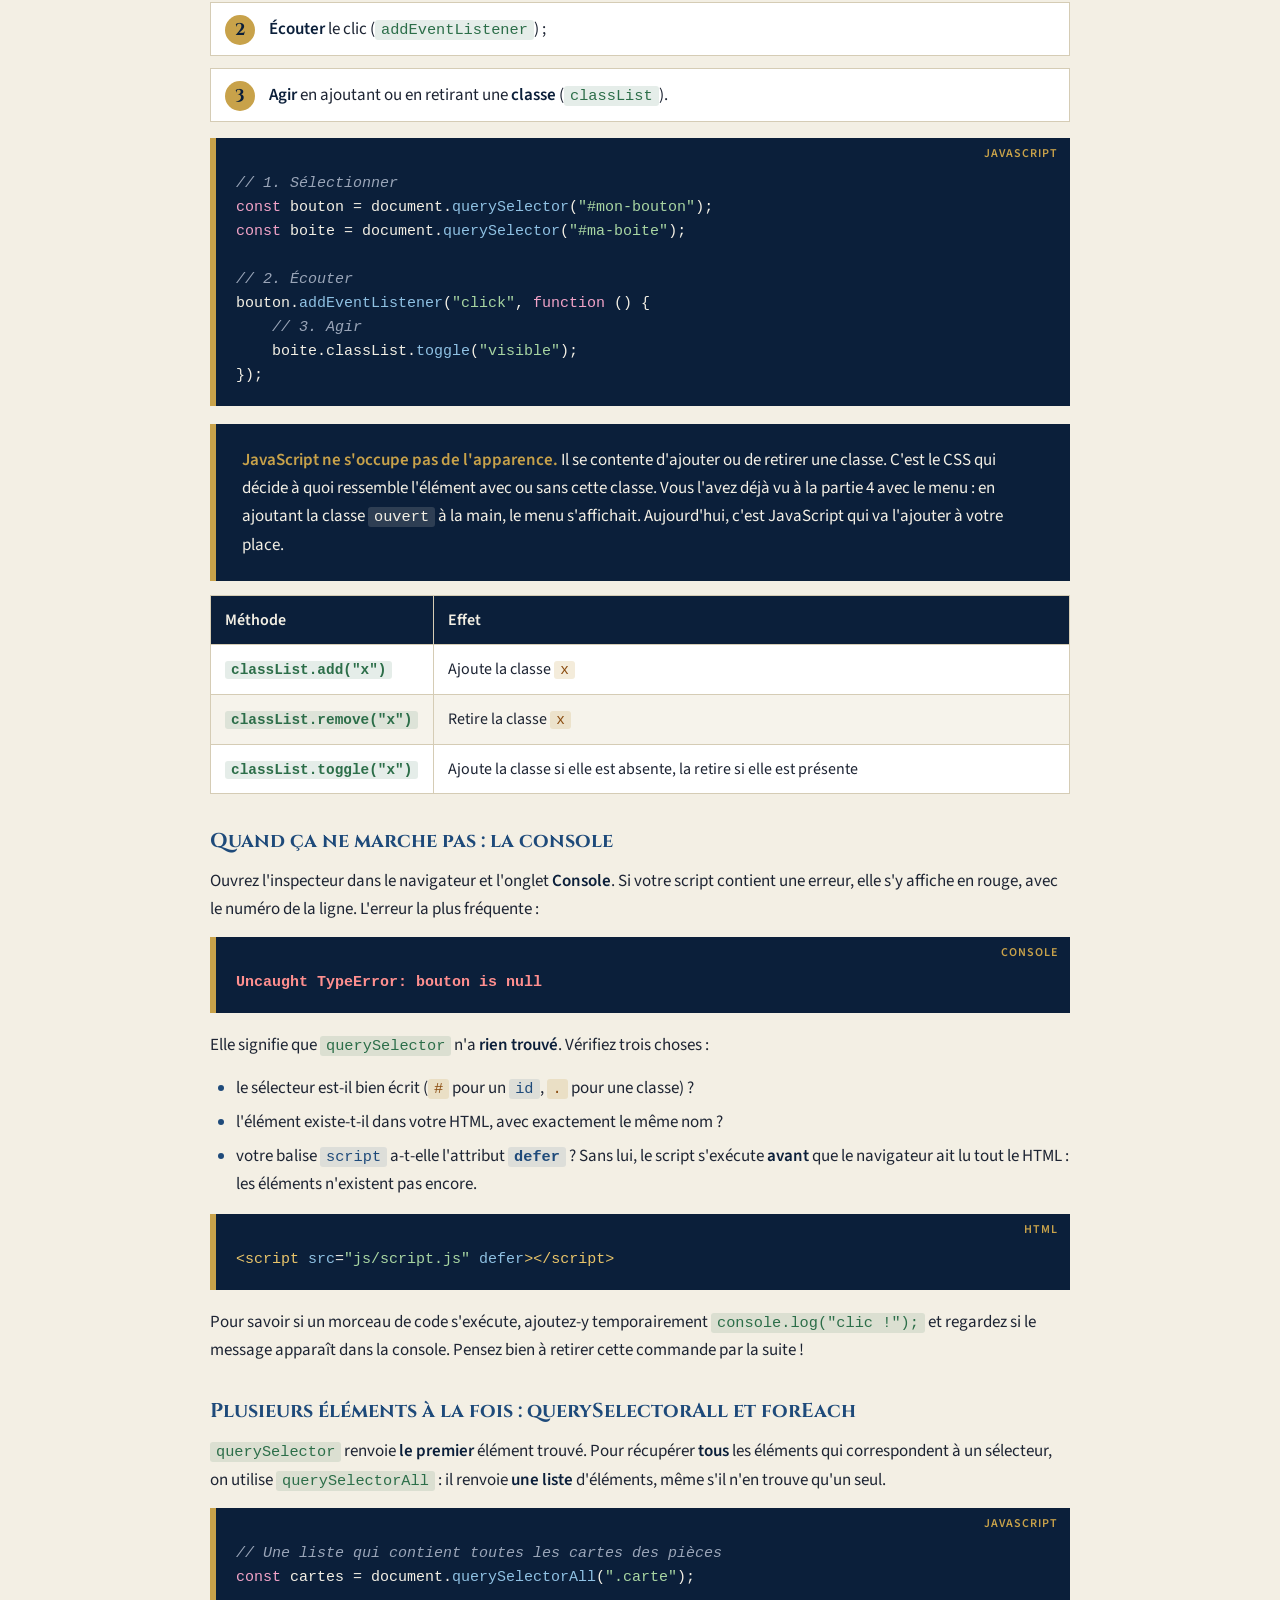
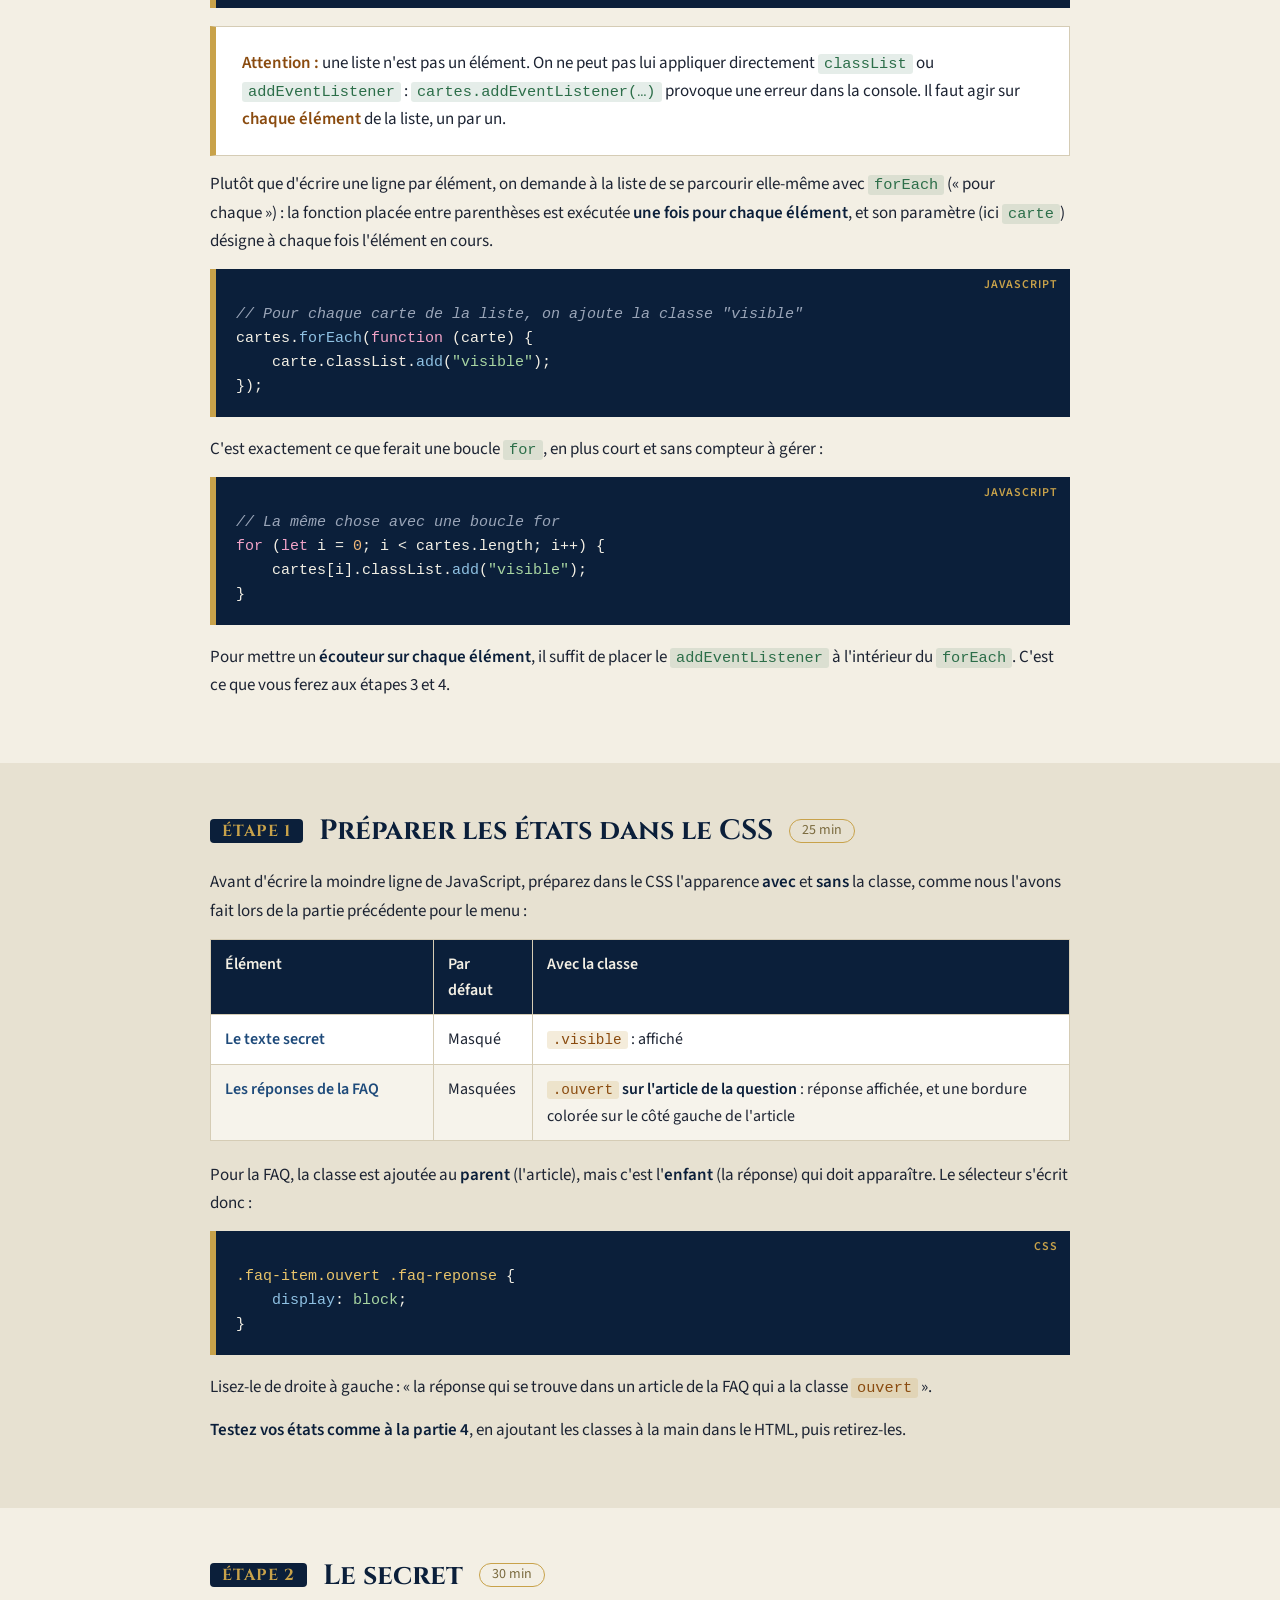
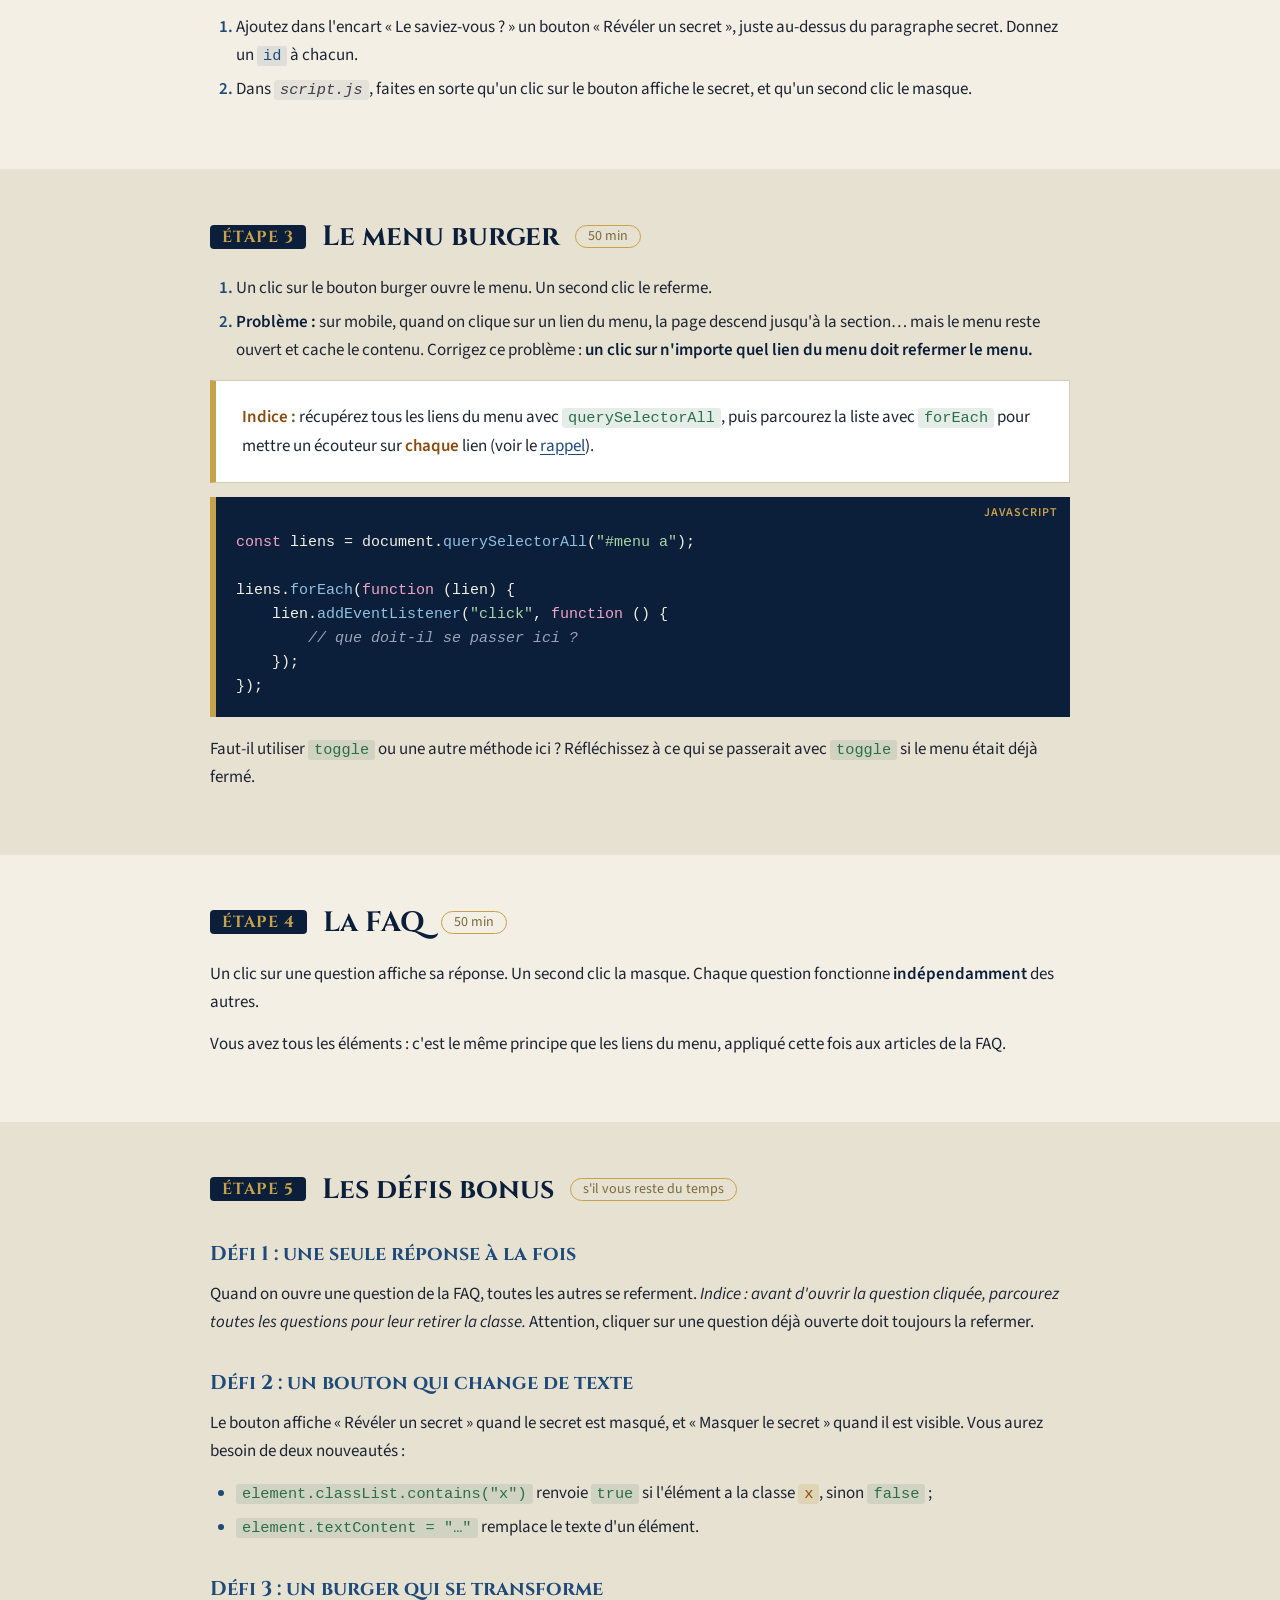
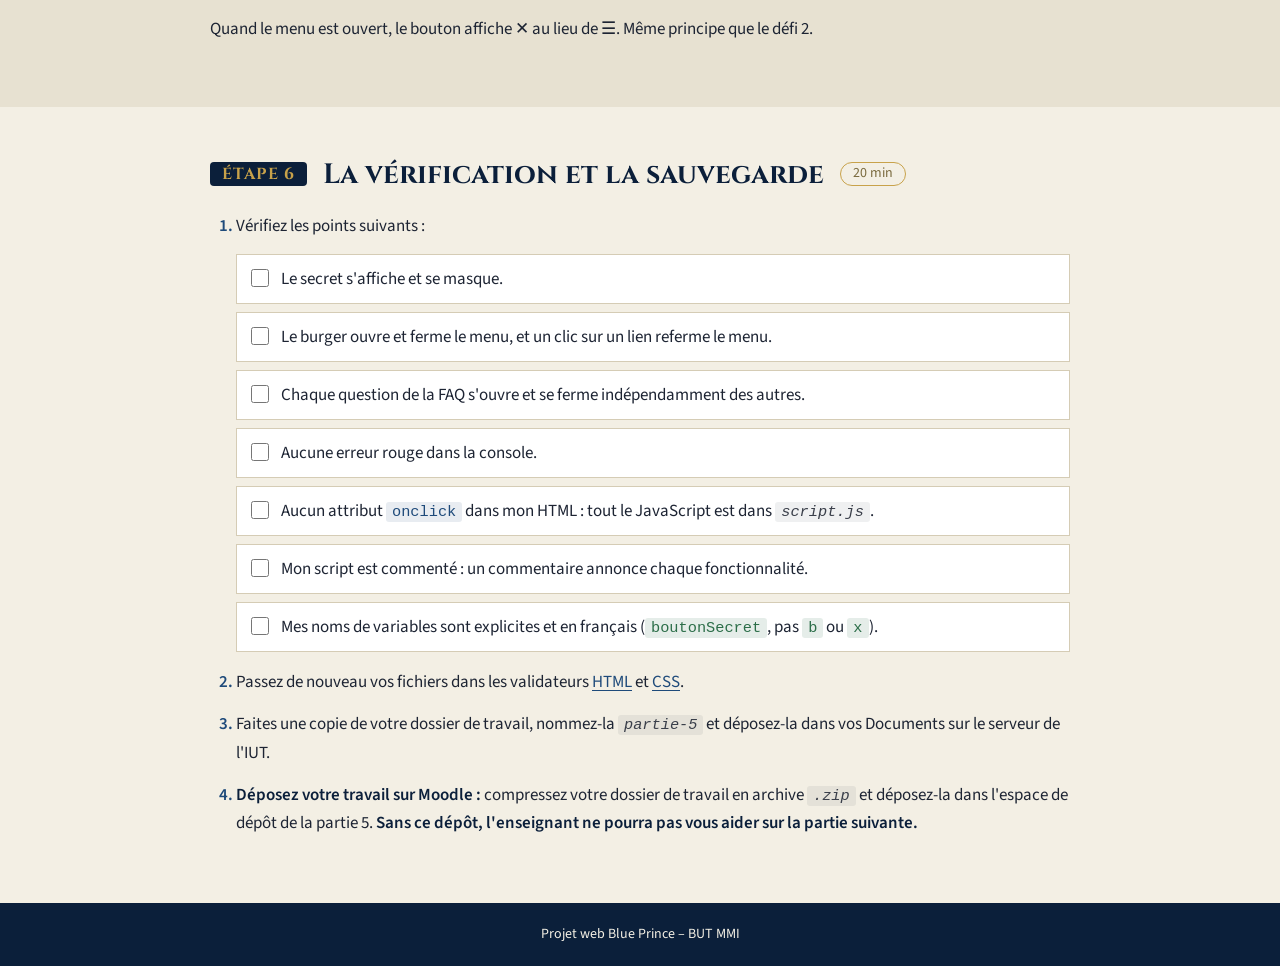
<file: 05-7583e0ce-f8bb-47f9-a5cd-820495ddec8f.html>
<!DOCTYPE html>
<html lang="fr">
<head>
    <meta charset="UTF-8">
    <meta name="viewport" content="width=device-width, initial-scale=1.0">
    <meta name="robots" content="noindex">
    <title>Partie 5 – JavaScript, premières interactions – Projet Blue Prince</title>
    <link rel="preconnect" href="https://fonts.googleapis.com">
    <link rel="preconnect" href="https://fonts.gstatic.com" crossorigin>
    <link href="https://fonts.googleapis.com/css2?family=Cinzel:wght@500;700&family=Source+Sans+3:wght@400;600&display=swap" rel="stylesheet">
    <link rel="stylesheet" href="style.css">
</head>
<body>

    <header class="entete">
        <p class="projet">Projet web Blue Prince</p>
        <h1>Partie 5</h1>
        <p class="sous-titre">JavaScript, premières interactions</p>
    </header>

    <main>

        <section class="introduction">
            <div class="encart">
                <p><strong>Objectif :</strong> à la fin de cette partie, trois éléments de votre site réagissent au clic :</p>
                <ul>
                    <li>le bouton « Révéler un secret » affiche et masque un texte ;</li>
                    <li>le bouton burger ouvre et ferme le menu sur mobile ;</li>
                    <li>les questions de la FAQ affichent et masquent leur réponse.</li>
                </ul>
            </div>

            <nav class="deroule" aria-label="Déroulé de la partie">
                <h2>Au programme</h2>
                <ol>
                    <li><a href="#etape-0"><span>Étape 0 : l'échauffement</span><span class="duree">15 min</span></a></li>
                    <li><a href="#rappel"><span>Rappel : interactions, querySelectorAll et forEach</span><span class="duree">à lire</span></a></li>
                    <li><a href="#etape-1"><span>Étape 1 : préparer les états dans le CSS</span><span class="duree">25 min</span></a></li>
                    <li><a href="#etape-2"><span>Étape 2 : le secret</span><span class="duree">30 min</span></a></li>
                    <li><a href="#etape-3"><span>Étape 3 : le menu burger</span><span class="duree">50 min</span></a></li>
                    <li><a href="#etape-4"><span>Étape 4 : la FAQ</span><span class="duree">50 min</span></a></li>
                    <li><a href="#etape-5"><span>Étape 5 : les défis bonus</span><span class="duree">s'il reste du temps</span></a></li>
                    <li><a href="#etape-6"><span>Étape 6 : la vérification et la sauvegarde</span><span class="duree">20 min</span></a></li>
                </ol>
            </nav>

            <p class="legende-code">
                <span><code class="html">balise</code> HTML</span>
                <span><code class="css">propriété</code> CSS</span>
                <span><code class="js">querySelector</code> JavaScript</span>
                <span><code class="fichier">script.js</code> fichier ou dossier</span>
            </p>
        </section>

        <section class="etape" id="etape-0">
            <h2><span class="numero-etape">Étape 0</span> L'échauffement <span class="duree">15 min, sans internet ni IA</span></h2>

            <p>Sur votre propre code :</p>
            <ol>
                <li>Déplacez le point de rupture mobile de 767 px à <strong>600 px</strong>. Vérifiez à quelle largeur la galerie passe maintenant à une colonne, puis remettez 767 px.</li>
                <li>En lisant votre code et sans regarder le site dans le navigateur, tentez de vous rappeler ce qui change sur la page quand la largeur de l'écran passe sous 1024 px.</li>
            </ol>
            <details class="solution">
                <summary>Indications</summary>
                <ol>
                    <li>Modifiez la condition de votre media query mobile : <code class="css">@media (max-width: 600px)</code>. La galerie ne passe plus à une colonne qu'en dessous de 600 px ; entre 601 et 767 px, ce sont les règles de la tablette qui s'appliquent, donc elle reste sur 2 colonnes. N'oubliez pas de remettre 767 px.</li>
                    <li>Relisez le contenu de votre media query <code class="css">@media (max-width: 1023px)</code> : chaque règle qu'elle contient correspond à un changement. Vous devriez retrouver le bouton burger qui apparaît et le menu qui disparaît, le texte de l'accueil au-dessus du visuel, l'encart « Le saviez-vous ? » sous le contenu principal, la galerie sur 2 colonnes avec le bloc vedette sur une seule rangée, et la fiche technique sous les actualités. Comparez ensuite avec le site dans le navigateur.</li>
                </ol>
            </details>
        </section>

        <section class="etape" id="rappel">
            <h2><span class="numero-etape">Rappel</span> Le principe de toutes les interactions de cette partie</h2>

            <p>Toutes les interactions de cette partie suivent <strong>les mêmes trois étapes</strong> :</p>
            <ol class="regles">
                <li><strong>Sélectionner</strong> l'élément qui réagit au clic et celui qui doit changer (<code class="js">querySelector</code>) ;</li>
                <li><strong>Écouter</strong> le clic (<code class="js">addEventListener</code>) ;</li>
                <li><strong>Agir</strong> en ajoutant ou en retirant une <strong>classe</strong> (<code class="js">classList</code>).</li>
            </ol>

<pre data-langage="JavaScript"><code><span class="t-com">// 1. Sélectionner</span>
<span class="t-motcle">const</span> bouton = document.<span class="t-fonction">querySelector</span>(<span class="t-val">"#mon-bouton"</span>);
<span class="t-motcle">const</span> boite = document.<span class="t-fonction">querySelector</span>(<span class="t-val">"#ma-boite"</span>);

<span class="t-com">// 2. Écouter</span>
bouton.<span class="t-fonction">addEventListener</span>(<span class="t-val">"click"</span>, <span class="t-motcle">function</span> () {
    <span class="t-com">// 3. Agir</span>
    boite.classList.<span class="t-fonction">toggle</span>(<span class="t-val">"visible"</span>);
});</code></pre>

            <div class="encart">
                <p><strong>JavaScript ne s'occupe pas de l'apparence.</strong> Il se contente d'ajouter ou de retirer une classe. C'est le CSS qui décide à quoi ressemble l'élément avec ou sans cette classe. Vous l'avez déjà vu à la partie 4 avec le menu : en ajoutant la classe <code>ouvert</code> à la main, le menu s'affichait. Aujourd'hui, c'est JavaScript qui va l'ajouter à votre place.</p>
            </div>

            <div class="conteneur-tableau">
                <table>
                    <thead>
                        <tr>
                            <th>Méthode</th>
                            <th>Effet</th>
                        </tr>
                    </thead>
                    <tbody>
                        <tr>
                            <td><code class="js">classList.add("x")</code></td>
                            <td>Ajoute la classe <code class="css">x</code></td>
                        </tr>
                        <tr>
                            <td><code class="js">classList.remove("x")</code></td>
                            <td>Retire la classe <code class="css">x</code></td>
                        </tr>
                        <tr>
                            <td><code class="js">classList.toggle("x")</code></td>
                            <td>Ajoute la classe si elle est absente, la retire si elle est présente</td>
                        </tr>
                    </tbody>
                </table>
            </div>

            <h3>Quand ça ne marche pas : la console</h3>

            <p>Ouvrez l'inspecteur dans le navigateur et l'onglet <strong>Console</strong>. Si votre script contient une erreur, elle s'y affiche en rouge, avec le numéro de la ligne. L'erreur la plus fréquente :</p>

<pre data-langage="Console"><code><span class="t-erreur">Uncaught TypeError: bouton is null</span></code></pre>

            <p>Elle signifie que <code class="js">querySelector</code> n'a <strong>rien trouvé</strong>. Vérifiez trois choses :</p>
            <ul>
                <li>le sélecteur est-il bien écrit (<code class="css">#</code> pour un <code class="html">id</code>, <code class="css">.</code> pour une classe) ?</li>
                <li>l'élément existe-t-il dans votre HTML, avec exactement le même nom ?</li>
                <li>votre balise <code class="html">script</code> a-t-elle l'attribut <strong><code class="html">defer</code></strong> ? Sans lui, le script s'exécute <strong>avant</strong> que le navigateur ait lu tout le HTML : les éléments n'existent pas encore.</li>
            </ul>

<pre data-langage="HTML"><code><span class="t-balise">&lt;script</span> <span class="t-attr">src</span>=<span class="t-val">"js/script.js"</span> <span class="t-attr">defer</span><span class="t-balise">&gt;&lt;/script&gt;</span></code></pre>

            <p>Pour savoir si un morceau de code s'exécute, ajoutez-y temporairement <code class="js">console.log("clic !");</code> et regardez si le message apparaît dans la console. Pensez bien à retirer cette commande par la suite !</p>

            <h3>Plusieurs éléments à la fois : querySelectorAll et forEach</h3>

            <p><code class="js">querySelector</code> renvoie <strong>le premier</strong> élément trouvé. Pour récupérer <strong>tous</strong> les éléments qui correspondent à un sélecteur, on utilise <code class="js">querySelectorAll</code> : il renvoie <strong>une liste</strong> d'éléments, même s'il n'en trouve qu'un seul.</p>

<pre data-langage="JavaScript"><code><span class="t-com">// Une liste qui contient toutes les cartes des pièces</span>
<span class="t-motcle">const</span> cartes = document.<span class="t-fonction">querySelectorAll</span>(<span class="t-val">".carte"</span>);</code></pre>

            <div class="encart encart-clair">
                <p><strong>Attention :</strong> une liste n'est pas un élément. On ne peut pas lui appliquer directement <code class="js">classList</code> ou <code class="js">addEventListener</code> : <code class="js">cartes.addEventListener(…)</code> provoque une erreur dans la console. Il faut agir sur <strong>chaque élément</strong> de la liste, un par un.</p>
            </div>

            <p>Plutôt que d'écrire une ligne par élément, on demande à la liste de se parcourir elle-même avec <code class="js">forEach</code> (« pour chaque ») : la fonction placée entre parenthèses est exécutée <strong>une fois pour chaque élément</strong>, et son paramètre (ici <code class="js">carte</code>) désigne à chaque fois l'élément en cours.</p>

<pre data-langage="JavaScript"><code><span class="t-com">// Pour chaque carte de la liste, on ajoute la classe "visible"</span>
cartes.<span class="t-fonction">forEach</span>(<span class="t-motcle">function</span> (carte) {
    carte.classList.<span class="t-fonction">add</span>(<span class="t-val">"visible"</span>);
});</code></pre>

            <p>C'est exactement ce que ferait une boucle <code class="js">for</code>, en plus court et sans compteur à gérer :</p>

<pre data-langage="JavaScript"><code><span class="t-com">// La même chose avec une boucle for</span>
<span class="t-motcle">for</span> (<span class="t-motcle">let</span> i = <span class="t-nombre">0</span>; i &lt; cartes.length; i++) {
    cartes[i].classList.<span class="t-fonction">add</span>(<span class="t-val">"visible"</span>);
}</code></pre>

            <p>Pour mettre un <strong>écouteur sur chaque élément</strong>, il suffit de placer le <code class="js">addEventListener</code> à l'intérieur du <code class="js">forEach</code>. C'est ce que vous ferez aux étapes 3 et 4.</p>
        </section>

        <section class="etape" id="etape-1">
            <h2><span class="numero-etape">Étape 1</span> Préparer les états dans le CSS <span class="duree">25 min</span></h2>

            <p>Avant d'écrire la moindre ligne de JavaScript, préparez dans le CSS l'apparence <strong>avec</strong> et <strong>sans</strong> la classe, comme nous l'avons fait lors de la partie précédente pour le menu :</p>

            <div class="conteneur-tableau">
                <table>
                    <thead>
                        <tr>
                            <th>Élément</th>
                            <th>Par défaut</th>
                            <th>Avec la classe</th>
                        </tr>
                    </thead>
                    <tbody>
                        <tr>
                            <td>Le texte secret</td>
                            <td>Masqué</td>
                            <td><code class="css">.visible</code> : affiché</td>
                        </tr>
                        <tr>
                            <td>Les réponses de la FAQ</td>
                            <td>Masquées</td>
                            <td><code class="css">.ouvert</code> <strong>sur l'article de la question</strong> : réponse affichée, et une bordure colorée sur le côté gauche de l'article</td>
                        </tr>
                    </tbody>
                </table>
            </div>

            <p>Pour la FAQ, la classe est ajoutée au <strong>parent</strong> (l'article), mais c'est l'<strong>enfant</strong> (la réponse) qui doit apparaître. Le sélecteur s'écrit donc :</p>

<pre data-langage="CSS"><code><span class="t-selecteur">.faq-item.ouvert .faq-reponse</span> {
    <span class="t-prop">display</span>: <span class="t-val">block</span>;
}</code></pre>

            <p>Lisez-le de droite à gauche : « la réponse qui se trouve dans un article de la FAQ qui a la classe <code class="css">ouvert</code> ».</p>

            <p><strong>Testez vos états comme à la partie 4</strong>, en ajoutant les classes à la main dans le HTML, puis retirez-les.</p>
        </section>

        <section class="etape" id="etape-2">
            <h2><span class="numero-etape">Étape 2</span> Le secret <span class="duree">30 min</span></h2>

            <ol>
                <li>Ajoutez dans l'encart « Le saviez-vous ? » un bouton « Révéler un secret », juste au-dessus du paragraphe secret. Donnez un <code class="html">id</code> à chacun.</li>
                <li>Dans <code class="fichier">script.js</code>, faites en sorte qu'un clic sur le bouton affiche le secret, et qu'un second clic le masque.</li>
            </ol>
        </section>

        <section class="etape" id="etape-3">
            <h2><span class="numero-etape">Étape 3</span> Le menu burger <span class="duree">50 min</span></h2>

            <ol>
                <li>Un clic sur le bouton burger ouvre le menu. Un second clic le referme.</li>
                <li><strong>Problème :</strong> sur mobile, quand on clique sur un lien du menu, la page descend jusqu'à la section… mais le menu reste ouvert et cache le contenu. Corrigez ce problème : <strong>un clic sur n'importe quel lien du menu doit refermer le menu.</strong></li>
            </ol>

            <div class="encart encart-clair">
                <p><strong>Indice :</strong> récupérez tous les liens du menu avec <code class="js">querySelectorAll</code>, puis parcourez la liste avec <code class="js">forEach</code> pour mettre un écouteur sur <strong>chaque</strong> lien (voir le <a href="#rappel">rappel</a>).</p>
            </div>

<pre data-langage="JavaScript"><code><span class="t-motcle">const</span> liens = document.<span class="t-fonction">querySelectorAll</span>(<span class="t-val">"#menu a"</span>);

liens.<span class="t-fonction">forEach</span>(<span class="t-motcle">function</span> (lien) {
    lien.<span class="t-fonction">addEventListener</span>(<span class="t-val">"click"</span>, <span class="t-motcle">function</span> () {
        <span class="t-com">// que doit-il se passer ici ?</span>
    });
});</code></pre>

            <p>Faut-il utiliser <code class="js">toggle</code> ou une autre méthode ici ? Réfléchissez à ce qui se passerait avec <code class="js">toggle</code> si le menu était déjà fermé.</p>
        </section>

        <section class="etape" id="etape-4">
            <h2><span class="numero-etape">Étape 4</span> La FAQ <span class="duree">50 min</span></h2>

            <p>Un clic sur une question affiche sa réponse. Un second clic la masque. Chaque question fonctionne <strong>indépendamment</strong> des autres.</p>

            <p>Vous avez tous les éléments : c'est le même principe que les liens du menu, appliqué cette fois aux articles de la FAQ.</p>
        </section>

        <section class="etape" id="etape-5">
            <h2><span class="numero-etape">Étape 5</span> Les défis bonus <span class="duree">s'il vous reste du temps</span></h2>

            <h3>Défi 1 : une seule réponse à la fois</h3>
            <p>Quand on ouvre une question de la FAQ, toutes les autres se referment. <em>Indice : avant d'ouvrir la question cliquée, parcourez toutes les questions pour leur retirer la classe.</em> Attention, cliquer sur une question déjà ouverte doit toujours la refermer.</p>

            <h3>Défi 2 : un bouton qui change de texte</h3>
            <p>Le bouton affiche « Révéler un secret » quand le secret est masqué, et « Masquer le secret » quand il est visible. Vous aurez besoin de deux nouveautés :</p>
            <ul>
                <li><code class="js">element.classList.contains("x")</code> renvoie <code class="js">true</code> si l'élément a la classe <code class="css">x</code>, sinon <code class="js">false</code> ;</li>
                <li><code class="js">element.textContent = "…"</code> remplace le texte d'un élément.</li>
            </ul>

            <h3>Défi 3 : un burger qui se transforme</h3>
            <p>Quand le menu est ouvert, le bouton affiche ✕ au lieu de ☰. Même principe que le défi 2.</p>
        </section>

        <section class="etape" id="etape-6">
            <h2><span class="numero-etape">Étape 6</span> La vérification et la sauvegarde <span class="duree">20 min</span></h2>

            <ol>
                <li>
                    <p>Vérifiez les points suivants :</p>
                    <ul class="verification">
                        <li><label><input type="checkbox"><span>Le secret s'affiche et se masque.</span></label></li>
                        <li><label><input type="checkbox"><span>Le burger ouvre et ferme le menu, et un clic sur un lien referme le menu.</span></label></li>
                        <li><label><input type="checkbox"><span>Chaque question de la FAQ s'ouvre et se ferme indépendamment des autres.</span></label></li>
                        <li><label><input type="checkbox"><span>Aucune erreur rouge dans la console.</span></label></li>
                        <li><label><input type="checkbox"><span>Aucun attribut <code class="html">onclick</code> dans mon HTML : tout le JavaScript est dans <code class="fichier">script.js</code>.</span></label></li>
                        <li><label><input type="checkbox"><span>Mon script est commenté : un commentaire annonce chaque fonctionnalité.</span></label></li>
                        <li><label><input type="checkbox"><span>Mes noms de variables sont explicites et en français (<code class="js">boutonSecret</code>, pas <code class="js">b</code> ou <code class="js">x</code>).</span></label></li>
                    </ul>
                </li>
                <li>
                    <p>Passez de nouveau vos fichiers dans les validateurs <a href="https://validator.w3.org/#validate_by_upload">HTML</a> et <a href="https://jigsaw.w3.org/css-validator/#validate_by_upload">CSS</a>.</p>
                </li>
                <li>
                    <p>Faites une copie de votre dossier de travail, nommez-la <code class="fichier">partie-5</code> et déposez-la dans vos Documents sur le serveur de l'IUT.</p>
                </li>
                <li>
                    <p><strong>Déposez votre travail sur Moodle :</strong> compressez votre dossier de travail en archive <code class="fichier">.zip</code> et déposez-la dans l'espace de dépôt de la partie 5. <strong>Sans ce dépôt, l'enseignant ne pourra pas vous aider sur la partie suivante.</strong></p>
                </li>
            </ol>
        </section>

    </main>

    <footer class="pied">
        <p>Projet web Blue Prince – BUT MMI</p>
    </footer>

</body>
</html>
</file>
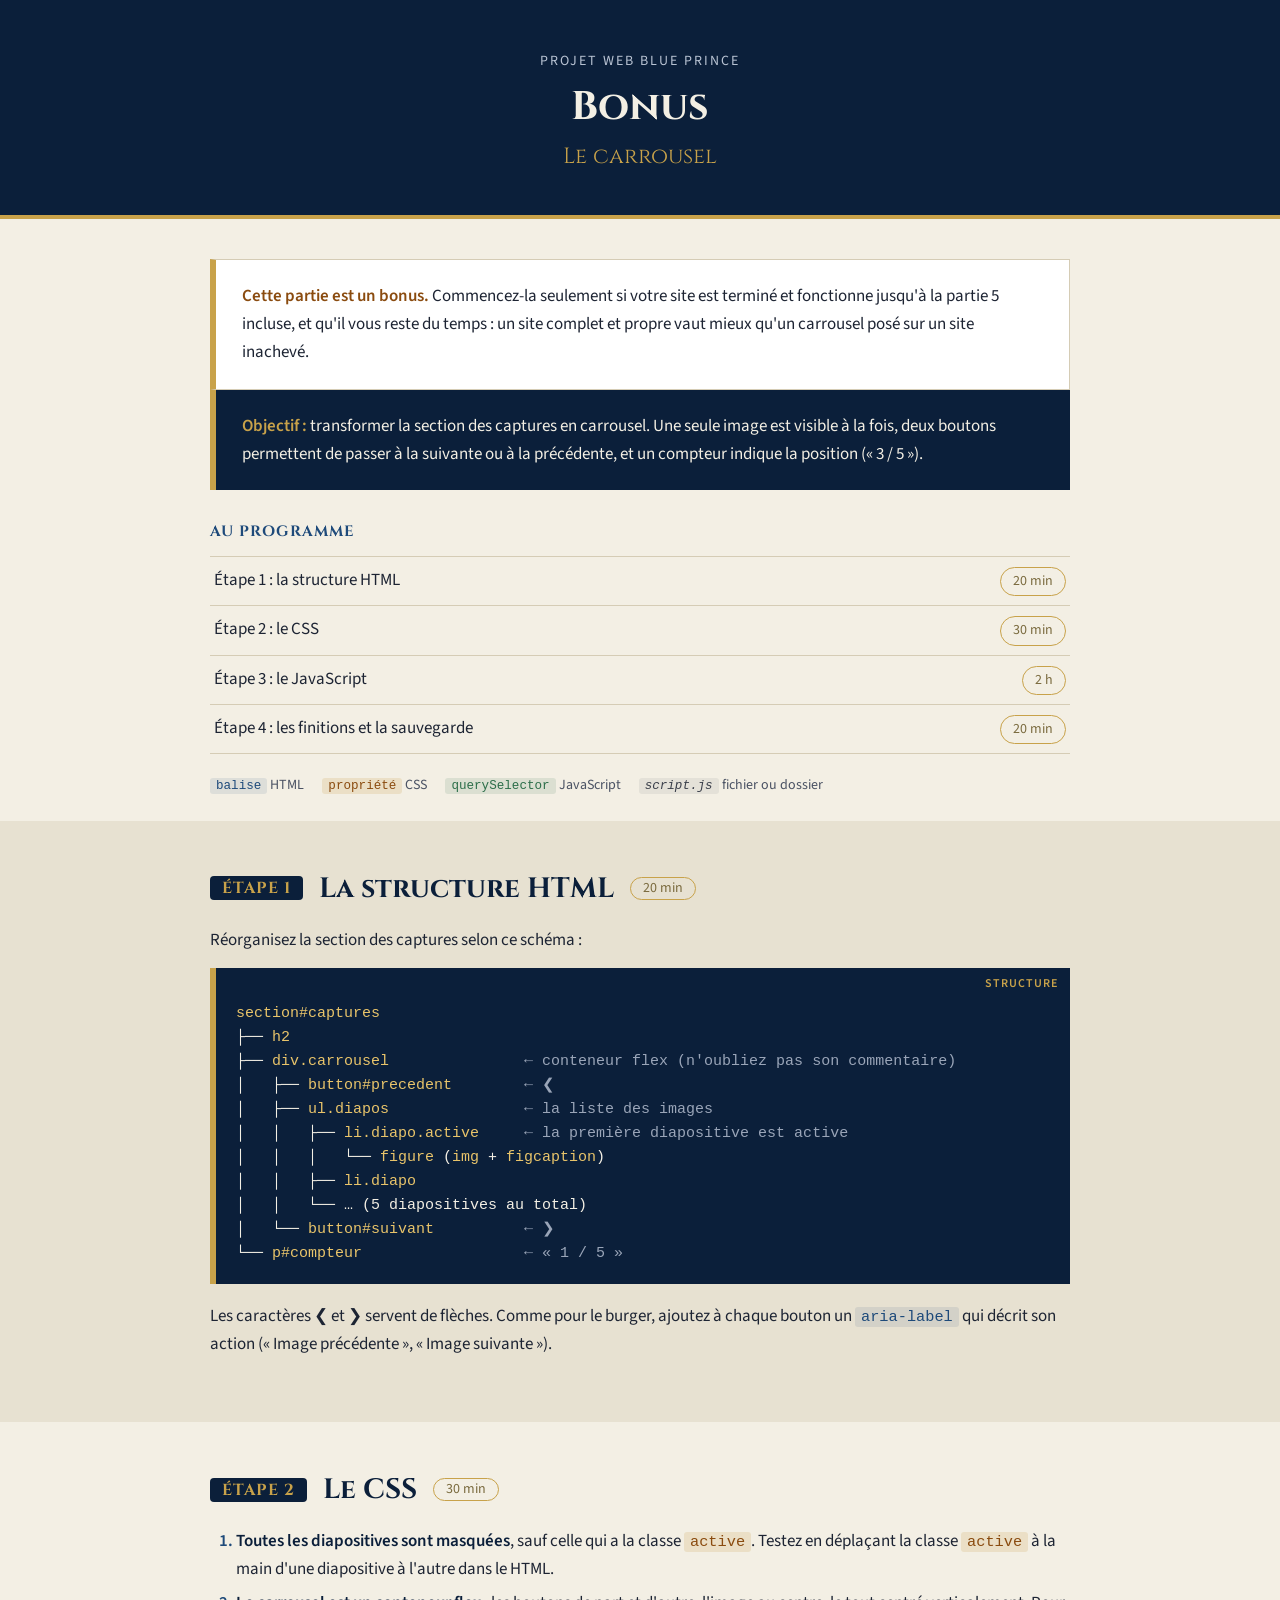
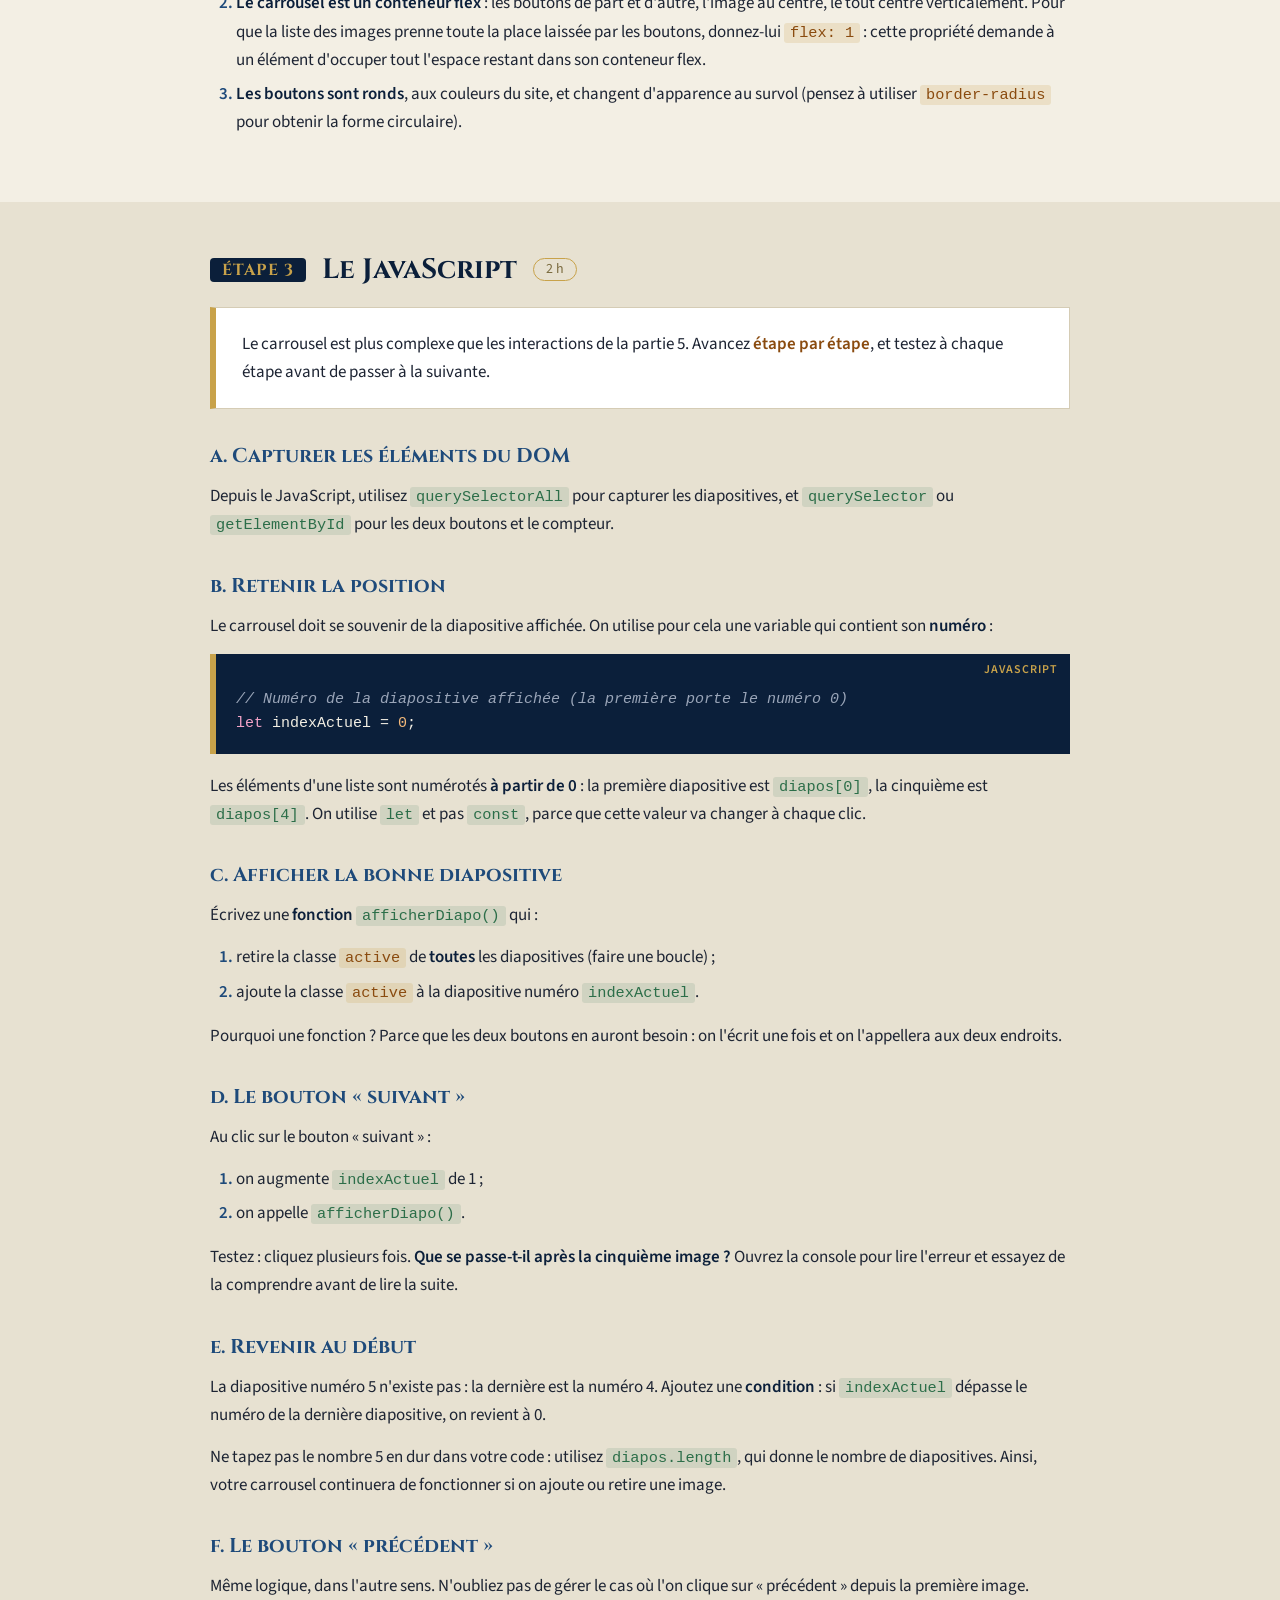
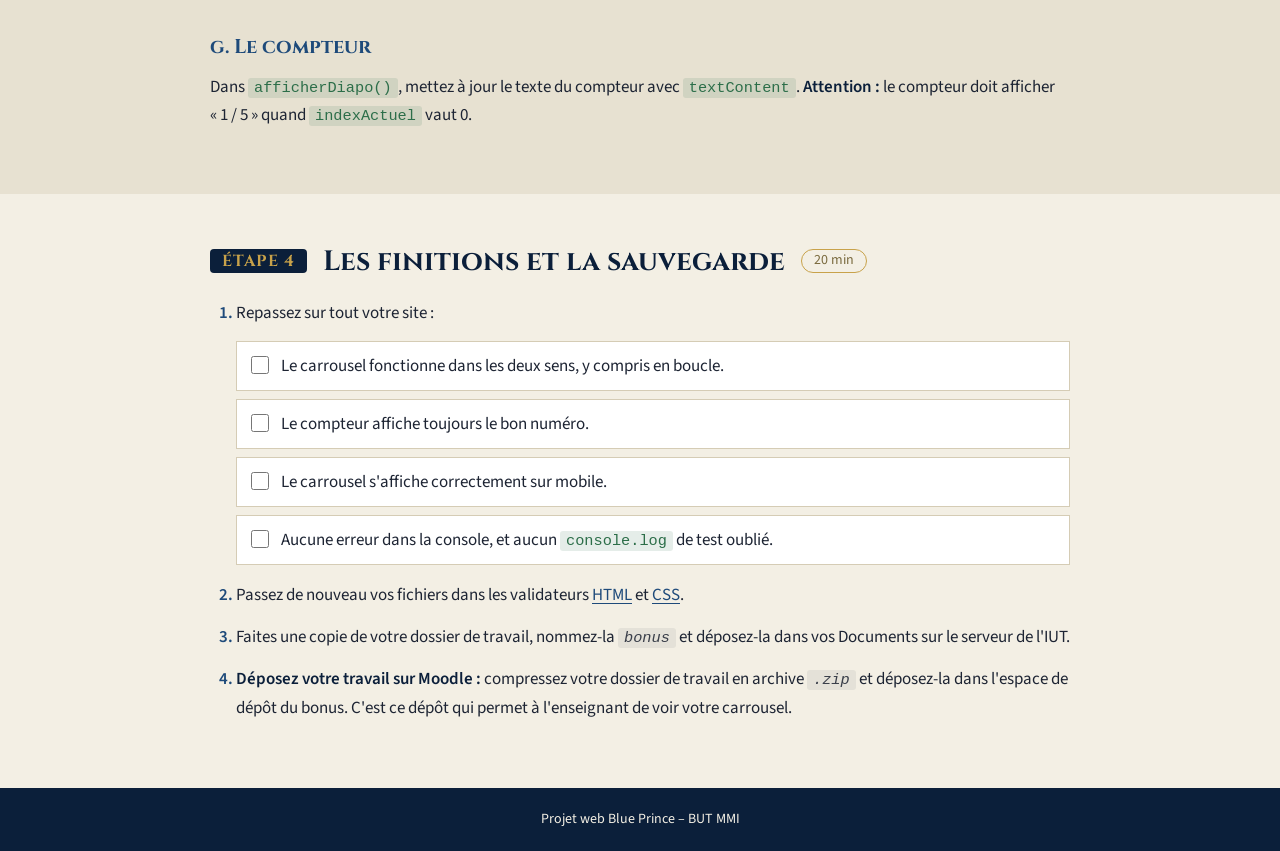
<file: 06-8d26a904-8ea1-4108-a8bc-c750dd36f7fd.html>
<!DOCTYPE html>
<html lang="fr">
<head>
    <meta charset="UTF-8">
    <meta name="viewport" content="width=device-width, initial-scale=1.0">
    <meta name="robots" content="noindex">
    <title>Bonus – Le carrousel – Projet Blue Prince</title>
    <link rel="preconnect" href="https://fonts.googleapis.com">
    <link rel="preconnect" href="https://fonts.gstatic.com" crossorigin>
    <link href="https://fonts.googleapis.com/css2?family=Cinzel:wght@500;700&family=Source+Sans+3:wght@400;600&display=swap" rel="stylesheet">
    <link rel="stylesheet" href="style.css">
</head>
<body>

    <header class="entete">
        <p class="projet">Projet web Blue Prince</p>
        <h1>Bonus</h1>
        <p class="sous-titre">Le carrousel</p>
    </header>

    <main>

        <section class="introduction">
            <div class="encart encart-clair">
                <p><strong>Cette partie est un bonus.</strong> Commencez-la seulement si votre site est terminé et fonctionne jusqu'à la partie 5 incluse, et qu'il vous reste du temps : un site complet et propre vaut mieux qu'un carrousel posé sur un site inachevé.</p>
            </div>

            <div class="encart">
                <p><strong>Objectif :</strong> transformer la section des captures en carrousel. Une seule image est visible à la fois, deux boutons permettent de passer à la suivante ou à la précédente, et un compteur indique la position (« 3 / 5 »).</p>
            </div>

            <nav class="deroule" aria-label="Déroulé de la partie">
                <h2>Au programme</h2>
                <ol>
                    <li><a href="#etape-1"><span>Étape 1 : la structure HTML</span><span class="duree">20 min</span></a></li>
                    <li><a href="#etape-2"><span>Étape 2 : le CSS</span><span class="duree">30 min</span></a></li>
                    <li><a href="#etape-3"><span>Étape 3 : le JavaScript</span><span class="duree">2 h</span></a></li>
                    <li><a href="#etape-4"><span>Étape 4 : les finitions et la sauvegarde</span><span class="duree">20 min</span></a></li>
                </ol>
            </nav>

            <p class="legende-code">
                <span><code class="html">balise</code> HTML</span>
                <span><code class="css">propriété</code> CSS</span>
                <span><code class="js">querySelector</code> JavaScript</span>
                <span><code class="fichier">script.js</code> fichier ou dossier</span>
            </p>
        </section>

        <section class="etape" id="etape-1">
            <h2><span class="numero-etape">Étape 1</span> La structure HTML <span class="duree">20 min</span></h2>

            <p>Réorganisez la section des captures selon ce schéma :</p>

<pre data-langage="Structure"><code><span class="t-balise">section#captures</span>
├── <span class="t-balise">h2</span>
├── <span class="t-balise">div.carrousel</span>               <span class="t-note">← conteneur flex (n'oubliez pas son commentaire)</span>
│   ├── <span class="t-balise">button#precedent</span>        <span class="t-note">← ❮</span>
│   ├── <span class="t-balise">ul.diapos</span>               <span class="t-note">← la liste des images</span>
│   │   ├── <span class="t-balise">li.diapo.active</span>     <span class="t-note">← la première diapositive est active</span>
│   │   │   └── <span class="t-balise">figure</span> (<span class="t-balise">img</span> + <span class="t-balise">figcaption</span>)
│   │   ├── <span class="t-balise">li.diapo</span>
│   │   └── … (5 diapositives au total)
│   └── <span class="t-balise">button#suivant</span>          <span class="t-note">← ❯</span>
└── <span class="t-balise">p#compteur</span>                  <span class="t-note">← « 1 / 5 »</span></code></pre>

            <p>Les caractères ❮ et ❯ servent de flèches. Comme pour le burger, ajoutez à chaque bouton un <code class="html">aria-label</code> qui décrit son action (« Image précédente », « Image suivante »).</p>
        </section>

        <section class="etape" id="etape-2">
            <h2><span class="numero-etape">Étape 2</span> Le CSS <span class="duree">30 min</span></h2>

            <ol>
                <li><strong>Toutes les diapositives sont masquées</strong>, sauf celle qui a la classe <code class="css">active</code>. Testez en déplaçant la classe <code class="css">active</code> à la main d'une diapositive à l'autre dans le HTML.</li>
                <li><strong>Le carrousel est un conteneur flex</strong> : les boutons de part et d'autre, l'image au centre, le tout centré verticalement. Pour que la liste des images prenne toute la place laissée par les boutons, donnez-lui <code class="css">flex: 1</code> : cette propriété demande à un élément d'occuper tout l'espace restant dans son conteneur flex.</li>
                <li><strong>Les boutons sont ronds</strong>, aux couleurs du site, et changent d'apparence au survol (pensez à utiliser <code class="css">border-radius</code> pour obtenir la forme circulaire).</li>
            </ol>
        </section>

        <section class="etape" id="etape-3">
            <h2><span class="numero-etape">Étape 3</span> Le JavaScript <span class="duree">2 h</span></h2>

            <div class="encart encart-clair">
                <p>Le carrousel est plus complexe que les interactions de la partie 5. Avancez <strong>étape par étape</strong>, et testez à chaque étape avant de passer à la suivante.</p>
            </div>

            <h3>a. Capturer les éléments du DOM</h3>
            <p>Depuis le JavaScript, utilisez <code class="js">querySelectorAll</code> pour capturer les diapositives, et <code class="js">querySelector</code> ou <code class="js">getElementById</code> pour les deux boutons et le compteur.</p>

            <h3>b. Retenir la position</h3>
            <p>Le carrousel doit se souvenir de la diapositive affichée. On utilise pour cela une variable qui contient son <strong>numéro</strong> :</p>

<pre data-langage="JavaScript"><code><span class="t-com">// Numéro de la diapositive affichée (la première porte le numéro 0)</span>
<span class="t-motcle">let</span> indexActuel = <span class="t-nombre">0</span>;</code></pre>

            <p>Les éléments d'une liste sont numérotés <strong>à partir de 0</strong> : la première diapositive est <code class="js">diapos[0]</code>, la cinquième est <code class="js">diapos[4]</code>. On utilise <code class="js">let</code> et pas <code class="js">const</code>, parce que cette valeur va changer à chaque clic.</p>

            <h3>c. Afficher la bonne diapositive</h3>
            <p>Écrivez une <strong>fonction</strong> <code class="js">afficherDiapo()</code> qui :</p>
            <ol>
                <li>retire la classe <code class="css">active</code> de <strong>toutes</strong> les diapositives (faire une boucle) ;</li>
                <li>ajoute la classe <code class="css">active</code> à la diapositive numéro <code class="js">indexActuel</code>.</li>
            </ol>
            <p>Pourquoi une fonction ? Parce que les deux boutons en auront besoin : on l'écrit une fois et on l'appellera aux deux endroits.</p>

            <h3>d. Le bouton « suivant »</h3>
            <p>Au clic sur le bouton « suivant » :</p>
            <ol>
                <li>on augmente <code class="js">indexActuel</code> de 1 ;</li>
                <li>on appelle <code class="js">afficherDiapo()</code>.</li>
            </ol>
            <p>Testez : cliquez plusieurs fois. <strong>Que se passe-t-il après la cinquième image ?</strong> Ouvrez la console pour lire l'erreur et essayez de la comprendre avant de lire la suite.</p>

            <h3>e. Revenir au début</h3>
            <p>La diapositive numéro 5 n'existe pas : la dernière est la numéro 4. Ajoutez une <strong>condition</strong> : si <code class="js">indexActuel</code> dépasse le numéro de la dernière diapositive, on revient à 0.</p>
            <p>Ne tapez pas le nombre 5 en dur dans votre code : utilisez <code class="js">diapos.length</code>, qui donne le nombre de diapositives. Ainsi, votre carrousel continuera de fonctionner si on ajoute ou retire une image.</p>

            <h3>f. Le bouton « précédent »</h3>
            <p>Même logique, dans l'autre sens. N'oubliez pas de gérer le cas où l'on clique sur « précédent » depuis la première image.</p>

            <h3>g. Le compteur</h3>
            <p>Dans <code class="js">afficherDiapo()</code>, mettez à jour le texte du compteur avec <code class="js">textContent</code>. <strong>Attention :</strong> le compteur doit afficher « 1 / 5 » quand <code class="js">indexActuel</code> vaut 0.</p>
        </section>

        <section class="etape" id="etape-4">
            <h2><span class="numero-etape">Étape 4</span> Les finitions et la sauvegarde <span class="duree">20 min</span></h2>

            <ol>
                <li>
                    <p>Repassez sur tout votre site :</p>
                    <ul class="verification">
                        <li><label><input type="checkbox"><span>Le carrousel fonctionne dans les deux sens, y compris en boucle.</span></label></li>
                        <li><label><input type="checkbox"><span>Le compteur affiche toujours le bon numéro.</span></label></li>
                        <li><label><input type="checkbox"><span>Le carrousel s'affiche correctement sur mobile.</span></label></li>
                        <li><label><input type="checkbox"><span>Aucune erreur dans la console, et aucun <code class="js">console.log</code> de test oublié.</span></label></li>
                    </ul>
                </li>
                <li>
                    <p>Passez de nouveau vos fichiers dans les validateurs <a href="https://validator.w3.org/#validate_by_upload">HTML</a> et <a href="https://jigsaw.w3.org/css-validator/#validate_by_upload">CSS</a>.</p>
                </li>
                <li>
                    <p>Faites une copie de votre dossier de travail, nommez-la <code class="fichier">bonus</code> et déposez-la dans vos Documents sur le serveur de l'IUT.</p>
                </li>
                <li>
                    <p><strong>Déposez votre travail sur Moodle :</strong> compressez votre dossier de travail en archive <code class="fichier">.zip</code> et déposez-la dans l'espace de dépôt du bonus. C'est ce dépôt qui permet à l'enseignant de voir votre carrousel.</p>
                </li>
            </ol>
        </section>

    </main>

    <footer class="pied">
        <p>Projet web Blue Prince – BUT MMI</p>
    </footer>

</body>
</html>
</file>
<file: style.css>
/* =========================================================
   ÉNONCÉS – Projet web Blue Prince
   Feuille de style commune à toutes les parties.
   Charte reprise du site Blue Prince et des auto-évaluations.
   ========================================================= */

* {
    box-sizing: border-box;
}

html {
    scroll-behavior: smooth;
}

body {
    margin: 0;
    font-family: "Source Sans 3", Arial, sans-serif;
    font-size: 17px;
    line-height: 1.65;
    color: #1d2433;
    background-color: #f3efe4;
}

a {
    color: #1e4a7a;
    text-decoration-thickness: 1px;
    text-underline-offset: 3px;
}

a:hover {
    color: #0b1f3a;
    text-decoration-color: #c8a24a;
    text-decoration-thickness: 2px;
}

strong {
    font-weight: 600;
    color: #0b1f3a;
}


/* ===== EN-TÊTE ===== */

.entete {
    padding: 50px 20px 40px 20px;
    text-align: center;
    background-color: #0b1f3a;
    color: #f3efe4;
    border-bottom: 4px solid #c8a24a;
}

.projet {
    margin: 0 0 10px 0;
    font-size: 14px;
    letter-spacing: 2px;
    text-transform: uppercase;
    color: #b9c3d3;
}

.entete h1 {
    margin: 0;
    font-family: "Cinzel", Georgia, serif;
    font-size: 40px;
    line-height: 1.2;
    color: #f3efe4;
}

.sous-titre {
    margin: 8px 0 0 0;
    font-family: "Cinzel", Georgia, serif;
    font-size: 22px;
    color: #c8a24a;
}


/* ===== INTRODUCTION : objectif + déroulé ===== */

.introduction {
    padding: 40px 20px 10px 20px;
}

.introduction > * {
    max-width: 860px;
    margin-left: auto;
    margin-right: auto;
}

.encart {
    padding: 22px 26px;
    background-color: #0b1f3a;
    color: #f3efe4;
    border-left: 6px solid #c8a24a;
}

.encart p {
    margin: 0 0 10px 0;
}

.encart p:last-child {
    margin-bottom: 0;
}

.encart strong {
    color: #c8a24a;
}

.encart code {
    background-color: rgba(243, 239, 228, 0.15);
    color: #f3efe4;
}

.deroule {
    margin-top: 30px;
}

.deroule h2 {
    margin: 0 0 12px 0;
    font-family: "Cinzel", Georgia, serif;
    font-size: 15px;
    letter-spacing: 1px;
    text-transform: uppercase;
    color: #1e4a7a;
}

.deroule ol {
    list-style-type: none;
    margin: 0;
    padding: 0;
    border-top: 1px solid #d5ccb5;
}

.deroule li {
    border-bottom: 1px solid #d5ccb5;
}

.deroule a {
    display: flex;
    justify-content: space-between;
    align-items: baseline;
    gap: 20px;
    padding: 9px 4px;
    color: #1d2433;
    text-decoration: none;
}

.deroule a:hover {
    color: #1e4a7a;
    background-color: #e7e1d1;
}

.deroule .duree {
    flex-shrink: 0;
}


/* ===== ÉTAPES ===== */

.etape {
    padding: 50px 20px;
    scroll-margin-top: 0;
}

/* Une étape sur deux a un fond différent, comme les sections du site */
.etape:nth-child(even) {
    background-color: #e7e1d1;
}

.etape > * {
    max-width: 860px;
    margin-left: auto;
    margin-right: auto;
}

.etape h2 {
    display: flex;
    align-items: center;
    flex-wrap: wrap;
    gap: 10px 16px;
    margin-top: 0;
    margin-bottom: 20px;
    font-family: "Cinzel", Georgia, serif;
    font-size: 28px;
    line-height: 1.25;
    color: #0b1f3a;
}

.numero-etape {
    display: inline-block;
    padding: 2px 12px;
    border-radius: 4px;
    background-color: #0b1f3a;
    color: #c8a24a;
    font-size: 16px;
    letter-spacing: 1px;
    text-transform: uppercase;
}

.duree {
    padding: 2px 12px;
    border: 1px solid #c8a24a;
    border-radius: 20px;
    font-family: "Source Sans 3", Arial, sans-serif;
    font-size: 14px;
    font-weight: 400;
    color: #7a6a3e;
    white-space: nowrap;
}

.etape h3 {
    margin-top: 30px;
    margin-bottom: 10px;
    font-family: "Cinzel", Georgia, serif;
    font-size: 20px;
    color: #1e4a7a;
}

.etape p {
    margin-top: 0;
    margin-bottom: 14px;
}

.etape ul,
.etape ol {
    margin-top: 0;
    margin-bottom: 16px;
    padding-left: 26px;
}

.etape li {
    margin-bottom: 6px;
}

.etape li::marker {
    color: #1e4a7a;
    font-weight: 600;
}

.titre-liste {
    margin-top: 26px;
    font-weight: 600;
    color: #0b1f3a;
}


/* ===== RÈGLES (liste numérotée mise en avant) ===== */

.regles {
    list-style-type: none;
    counter-reset: regle;
    padding-left: 0 !important;
}

.regles li {
    counter-increment: regle;
    position: relative;
    margin-bottom: 12px;
    padding: 12px 16px 12px 58px;
    background-color: #ffffff;
    border: 1px solid #d5ccb5;
}

.regles li::before {
    content: counter(regle);
    position: absolute;
    left: 14px;
    top: 12px;
    width: 30px;
    height: 30px;
    border-radius: 50%;
    background-color: #c8a24a;
    color: #0b1f3a;
    font-family: "Cinzel", Georgia, serif;
    font-weight: 700;
    line-height: 30px;
    text-align: center;
}


/* ===== LISTE DE VÉRIFICATION (cases à cocher, sans JavaScript) ===== */

.verification {
    list-style-type: none;
    padding-left: 0 !important;
}

.verification li {
    margin-bottom: 8px;
}

.verification label {
    display: flex;
    align-items: flex-start;
    gap: 12px;
    padding: 10px 14px;
    background-color: #ffffff;
    border: 1px solid #d5ccb5;
    cursor: pointer;
}

.verification label:hover {
    border-color: #c8a24a;
}

.verification input {
    flex-shrink: 0;
    width: 18px;
    height: 18px;
    margin: 4px 0 0 0;
    accent-color: #1e4a7a;
    cursor: pointer;
}

.verification label:has(input:checked) {
    color: #6b6b6b;
    background-color: #f6f3eb;
}

.verification label:has(input:checked) span {
    text-decoration: line-through;
    text-decoration-color: #c8a24a;
}


/* ===== TABLEAUX ===== */

.conteneur-tableau {
    overflow-x: auto;
    margin-bottom: 20px;
}

table {
    width: 100%;
    border-collapse: collapse;
    background-color: #ffffff;
    font-size: 16px;
}

th,
td {
    padding: 11px 14px;
    border: 1px solid #d5ccb5;
    text-align: left;
    vertical-align: top;
}

th {
    background-color: #0b1f3a;
    color: #f3efe4;
    font-weight: 600;
}

tbody tr:nth-child(even) {
    background-color: #f6f3eb;
}

td:first-child {
    width: 26%;
    font-weight: 600;
    color: #1e4a7a;
}


/* Tableau du déroulé (préambule) : la première colonne ne contient qu'un numéro */
.tableau-deroule td:first-child {
    width: auto;
    text-align: center;
    white-space: nowrap;
}

.tableau-deroule td:nth-child(2) {
    font-weight: 600;
    white-space: nowrap;
}

/* Un encart placé dans une étape est espacé du texte qui le suit */
.etape .encart {
    margin-bottom: 14px;
}


/* Encart clair, pour une mise en garde à l'intérieur d'une étape */
.encart-clair {
    background-color: #ffffff;
    color: #1d2433;
    border: 1px solid #d5ccb5;
    border-left: 6px solid #c8a24a;
}

.encart-clair strong {
    color: #8a4b0f;
}

.encart-clair code.css {
    color: #8a4b0f;
    background-color: rgba(200, 162, 74, 0.2);
}


/* ===== SCHÉMAS ===== */

.schema {
    margin-top: 0;
    margin-bottom: 20px;
    padding: 24px 20px 16px 20px;
    text-align: center;
    background-color: #ffffff;
    border: 1px solid #d5ccb5;
}

.schema svg {
    display: block;
    width: 100%;
    max-width: 520px;
    height: auto;
    margin: 0 auto;
}

.schema figcaption {
    margin-top: 12px;
    font-size: 15px;
    font-style: italic;
    color: #4a5263;
}

.schema-legende {
    font-family: Consolas, "Courier New", monospace;
    font-size: 18px;
    fill: #1e4a7a;
}

.schema-code {
    font-family: Consolas, "Courier New", monospace;
    font-size: 12px;
    font-weight: 700;
    fill: #0b1f3a;
}

.schema-numero {
    font-family: "Cinzel", Georgia, serif;
    font-size: 16px;
    font-weight: 700;
    fill: #1e4a7a;
}


/* ===== CODE EN LIGNE ===== */

code {
    font-family: Consolas, "Courier New", monospace;
    font-size: 0.9em;
    padding: 1px 6px;
    border-radius: 3px;
    background-color: rgba(11, 31, 58, 0.08);
    color: #0b1f3a;
    overflow-wrap: anywhere;
}

/* Dans les tableaux, le code peut passer à la ligne au niveau d'un tiret,
   mais jamais au milieu d'un mot */
td code {
    overflow-wrap: normal;
}

/* Une couleur par langage, pour aider à les distinguer */
code.html {
    color: #1e4a7a;
    background-color: rgba(30, 74, 122, 0.1);
}

code.css {
    color: #8a4b0f;
    background-color: rgba(200, 162, 74, 0.2);
}

code.fichier {
    color: #3a3f4a;
    background-color: rgba(58, 63, 74, 0.08);
    font-style: italic;
}

.legende-code {
    display: flex;
    flex-wrap: wrap;
    gap: 6px 18px;
    margin-top: 20px;
    font-size: 14px;
    color: #4a5263;
}


/* ===== BLOCS DE CODE ===== */

pre {
    position: relative;
    margin: 0 0 18px 0;
    padding: 34px 20px 18px 20px;
    overflow-x: auto;
    background-color: #0b1f3a;
    color: #f3efe4;
    border-left: 6px solid #c8a24a;
    font-family: Consolas, "Courier New", monospace;
    font-size: 15px;
    line-height: 1.6;
}

pre code {
    padding: 0;
    background-color: transparent;
    color: inherit;
    font-size: inherit;
    overflow-wrap: normal;
}

/* Le langage est indiqué en haut à droite du bloc */
pre::before {
    content: attr(data-langage);
    position: absolute;
    top: 6px;
    right: 12px;
    font-family: "Source Sans 3", Arial, sans-serif;
    font-size: 12px;
    font-weight: 600;
    letter-spacing: 1px;
    text-transform: uppercase;
    color: #c8a24a;
}

/* Coloration syntaxique */
.t-balise { color: #e9c46a; }
.t-attr { color: #8fc1e3; }
.t-val { color: #a8d5a2; }
.t-selecteur { color: #e9c46a; }
.t-prop { color: #8fc1e3; }
.t-com { color: #9aa5b8; font-style: italic; }
.t-dossier { color: #e9c46a; font-weight: 700; }
.t-note { color: #9aa5b8; }


/* ===== PIED DE PAGE ===== */

.pied {
    padding: 20px;
    text-align: center;
    font-size: 14px;
    background-color: #0b1f3a;
    color: #f3efe4;
}

.pied p {
    margin: 0;
}


/* ===== MOBILE ===== */

@media (max-width: 767px) {

    body {
        font-size: 16px;
    }

    .entete h1 {
        font-size: 30px;
    }

    .sous-titre {
        font-size: 18px;
    }

    .etape {
        padding: 36px 16px;
    }

    .etape h2 {
        font-size: 22px;
    }

    pre {
        font-size: 13px;
        padding: 32px 14px 14px 14px;
    }

    td:first-child {
        width: auto;
    }

    .tableau-deroule td:nth-child(2) {
        white-space: normal;
    }
}


/* Un bloc de code placé dans une règle numérotée est espacé du texte */
.regles pre {
    margin-top: 10px;
    margin-bottom: 4px;
}


/* ===== JAVASCRIPT ===== */

/* Code JavaScript dans le texte */
code.js {
    color: #2c6e49;
    background-color: rgba(44, 110, 73, 0.12);
}

/* Coloration syntaxique JavaScript dans les blocs de code */
.t-motcle { color: #f2a3c7; }
.t-fonction { color: #8fc1e3; }
.t-nombre { color: #f4b97a; }
.t-erreur { color: #ff8f8f; font-weight: 700; }

/* Liste à puces dans l'encart de l'objectif */
.encart ul {
    margin: 0;
    padding-left: 22px;
}

.encart li {
    margin-bottom: 4px;
}

.encart li::marker {
    color: #c8a24a;
}

/* Code sans langage précis dans l'encart (nom de classe, par exemple) */
.encart code:not([class]) {
    color: #f3efe4;
}


/* ===== INDICATIONS DÉPLIABLES (échauffements) ===== */

/* details/summary : un bloc repliable natif, sans JavaScript */
.solution {
    margin-top: 20px;
    background-color: #ffffff;
    border: 1px solid #d5ccb5;
    border-left: 6px solid #1e4a7a;
}

.solution summary {
    padding: 12px 18px;
    font-weight: 600;
    color: #1e4a7a;
    cursor: pointer;
    list-style-type: none;
}

/* On remplace le triangle par défaut par un « + » / « − » */
.solution summary::-webkit-details-marker {
    display: none;
}

.solution summary::before {
    content: "+";
    display: inline-block;
    width: 22px;
    height: 22px;
    margin-right: 10px;
    border-radius: 50%;
    background-color: #1e4a7a;
    color: #ffffff;
    font-weight: 700;
    line-height: 22px;
    text-align: center;
}

.solution[open] summary::before {
    content: "−";
}

.solution summary:hover {
    background-color: #f6f3eb;
}

.solution[open] summary {
    border-bottom: 1px solid #d5ccb5;
}

.solution ol {
    margin: 0;
    padding: 16px 20px 6px 44px;
}

.solution li {
    margin-bottom: 12px;
}

kbd {
    display: inline-block;
    padding: 0 6px;
    border: 1px solid #b9b0a0;
    border-bottom-width: 2px;
    border-radius: 4px;
    background-color: #f6f3eb;
    font-family: "Source Sans 3", Arial, sans-serif;
    font-size: 0.85em;
    line-height: 1.5;
}


/* ===== TÉLÉCHARGEMENT DES RESSOURCES (préambule) ===== */

.telechargement {
    max-width: 420px !important;
    margin-top: 10px;
    margin-bottom: 24px;
    padding: 30px 24px;
    text-align: center;
    background-color: #0b1f3a;
    border: 1px solid #0b1f3a;
    border-bottom: 6px solid #c8a24a;
    box-shadow: 0 8px 20px rgba(11, 31, 58, 0.18);
}

.icone-archive {
    width: 72px;
    height: 72px;
}

.etape .nom-archive {
    margin: 6px 0 18px 0;
    font-family: Consolas, "Courier New", monospace;
    font-size: 18px;
    font-weight: 700;
    color: #f3efe4;
}

.bouton-telechargement {
    display: inline-block;
    padding: 12px 28px;
    border: 2px solid #c8a24a;
    border-radius: 4px;
    background-color: #c8a24a;
    color: #0b1f3a;
    font-size: 18px;
    font-weight: 600;
    text-decoration: none;
}

/* Petite flèche vers le bas devant le texte du bouton */
.bouton-telechargement::before {
    content: "↓";
    margin-right: 10px;
    font-weight: 700;
}

.bouton-telechargement:hover {
    background-color: transparent;
    color: #c8a24a;
    text-decoration: none;
}
</file>
